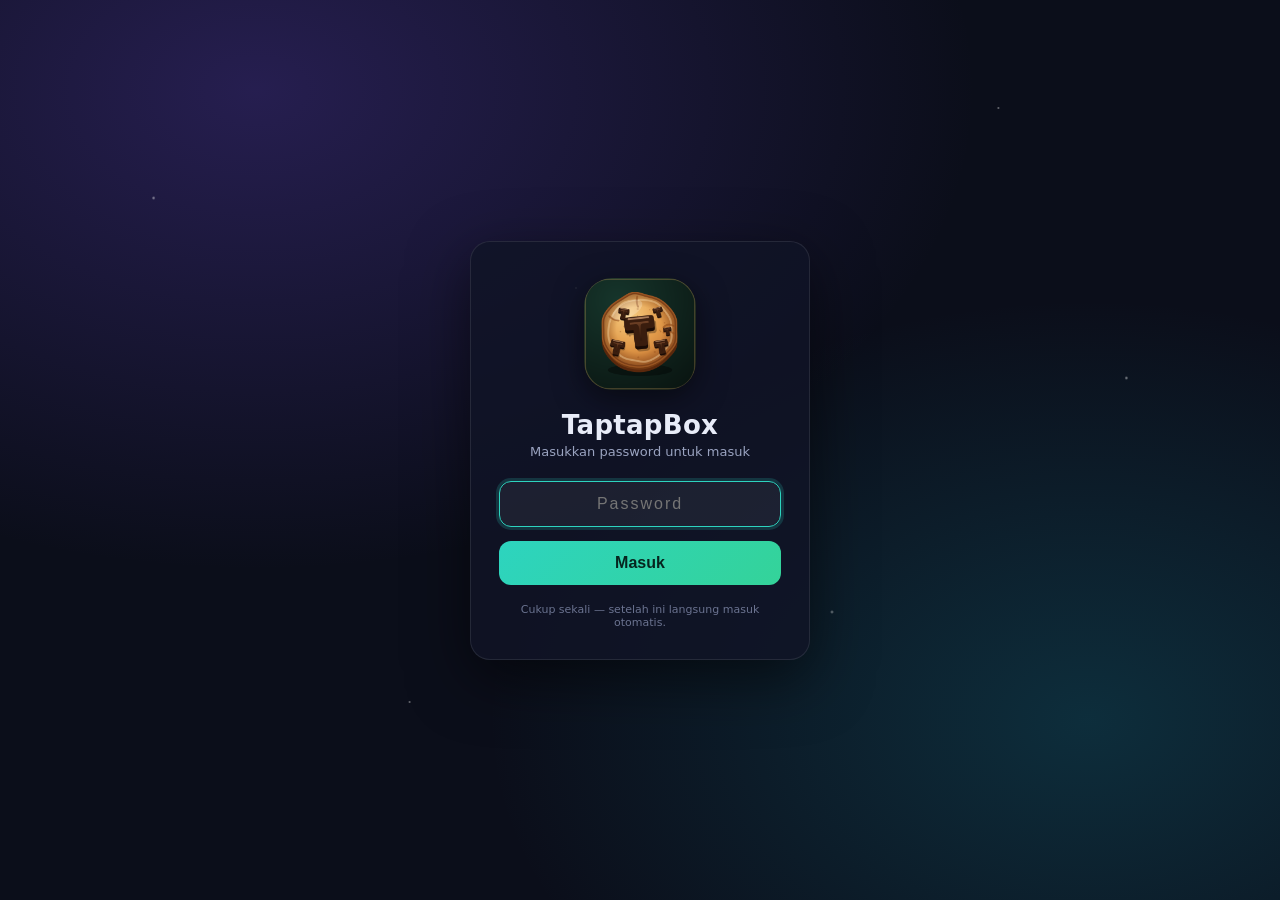
<file: webui/login.html>
<!DOCTYPE html>
<html lang="id">
<head>
<meta charset="utf-8">
<meta name="viewport" content="width=device-width, initial-scale=1, maximum-scale=1">
<meta name="theme-color" content="#0b0e1a">
<title>Masuk — TaptapBox</title>
<link rel="icon" href="icons/icon-192.png">
<style>
  * { box-sizing: border-box; margin: 0; padding: 0; }
  html, body { height: 100%; }
  body {
    font-family: system-ui, -apple-system, "Segoe UI", Roboto, sans-serif;
    color: #e8ecf8;
    display: flex; align-items: center; justify-content: center;
    background:
      radial-gradient(1200px 800px at 20% 10%, rgba(88,60,180,.35), transparent 60%),
      radial-gradient(1000px 700px at 85% 80%, rgba(20,140,160,.25), transparent 60%),
      #0b0e1a;
    min-height: 100vh; padding: 24px;
  }
  body::before {
    content: ""; position: fixed; inset: 0; pointer-events: none; opacity: .5;
    background-image:
      radial-gradient(2px 2px at 12% 22%, #fff, transparent),
      radial-gradient(1.5px 1.5px at 78% 12%, #fff, transparent),
      radial-gradient(2px 2px at 65% 68%, #fff, transparent),
      radial-gradient(1.5px 1.5px at 32% 78%, #fff, transparent),
      radial-gradient(2px 2px at 88% 42%, #fff, transparent),
      radial-gradient(1.5px 1.5px at 45% 32%, #fff, transparent);
  }
  .box {
    position: relative; width: 100%; max-width: 340px; text-align: center;
    background: rgba(16,20,38,.82); border: 1px solid rgba(255,255,255,.09);
    border-radius: 20px; padding: 36px 28px 30px;
    box-shadow: 0 18px 60px rgba(0,0,0,.55);
  }
  .logo { width: 112px; height: 112px; border-radius: 28px; box-shadow: 0 8px 30px rgba(0,0,0,.5); }
  h1 { font-size: 26px; font-weight: 700; margin: 16px 0 4px; letter-spacing: .3px; }
  h1 .go { color: #34d399; }
  .sub { color: #9aa3c0; font-size: 13px; margin-bottom: 22px; }
  input {
    width: 100%; padding: 13px 15px; font-size: 16px; color: #e8ecf8;
    background: rgba(255,255,255,.06); border: 1px solid rgba(255,255,255,.14);
    border-radius: 12px; outline: none; text-align: center; letter-spacing: 2px;
  }
  input:focus { border-color: #2dd4bf; box-shadow: 0 0 0 3px rgba(45,212,191,.18); }
  button {
    width: 100%; margin-top: 14px; padding: 13px; font-size: 16px; font-weight: 700;
    color: #06251f; background: linear-gradient(135deg, #2dd4bf, #34d399);
    border: 0; border-radius: 12px; cursor: pointer;
  }
  button:active { transform: scale(.98); }
  button:disabled { opacity: .6; }
  .err {
    display: none; margin-top: 12px; font-size: 13px; color: #ff8a8a;
    background: rgba(255,80,80,.1); border: 1px solid rgba(255,80,80,.3);
    border-radius: 10px; padding: 9px;
  }
  .err.show { display: block; animation: shake .3s; }
  @keyframes shake { 25% { transform: translateX(-5px); } 75% { transform: translateX(5px); } }
  .foot { margin-top: 18px; font-size: 11px; color: #6b7390; }
</style>
</head>
<body>
  <div class="box">
    <img class="logo" src="icons/icon-192.png" alt="TaptapBox">
    <h1>TaptapBox</h1>
    <div class="sub">Masukkan password untuk masuk</div>
    <form id="f" autocomplete="off">
      <input id="p" type="password" placeholder="Password" autocomplete="current-password">
      <button id="b" type="submit">Masuk</button>
    </form>
    <div class="err" id="e">Password salah, coba lagi.</div>
    <div class="foot">Cukup sekali — setelah ini langsung masuk otomatis.</div>
  </div>
<script>
  var f = document.getElementById('f'), p = document.getElementById('p'),
      b = document.getElementById('b'), e = document.getElementById('e');
  p.focus();
  f.addEventListener('submit', function (ev) {
    ev.preventDefault();
    e.classList.remove('show');
    b.disabled = true; b.textContent = 'Memeriksa…';
    fetch('/api/login', {
      method: 'POST',
      headers: { 'Content-Type': 'application/json' },
      body: JSON.stringify({ password: p.value })
    }).then(function (r) {
      if (r.ok) { location.href = '/taptapbox/'; return; }
      throw 0;
    }).catch(function () {
      e.classList.add('show');
      b.disabled = false; b.textContent = 'Masuk';
      p.select();
    });
  });
</script>
</body>
</html>
</file>
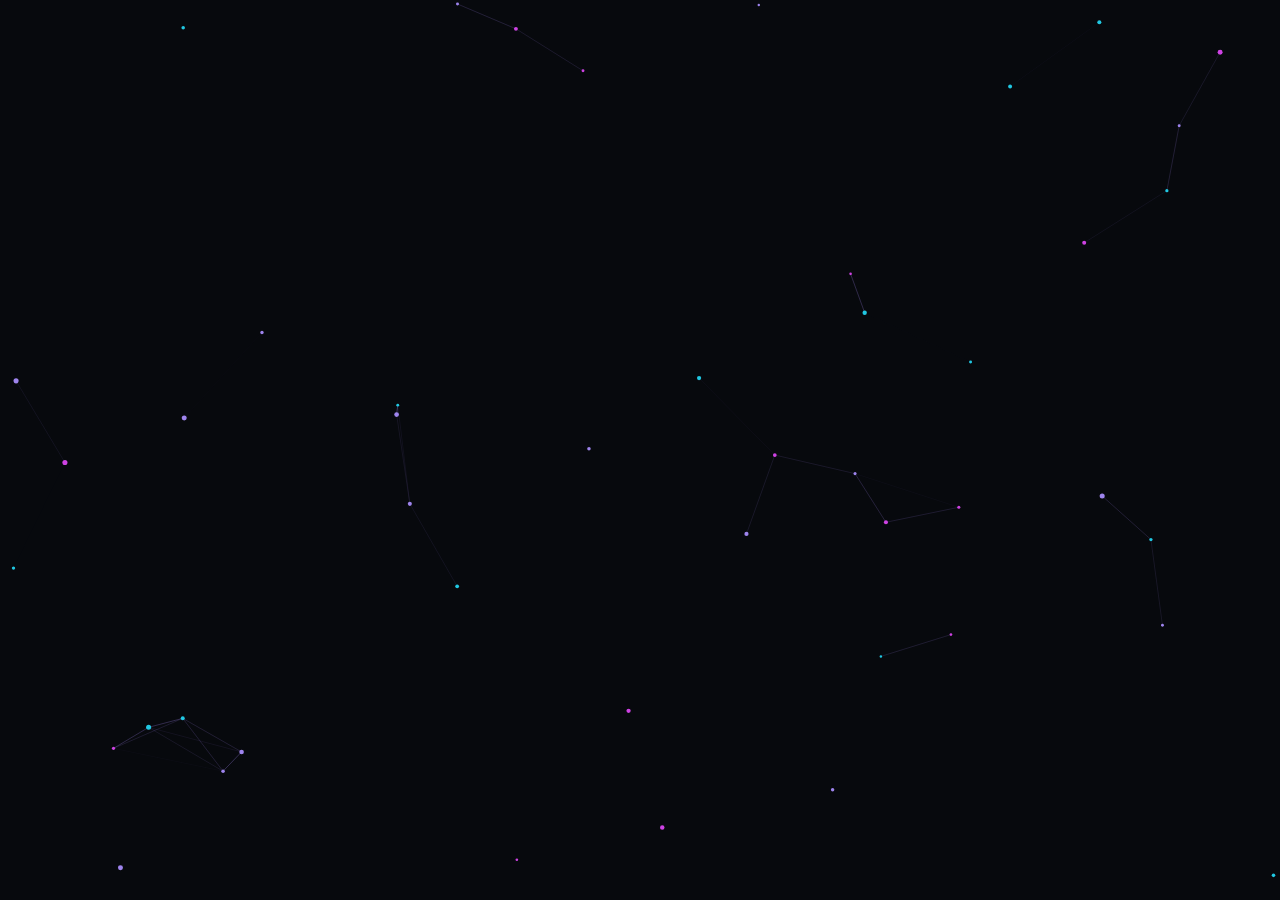
<file: webui/animasi/1. jaringan saraf ai.html>
<!DOCTYPE html>
<html lang="id" class="dark">
<head>
<meta charset="utf-8">
<meta name="viewport" content="width=device-width, initial-scale=1, maximum-scale=1, user-scalable=no">
<title>Jaringan Saraf AI</title>
<style>
  html,body{margin:0;padding:0;height:100%;background:#07090d;overflow:hidden}
  #fxwrap{position:fixed;inset:0}
  #leaves-canvas{display:block;width:100%;height:100%}
</style>
</head>
<body>
<div id="fxwrap"><canvas id="leaves-canvas"></canvas></div>
<script>
    const canvas = document.getElementById('leaves-canvas');
    const ctx = canvas.getContext('2d');
    const rnd = (a, b) => a + Math.random() * (b - a);
    const TAU = Math.PI * 2;
    let W = 0, H = 0;
    function resizeCanvas() {
        const dpr = Math.min(window.devicePixelRatio || 1, 2);
        const box = canvas.parentElement;
        W = box.clientWidth || window.innerWidth;
        H = box.clientHeight || window.innerHeight;
        canvas.style.width = '100%';
        canvas.style.height = '100%';
        canvas.width = W * dpr;
        canvas.height = H * dpr;
        ctx.setTransform(dpr, 0, 0, dpr, 0, 0);
    }
    resizeCanvas();
    const density = () => Math.min(1, W / 900 + 0.4);

    // --- Bentuk partikel jatuh -------------------------------------------
    const shape = {
        leaf(s) {
            ctx.beginPath(); ctx.moveTo(0, -s);
            ctx.bezierCurveTo(s * .7, -s * .5, s * .7, s * .5, 0, s);
            ctx.bezierCurveTo(-s * .7, s * .5, -s * .7, -s * .5, 0, -s);
            ctx.fill();
            ctx.strokeStyle = 'rgba(0,0,0,.2)'; ctx.lineWidth = .8;
            ctx.beginPath(); ctx.moveTo(0, -s); ctx.lineTo(0, s * 1.1); ctx.stroke();
        },
        petal(s) {
            ctx.beginPath(); ctx.moveTo(0, -s);
            ctx.bezierCurveTo(s, -s * .6, s * .9, s * .8, 0, s);
            ctx.bezierCurveTo(-s * .9, s * .8, -s, -s * .6, 0, -s);
            ctx.fill();
        },
        feather(s, dark) {
            ctx.beginPath(); ctx.moveTo(0, -s);
            ctx.bezierCurveTo(s * .38, -s * .6, s * .34, s * .4, 0, s);
            ctx.bezierCurveTo(-s * .34, s * .4, -s * .38, -s * .6, 0, -s);
            ctx.fill();
            ctx.strokeStyle = dark ? 'rgba(255,255,255,.7)' : 'rgba(70,90,130,.55)'; ctx.lineWidth = .9;
            ctx.beginPath(); ctx.moveTo(0, -s); ctx.lineTo(0, s * 1.25);
            for (let i = -2; i <= 2; i++) {
                const y = i * s * .28;
                ctx.moveTo(0, y); ctx.lineTo(s * .28, y - s * .2);
                ctx.moveTo(0, y); ctx.lineTo(-s * .28, y - s * .2);
            }
            ctx.stroke();
        }
    };

    function fall(o) {
        const n = Math.round(o.n * density());
        const mk = init => ({
            x: rnd(0, W), y: init ? rnd(-40, H) : rnd(-60, -10),
            s: rnd(o.s[0], o.s[1]), vy: rnd(o.vy[0], o.vy[1]), sw: rnd(o.sw[0], o.sw[1]),
            ph: rnd(0, TAU), sp: rnd(.012, .03), rot: rnd(0, TAU), vr: rnd(-.02, .02),
            fl: rnd(0, TAU), vf: rnd(.02, .06), a: rnd(.65, .95),
            c: o.pal[(Math.random() * o.pal.length) | 0]
        });
        const P = Array.from({ length: n }, () => mk(true));
        return dark => {
            for (const p of P) {
                p.y += p.vy; p.ph += p.sp; p.x += Math.sin(p.ph) * p.sw; p.rot += p.vr; p.fl += p.vf;
                if (p.y > H + 40) Object.assign(p, mk(false));
                ctx.save();
                ctx.translate(p.x, p.y);
                ctx.rotate(p.rot + Math.sin(p.ph) * .35);
                if (o.flip) ctx.scale(Math.cos(p.fl), 1);
                if (o.shadow && !dark) { ctx.shadowColor = 'rgba(60,80,120,.35)'; ctx.shadowBlur = 5; }
                ctx.globalAlpha = p.a; ctx.fillStyle = p.c;
                shape[o.shape](p.s, dark);
                ctx.restore();
            }
        };
    }

    function snow() {
        const P = Array.from({ length: Math.round(90 * density()) }, () => {
            const r = rnd(1, 3.8);
            return { x: rnd(0, W), y: rnd(0, H), r, vy: .4 + r * .28, ph: rnd(0, TAU) };
        });
        return dark => {
            ctx.fillStyle = dark ? '#fff' : '#7fb2f0';
            for (const p of P) {
                p.y += p.vy; p.ph += .015; p.x += Math.sin(p.ph) * .5 + .15;
                if (p.y > H + 5) { p.y = -5; p.x = rnd(0, W); }
                if (p.x > W + 5) p.x = -5;
                ctx.globalAlpha = .35 + p.r / 6;
                ctx.beginPath(); ctx.arc(p.x, p.y, p.r, 0, TAU); ctx.fill();
            }
            ctx.globalAlpha = 1;
        };
    }

    function rain() {
        const mk = init => ({ x: rnd(0, W + 60), y: init ? rnd(-H, H) : rnd(-80, 0), l: rnd(10, 22), v: rnd(13, 20) });
        const P = Array.from({ length: Math.round(140 * density()) }, () => mk(true));
        const R = [];
        return dark => {
            ctx.strokeStyle = dark ? 'rgba(170,210,255,.55)' : 'rgba(40,100,190,.5)';
            ctx.lineWidth = 1.1; ctx.lineCap = 'round';
            ctx.beginPath();
            for (const p of P) {
                p.y += p.v; p.x -= p.v * .12;
                ctx.moveTo(p.x, p.y); ctx.lineTo(p.x + p.l * .12, p.y - p.l);
                if (p.y > H) {
                    if (Math.random() < .35 && R.length < 30) R.push({ x: p.x, y: H - rnd(3, 40), r: 1, a: .5 });
                    Object.assign(p, mk(false));
                }
            }
            ctx.stroke();
            for (let i = R.length - 1; i >= 0; i--) {
                const q = R[i]; q.r += .5; q.a -= .02;
                if (q.a <= 0) { R.splice(i, 1); continue; }
                ctx.globalAlpha = q.a;
                ctx.beginPath(); ctx.ellipse(q.x, q.y, q.r * 2, q.r * .7, 0, 0, TAU); ctx.stroke();
            }
            ctx.globalAlpha = 1;
        };
    }

    function meteor() {
        const S = Array.from({ length: 55 }, () => ({ x: rnd(0, W), y: rnd(0, H * .8), r: rnd(.5, 1.4), ph: rnd(0, TAU) }));
        const M = [];
        return dark => {
            ctx.fillStyle = dark ? '#fff' : '#5a78c8';
            for (const s of S) {
                s.ph += .03; ctx.globalAlpha = .25 + .35 * Math.abs(Math.sin(s.ph));
                ctx.beginPath(); ctx.arc(s.x, s.y, s.r, 0, TAU); ctx.fill();
            }
            if (M.length < 4 && Math.random() < .018) M.push({ x: rnd(W * .3, W * 1.1), y: rnd(-40, H * .3), vx: -rnd(7, 11), vy: rnd(4, 7), l: rnd(110, 190) });
            const c = dark ? '255,255,255' : '60,90,190';
            for (let i = M.length - 1; i >= 0; i--) {
                const m = M[i]; m.x += m.vx; m.y += m.vy;
                if (m.x < -250 || m.y > H + 250) { M.splice(i, 1); continue; }
                const d = Math.hypot(m.vx, m.vy), tx = m.x - m.vx / d * m.l, ty = m.y - m.vy / d * m.l;
                const g = ctx.createLinearGradient(m.x, m.y, tx, ty);
                g.addColorStop(0, 'rgba(' + c + ',.95)'); g.addColorStop(1, 'rgba(' + c + ',0)');
                ctx.globalAlpha = 1; ctx.strokeStyle = g; ctx.lineWidth = 2; ctx.lineCap = 'round';
                ctx.beginPath(); ctx.moveTo(m.x, m.y); ctx.lineTo(tx, ty); ctx.stroke();
                ctx.fillStyle = 'rgb(' + c + ')'; ctx.beginPath(); ctx.arc(m.x, m.y, 2.2, 0, TAU); ctx.fill();
            }
            ctx.globalAlpha = 1;
        };
    }

    function fireflies() {
        const P = Array.from({ length: Math.round(32 * density()) }, () => ({ x: rnd(0, W), y: rnd(0, H), a: rnd(0, TAU), v: rnd(.2, .6), ph: rnd(0, TAU), r: rnd(2, 4.5) }));
        return dark => {
            const c = dark ? '200,255,120' : '230,170,20';
            for (const p of P) {
                p.a += rnd(-.08, .08); p.x += Math.cos(p.a) * p.v; p.y += Math.sin(p.a) * p.v; p.ph += .03;
                if (p.x < -10) p.x = W + 10; if (p.x > W + 10) p.x = -10;
                if (p.y < -10) p.y = H + 10; if (p.y > H + 10) p.y = -10;
                const al = .25 + .6 * Math.abs(Math.sin(p.ph));
                const g = ctx.createRadialGradient(p.x, p.y, 0, p.x, p.y, p.r * 4);
                g.addColorStop(0, 'rgba(' + c + ',' + al + ')'); g.addColorStop(1, 'rgba(' + c + ',0)');
                ctx.fillStyle = g; ctx.beginPath(); ctx.arc(p.x, p.y, p.r * 4, 0, TAU); ctx.fill();
            }
        };
    }

    function neural() {
        const N = Array.from({ length: Math.round(46 * density()) }, () => ({ x: rnd(0, W), y: rnd(0, H), vx: rnd(-.35, .35), vy: rnd(-.35, .35), r: rnd(1.2, 2.6), h: Math.random() }));
        return dark => {
            const c = dark ? '167,139,250' : '109,40,217', L = 120;
            for (const p of N) { p.x += p.vx; p.y += p.vy; if (p.x < 0 || p.x > W) p.vx *= -1; if (p.y < 0 || p.y > H) p.vy *= -1; }
            ctx.lineWidth = 1; ctx.globalAlpha = 1;
            for (let i = 0; i < N.length; i++) for (let j = i + 1; j < N.length; j++) {
                const a = N[i], b = N[j], d = Math.hypot(a.x - b.x, a.y - b.y);
                if (d < L) { ctx.strokeStyle = 'rgba(' + c + ',' + (.38 * (1 - d / L)) + ')'; ctx.beginPath(); ctx.moveTo(a.x, a.y); ctx.lineTo(b.x, b.y); ctx.stroke(); }
            }
            for (const p of N) { ctx.fillStyle = p.h > .66 ? 'rgba(34,211,238,.95)' : p.h > .33 ? 'rgba(217,70,239,.95)' : 'rgba(' + c + ',.95)'; ctx.beginPath(); ctx.arc(p.x, p.y, p.r, 0, TAU); ctx.fill(); }
        };
    }

    function earth(missile) {
        const D2R = Math.PI / 180;
        // Daratan kasar (lon,lat) -> dipakai menyusun titik-titik benua
        const polys = [
            [[-168,66],[-140,70],[-95,72],[-80,70],[-62,60],[-55,50],[-67,45],[-76,35],[-81,25],[-97,26],[-97,18],[-88,15],[-80,8],[-92,14],[-105,20],[-117,32],[-124,40],[-125,49],[-135,58],[-150,60],[-165,62]],
            [[-80,8],[-62,11],[-50,0],[-35,-6],[-40,-22],[-48,-28],[-58,-38],[-66,-46],[-70,-54],[-75,-48],[-72,-30],[-70,-18],[-81,-5]],
            [[-10,36],[-9,43],[-2,48],[5,53],[10,57],[20,60],[30,70],[40,68],[40,55],[30,46],[28,41],[22,37],[12,38],[3,40]],
            [[-17,15],[-10,30],[-5,36],[10,37],[32,31],[43,12],[51,12],[40,-5],[40,-15],[35,-25],[20,-35],[12,-18],[9,-1],[5,5],[-8,5],[-17,12]],
            [[30,46],[40,55],[40,68],[60,73],[100,77],[140,72],[170,68],[160,58],[142,52],[135,35],[122,30],[120,22],[108,10],[100,3],[98,15],[90,22],[80,10],[73,20],[67,25],[57,25],[50,30],[36,36],[30,40]],
            [[35,30],[43,13],[52,16],[58,22],[56,26],[50,30]],
            [[114,-22],[122,-18],[131,-12],[142,-11],[146,-19],[153,-27],[150,-37],[140,-38],[130,-32],[115,-34]],
            [[-55,60],[-45,60],[-20,70],[-20,82],[-60,82],[-70,76]],
            // --- pulau & semenanjung tambahan (Indonesia, Filipina, Jepang, dll.)
            [[95.3,5.5],[97.5,5.2],[100.5,2.5],[103.5,-.5],[106,-3],[105.8,-5.9],[103,-5],[100,-2],[98,.5],[95.8,3.2]],
            [[105.2,-6.8],[106.5,-6],[108.5,-6.5],[111,-6.4],[114.5,-7.7],[114,-8.7],[110,-8.2],[106.5,-7.5]],
            [[109,1.5],[111,2.5],[113,3.2],[116,6.9],[119,5.2],[118.5,1.5],[117.5,-1],[116,-3.8],[114,-4],[111,-3.5],[110,-1.5],[109.2,-.5]],
            [[119.5,-5.5],[120,-3],[119,-.5],[120.5,1.2],[124.8,1.5],[125,.8],[121.8,.3],[123.3,-.8],[121.6,-1.8],[123,-3.8],[122,-5],[120.5,-5.6]],
            [[131,-.8],[134,-.8],[138,-1.7],[141,-2.6],[145,-4.5],[147.5,-6.2],[150.5,-10.5],[147,-10],[143.5,-8.2],[141,-9.1],[138,-8.2],[137,-5],[134,-4],[132.5,-3]],
            [[120.5,18.5],[122.2,18.4],[122.2,16],[121.7,14.3],[124,13],[124.1,12.6],[122,13.2],[120.8,14.2],[120,16],[120.3,17.5]],
            [[122,7.5],[123.5,8.6],[125.5,9.8],[126.5,7.5],[126,6],[124.5,6.2],[122.5,6.8]],
            [[122,11.8],[123.5,11.5],[125,12.5],[125.5,10.5],[124.5,10],[123,9.2],[122.5,10.2]],
            [[130.9,34],[133,34.4],[135,34.6],[136.8,34.3],[139.8,35],[140.9,36.5],[141.5,38.5],[141.9,40.5],[140.3,41],[139.8,39.5],[139,38],[137.2,37],[136,36],[133,35.5],[131.5,34.8]],
            [[140,41.6],[141.5,42.3],[143.3,42],[145.5,43.3],[144,44.2],[141.8,45.4],[141.3,43.4],[140.3,43]],
            [[129.8,33],[131.5,33.8],[131.8,32],[131,31.2],[130.2,31.3],[129.8,32.5]],
            [[132.5,33.8],[134.5,34],[134.3,33.4],[133,32.8]],
            [[-5.5,50],[1.3,51.2],[1.7,52.8],[-.3,54],[-1.8,57.5],[-3,58.6],[-5.5,58.5],[-6,56.5],[-4.8,54.7],[-3,53.4],[-4.5,51.7]],
            [[-10,51.7],[-6,52],[-6,54.5],[-8,55.3],[-10,54]],
            [[-24,65.5],[-22,66.4],[-15,66.3],[-13.5,65],[-18,63.4],[-22.5,63.8]],
            [[172.7,-34.5],[174.5,-36],[178,-37.7],[176.8,-39.8],[175,-41.5],[174.5,-39.5],[173.2,-37.5]],
            [[172.7,-40.5],[174.3,-41.7],[172,-43.5],[170.5,-45.8],[167,-46],[166.5,-45],[170.5,-42.8]],
            [[49.3,-12],[50.4,-15.5],[49.5,-18],[47.2,-25],[45,-25.3],[43.7,-23.5],[44.3,-20.5],[44,-17],[46.5,-15.5]],
            [[79.8,9.5],[81.8,7.5],[81.2,6],[80,6],[79.8,7.5]],
            [[121,25],[122,24.5],[121,22],[120.2,22.8],[120.5,24.5]],
            [[-85,22],[-83,23],[-79,22.8],[-74.2,20.2],[-77.5,19.8],[-81,22.2]],
            [[-74.5,18.5],[-72,19.9],[-68.4,18.7],[-70,18.2],[-72,17.9]],
            [[-80,73.5],[-72,71.5],[-68,70],[-62,66.5],[-65,62.5],[-74,64.5],[-78,66],[-90,70.5],[-85,73]],
            [[144.7,-40.8],[148.3,-40.9],[148,-43],[146.5,-43.6]],
            [[142,54],[143.2,53],[143.5,49],[142.2,46],[142,50]],
            [[100.2,6.5],[102,6.2],[103.5,4.5],[104.2,1.4],[103,1.5],[101,3],[100,5]],
            [[102,12.5],[105,8.6],[106.8,10.3],[109.3,11.5],[108,15],[105,14],[102.5,13.5]],
            [[156,51],[158,52.5],[160,54.5],[162,56],[163.5,59],[160,61],[157,60.5],[156,57],[155.8,54]],
            [[5,58.5],[5.5,62],[10,64.5],[14,68],[18,70],[25,71],[30,70],[29,67],[25,65],[21.5,63],[17.5,62],[19,60],[17,57.5],[14,55.5],[12.5,56],[11,59],[8,58]]
        ];
        const inPoly = (lon, lat, P) => {
            let c = false;
            for (let i = 0, j = P.length - 1; i < P.length; j = i++) {
                const xi = P[i][0], yi = P[i][1], xj = P[j][0], yj = P[j][1];
                if ((yi > lat) !== (yj > lat) && lon < (xj - xi) * (lat - yi) / (yj - yi) + xi) c = !c;
            }
            return c;
        };
        const hue2 = h => h < .5 ? [139 + 97 * h * 2, 92 - 20 * h * 2, 246 - 93 * h * 2] : [236 + 15 * (h - .5) * 2, 72 + 74 * (h - .5) * 2, 153 - 93 * (h - .5) * 2];
        const hue = h => h < .5
            ? [34 + 105 * h * 2, 211 - 119 * h * 2, 238 + 8 * h * 2]
            : [139 + 97 * (h - .5) * 2, 92 - 20 * (h - .5) * 2, 246 - 93 * (h - .5) * 2];
        const land = [];
        for (let lat = -80; lat <= 82; lat += 4) {
            const n = Math.max(1, Math.round(95 * Math.cos(lat * D2R)));
            for (let k = 0; k < n; k++) {
                const lon = -180 + 360 * k / n;
                if (polys.some(P => inPoly(lon, lat, P))) {
                    const c = hue((lon + 180) / 360).map(v => v | 0);
                    const c2 = hue2((lon + 180) / 360).map(v => v | 0);
                    land.push({ lat: lat * D2R, lon: lon * D2R, cd: 'rgb(' + c + ')', cl: 'rgb(' + c.map(v => (v * .55) | 0) + ')', cm: 'rgb(' + c2 + ')' });
                }
            }
        }
        const vec = (la, lo) => { la *= D2R; lo *= D2R; return [Math.cos(la) * Math.sin(lo), Math.sin(la), Math.cos(la) * Math.cos(lo)]; };
        const cities = [[37.8,-122.4],[40.7,-74],[51.5,-.1],[48.9,2.3],[25.2,55.3],[19.1,72.9],[1.35,103.8],[-6.2,106.8],[35.7,139.7],[-33.9,151.2],[-23.5,-46.6],[6.5,3.4],[30,31.2],[55.7,37.6]].map(c => vec(c[0], c[1]));
        const newArc = () => {
            const pick = () => {
                if (!missile) return cities[(Math.random() * cities.length) | 0];
                const la = Math.asin(rnd(-.75, .75)), lo = -rot - .45 + rnd(-.95, .95);
                return [Math.cos(la) * Math.sin(lo), Math.sin(la), Math.cos(la) * Math.cos(lo)];
            };
            const a = pick(); let b, ang;
            do { b = pick(); ang = Math.acos(Math.max(-1, Math.min(1, a[0]*b[0] + a[1]*b[1] + a[2]*b[2]))); } while (b === a || (missile && (ang < .5 || ang > 1.7)));
            return { a, b, ang, t: missile ? -rnd(0, .3) : -rnd(0, 1), sp: rnd(.006, .012) };
        };
        const arcs = [], nArcs = missile ? 3 : 6;
        const booms = [], sparks = [];
        const FIRE = [[4.2, [[0, 'rgba(255,160,60,.35)'], [.5, 'rgba(217,70,239,.22)'], [1, 'rgba(217,70,239,0)']]], [2, [[0, 'rgba(255,200,90,.85)'], [.45, 'rgba(255,100,40,.6)'], [1, 'rgba(217,70,239,0)']]], [1, [[0, '#fff'], [.35, 'rgba(255,240,170,.9)'], [1, 'rgba(255,200,90,0)']]]];
        const mkBoom = v => ({ v, age: 0,
            st: Array.from({ length: 16 }, (_, i) => ({ s: (i + .5) / 16, ox: rnd(-1, 1), ph: rnd(0, TAU), z: rnd(.8, 1.25) })),
            cp: Array.from({ length: 38 }, (_, j) => ({ f: j / 38 * TAU + rnd(-.1, .1), rho: rnd(.35, 1), z: rnd(.8, 1.3) })),
            dp: Array.from({ length: 14 }, (_, k) => ({ th: k / 14 * TAU + rnd(-.2, .2), z: rnd(.8, 1.4), sp: rnd(.7, 1.1) })),
            fb: Array.from({ length: 12 }, () => ({ a: rnd(0, TAU), d: rnd(.2, 1), z: rnd(.8, 1.3) })) });
        const drawRocket = (hx, hy, ang, sc) => {
            ctx.save(); ctx.translate(hx, hy); ctx.rotate(ang); ctx.scale(sc, sc);
            // halo cahaya
            const g5 = ctx.createRadialGradient(0, 0, 0, 0, 0, 16);
            g5.addColorStop(0, 'rgba(140,235,255,.35)'); g5.addColorStop(1, 'rgba(140,235,255,0)');
            ctx.fillStyle = g5; ctx.beginPath(); ctx.arc(0, 0, 16, 0, TAU); ctx.fill();
            // api mesin berlapis (berkedip)
            const fl = 10 + 5 * Math.abs(Math.sin(tm * .7 + hx)) + rnd(0, 2.5);
            const flame = (len, wd, col) => { ctx.fillStyle = col; ctx.beginPath(); ctx.moveTo(-11, -wd); ctx.quadraticCurveTo(-11 - len * .55, -wd * 1.25, -11 - len, 0); ctx.quadraticCurveTo(-11 - len * .55, wd * 1.25, -11, wd); ctx.closePath(); ctx.fill(); };
            flame(fl * 1.25, 3.4, 'rgba(217,70,239,.55)'); flame(fl, 2.8, 'rgba(255,110,40,.9)'); flame(fl * .7, 1.9, 'rgba(255,205,100,.95)'); flame(fl * .4, 1, '#fff');
            ctx.globalCompositeOperation = 'source-over';
            // nozzle
            ctx.fillStyle = '#343a63'; ctx.beginPath(); ctx.moveTo(-9, -2.4); ctx.lineTo(-11.6, -3.3); ctx.lineTo(-11.6, 3.3); ctx.lineTo(-9, 2.4); ctx.closePath(); ctx.fill();
            // sirip bergradasi pink -> ungu
            for (const sg of [-1, 1]) {
                const gf = ctx.createLinearGradient(0, 0, -10, sg * 9); gf.addColorStop(0, '#ff7ab8'); gf.addColorStop(1, '#a21caf');
                ctx.fillStyle = gf; ctx.beginPath(); ctx.moveTo(-1.5, sg * 3.4); ctx.lineTo(-9.5, sg * 9.5); ctx.lineTo(-11, sg * 8.6); ctx.lineTo(-8.5, sg * 3.4); ctx.closePath(); ctx.fill();
            }
            // badan metalik
            const gb = ctx.createLinearGradient(0, -4.2, 0, 4.2); gb.addColorStop(0, '#ffffff'); gb.addColorStop(.5, '#dfe6ff'); gb.addColorStop(1, '#8d98d8');
            ctx.fillStyle = gb; ctx.beginPath(); ctx.moveTo(13, 0); ctx.bezierCurveTo(9, -4.4, 3, -4.2, -9, -3.7); ctx.lineTo(-9, 3.7); ctx.bezierCurveTo(3, 4.2, 9, 4.4, 13, 0); ctx.closePath(); ctx.fill();
            // hidung violet
            const gn = ctx.createLinearGradient(0, -4, 0, 4); gn.addColorStop(0, '#c4b5fd'); gn.addColorStop(1, '#7c3aed');
            ctx.fillStyle = gn; ctx.beginPath(); ctx.moveTo(13, 0); ctx.bezierCurveTo(10.8, -2.7, 8.6, -3.8, 6.2, -4); ctx.lineTo(6.2, 4); ctx.bezierCurveTo(8.6, 3.8, 10.8, 2.7, 13, 0); ctx.closePath(); ctx.fill();
            // strip cyan + jendela
            ctx.fillStyle = 'rgba(34,211,238,.95)'; ctx.fillRect(-4.6, -3.95, 2, 7.9);
            const gw = ctx.createRadialGradient(1.4, -.6, .2, 2, 0, 2.6); gw.addColorStop(0, '#e0fbff'); gw.addColorStop(1, '#0ea5e9');
            ctx.fillStyle = gw; ctx.beginPath(); ctx.arc(2, 0, 2.2, 0, TAU); ctx.fill();
            ctx.strokeStyle = 'rgba(40,50,110,.6)'; ctx.lineWidth = .6; ctx.stroke();
            ctx.restore();
        };
        const tilt = 20 * D2R, ct = Math.cos(tilt), st = Math.sin(tilt);
        let rot = 0, sat = 0, tm = 0, tx = 0, ty = 0, tz = 0, last = 0;
        // ===== Bumi realistis (hanya mode roket): tekstur samudra/benua/awan -> dipetakan ke bola per piksel =====
        const TW = 720, TH = 360;
        const buildTex = () => {
            const mkc = () => { const c = document.createElement('canvas'); c.width = TW; c.height = TH; return c; };
            let seed = 20260; const sr = () => (seed = seed * 16807 % 2147483647) / 2147483647;
            const X = lo => (lo + 180) / 360 * TW, Y = la => (90 - la) / 180 * TH;
            const organic = P => {
                let pts = P.map(a => [a[0], a[1]]);
                for (let lv = 0; lv < 3; lv++) {
                    const out = [];
                    for (let i = 0; i < pts.length; i++) {
                        const a = pts[i], b = pts[(i + 1) % pts.length], amp = Math.min(3, Math.hypot(b[0] - a[0], b[1] - a[1]) * .18);
                        out.push(a, [(a[0] + b[0]) / 2 + (sr() - .5) * amp, (a[1] + b[1]) / 2 + (sr() - .5) * amp]);
                    }
                    pts = out;
                }
                return pts;
            };
            const PO = polys.map(organic);
            const trace = (c, pts) => { pts.forEach((p, i) => i ? c.lineTo(X(p[0]), Y(p[1])) : c.moveTo(X(p[0]), Y(p[1]))); c.closePath(); };
            // mask daratan (+ es kutub)
            const m2 = mkc().getContext('2d'); m2.fillStyle = '#000'; m2.fillRect(0, 0, TW, TH); m2.fillStyle = '#fff';
            m2.beginPath(); PO.forEach(p => trace(m2, p)); m2.fill(); m2.fillRect(0, Y(-67), TW, TH); m2.fillRect(0, 0, TW, Y(80));
            const md = m2.getImageData(0, 0, TW, TH).data, landA = new Uint8Array(TW * TH), lightsA = new Uint8Array(TW * TH);
            for (let i = 0; i < TW * TH; i++) if (md[i * 4] > 127) { landA[i] = 1; const la = 90 - ((i / TW) | 0) / TH * 180; if (la > -55 && la < 68 && sr() < .011) lightsA[i] = 255; }
            // warna
            const c = mkc().getContext('2d');
            let g = c.createLinearGradient(0, 0, 0, TH); g.addColorStop(0, '#0a2a5e'); g.addColorStop(.5, '#0d4a9a'); g.addColorStop(1, '#0a2a5e');
            c.fillStyle = g; c.fillRect(0, 0, TW, TH); c.lineJoin = 'round';
            for (const sw of [[5, 'rgba(60,160,225,.3)'], [2.5, 'rgba(110,205,240,.5)']]) { c.lineWidth = sw[0]; c.strokeStyle = sw[1]; c.beginPath(); PO.forEach(p => trace(c, p)); c.stroke(); }
            g = c.createLinearGradient(0, 0, 0, TH);
            [[0, '#dfe9ef'], [.14, '#6f8c5c'], [.32, '#4f8f45'], [.5, '#3d8a3a'], [.68, '#7c8e48'], [.88, '#6f8c5c'], [1, '#e8eef2']].forEach(s => g.addColorStop(s[0], s[1]));
            c.fillStyle = g; c.beginPath(); PO.forEach(p => trace(c, p)); c.fill();
            c.save(); c.beginPath(); PO.forEach(p => trace(c, p)); c.clip();
            const blob = (lo, la, r, rgb) => { const x = X(lo), y = Y(la), rr = r * TW / 360, gr = c.createRadialGradient(x, y, 0, x, y, rr); gr.addColorStop(0, 'rgba(' + rgb + ',.9)'); gr.addColorStop(1, 'rgba(' + rgb + ',0)'); c.fillStyle = gr; c.fillRect(x - rr, y - rr, rr * 2, rr * 2); };
            [[10, 24, 36], [45, 24, 22], [134, -25, 26], [100, 42, 20], [-112, 36, 14], [68, 30, 14], [20, -24, 12]].forEach(d => blob(d[0], d[1], d[2], '222,184,110'));
            [[-62, -4, 22], [22, 0, 18], [105, 10, 14], [-75, 6, 10]].forEach(d => blob(d[0], d[1], d[2], '28,104,48'));
            c.fillStyle = 'rgba(245,250,255,.95)'; c.beginPath(); trace(c, PO[7]); c.fill();
            c.restore();
            c.fillStyle = '#eef4f9';
            c.beginPath(); c.moveTo(0, TH); for (let x = 0; x <= TW; x += 8) c.lineTo(x, Y(-67) + Math.sin(x * .06) * 3 + (sr() - .5) * 3); c.lineTo(TW, TH); c.closePath(); c.fill();
            c.beginPath(); c.moveTo(0, 0); for (let x = 0; x <= TW; x += 8) c.lineTo(x, Y(80) + Math.sin(x * .05 + 1) * 4 + (sr() - .5) * 3); c.lineTo(TW, 0); c.closePath(); c.fill();
            const tex = c.getImageData(0, 0, TW, TH).data;
            // awan: fbm value-noise (menyambung di bujur)
            const oct = [[8, 4, .5], [16, 8, .27], [32, 16, .14], [64, 32, .09]].map(o => { const a = new Float32Array(o[0] * o[1]); for (let i = 0; i < a.length; i++) a[i] = sr(); return { cx: o[0], cy: o[1], w: o[2], a }; });
            const cloudA = new Uint8Array(TW * TH);
            for (let y = 0; y < TH; y++) for (let x = 0; x < TW; x++) {
                let v = 0;
                for (const o of oct) {
                    const fx = x / TW * o.cx, fy = y / TH * (o.cy - 1), ix = Math.floor(fx), iy = Math.floor(fy), tx2 = fx - ix, ty2 = fy - iy;
                    const sx = tx2 * tx2 * (3 - 2 * tx2), sy = ty2 * ty2 * (3 - 2 * ty2), x0 = ix % o.cx, x1 = (ix + 1) % o.cx, y1 = Math.min(o.cy - 1, iy + 1);
                    const a = o.a[iy * o.cx + x0], b = o.a[iy * o.cx + x1], c2 = o.a[y1 * o.cx + x0], d = o.a[y1 * o.cx + x1];
                    v += o.w * (a + (b - a) * sx + (c2 - a) * sy + (a - b - c2 + d) * sx * sy);
                }
                const s = Math.max(0, Math.min(1, (v - .56) / .2));
                cloudA[y * TW + x] = s * s * (3 - 2 * s) * 255;
            }
            return { tex, cloud: cloudA, lights: lightsA, land: landA };
        };
        const label = (cx, cy, R) => {
            const y = cy + R * 1.38 + 18, w = 54;
            ctx.save(); ctx.textAlign = 'center'; ctx.textBaseline = 'middle';
            ctx.font = '700 12px -apple-system, system-ui, sans-serif';
            if ('letterSpacing' in ctx) ctx.letterSpacing = '3px';
            const g = ctx.createLinearGradient(cx - w, 0, cx + w, 0); g.addColorStop(0, '#22d3ee'); g.addColorStop(.5, '#a78bfa'); g.addColorStop(1, '#f0abfc');
            ctx.shadowColor = 'rgba(167,139,250,.8)'; ctx.shadowBlur = 10; ctx.fillStyle = g;
            ctx.fillText('ZENGOBOX', cx + 1.5, y);
            ctx.shadowBlur = 0;
            ctx.strokeStyle = 'rgba(167,139,250,' + (.25 + .35 * (.5 + .5 * Math.sin(tm * .05))) + ')'; ctx.lineWidth = 1;
            ctx.beginPath(); ctx.moveTo(cx - w, y + 11); ctx.lineTo(cx + w, y + 11); ctx.stroke();
            ctx.restore();
        };
const STOPS_D = [[1, [255, 250, 235]], [.85, [255, 222, 130]], [.7, [255, 170, 70]], [.55, [255, 208, 165]], [.4, [250, 240, 236]], [.25, [246, 246, 249]], [.1, [238, 240, 246]], [0, [228, 232, 240]]];
        const STOPS_L = [[1, [255, 245, 210]], [.85, [255, 205, 100]], [.7, [255, 150, 50]], [.55, [190, 170, 160]], [.4, [150, 150, 160]], [.25, [130, 132, 145]], [.1, [115, 118, 132]], [0, [100, 104, 120]]];
        const mkSprites = stops => {
            const ramp = t => { for (let i = 0; i < stops.length - 1; i++) { const a = stops[i], b = stops[i + 1]; if (t <= a[0] && t >= b[0]) { const f = (a[0] - t) / (a[0] - b[0]); return a[1].map((v, k) => Math.round(v + (b[1][k] - v) * f)); } } return stops[stops.length - 1][1]; };
            const col = (v, al) => 'rgba(' + v.map(n => Math.max(0, Math.min(255, n | 0))) + ',' + al + ')';
            return Array.from({ length: 12 }, (_, i) => {
                const c = ramp(i / 11), s = document.createElement('canvas'); s.width = s.height = 64; const x = s.getContext('2d');
                let g = x.createRadialGradient(32, 32, 2, 32, 32, 31); g.addColorStop(0, col(c, .95)); g.addColorStop(.55, col(c, .55)); g.addColorStop(1, col(c, 0)); x.fillStyle = g; x.fillRect(0, 0, 64, 64);
                for (let k = 0; k < 8; k++) {
                    const bx = 14 + Math.random() * 36, by = 14 + Math.random() * 36, br = 6 + Math.random() * 10, v = c.map(n => n + (Math.random() < .5 ? 12 : -22));
                    g = x.createRadialGradient(bx, by, 0, bx, by, br); g.addColorStop(0, col(v, .32)); g.addColorStop(1, col(v, 0)); x.fillStyle = g; x.fillRect(bx - br, by - br, br * 2, br * 2);
                }
                return s;
            });
        };
        const sprites = missile ? mkSprites(STOPS_D) : null, spritesL = missile ? mkSprites(STOPS_L) : null;
        const mush = (b, bx, by, ux, uy, hs, R, dark) => {
            const a = b.age, u = R * .01, ease = t => 1 - Math.pow(1 - Math.max(0, Math.min(1, t)), 3);
            const fade = a > 150 ? Math.max(0, 1 - (a - 150) / 70) : 1;
            const sv = .45 + .55 * hs, Hh = ease(a / 95) * 28 * sv, capR = 2.5 + ease(a / 100) * 15, ro = a * .03, cyc = -Hh * .96;
            const base = ctx.globalCompositeOperation;
            const temp = h => Math.max(0, Math.min(1, h - a / 125));
            const puff = (x, y, r, t, al, add) => { ctx.globalCompositeOperation = add ? base : 'source-over'; ctx.globalAlpha = al; ctx.drawImage((dark ? sprites : spritesL)[Math.max(0, Math.min(11, Math.round(t * 11)))], x - r, y - r, r * 2, r * 2); };
            ctx.save(); ctx.translate(bx, by); ctx.rotate(Math.atan2(uy, ux) + Math.PI / 2); ctx.scale(u, u);
            const A0 = ctx.globalAlpha * fade;
            // debu & puing menyebar di tanah
            for (const d of b.dp) { const rr = ease(a / 90) * 17 * d.sp; puff(Math.cos(d.th) * rr, Math.sin(d.th) * rr * .26 - 1, 4 + ease(a / 80) * 4.5 * d.z, .05 + .03 * d.z, A0 * .5 * Math.min(1, a / 10), false); }
            // bola api awal (sangat panas, additive)
            if (a < 70) for (const f of b.fb) { const rr = ease(a / 28) * 5.5 * f.d; puff(Math.cos(f.a) * rr, -ease(a / 40) * 4 - Math.abs(Math.sin(f.a)) * rr * .8, (2.5 + ease(a / 28) * 5) * f.z, temp(1.05 - f.d * .15), A0 * (1 - a / 70), true); }
            // batang: kolom asap panas bergejolak
            for (const s of b.st) {
                const sy = -s.s * Hh; if (-sy > Hh + 1) continue;
                const wid = 1.6 + ease(a / 70) * 1.6, ox = s.ox * wid * (1 + .35 * Math.sin(a * .06 + s.ph)) + Math.sin(a * .04 + s.ph) * .8, sz = (2.6 + ease(a / 80) * 1.6) * s.z * (1.15 - s.s * .35);
                puff(ox, sy, sz, temp(.62 - s.s * .35 + (1 - s.s) * .25 * Math.max(0, 1 - a / 60)), A0 * .9, a < 40);
            }
            // kepala jamur: cincin pusaran (torus) yang bergulung; sisi bawah lebih panas
            for (const c of b.cp) {
                const ang = c.f + ro, rr = capR * c.rho, under = Math.max(0, Math.sin(ang)), heat = .5 + .35 * (1 - c.rho) + .25 * under;
                puff(Math.cos(ang) * rr * 1.05, cyc + Math.sin(ang) * rr * .5, capR * .3 * c.z * (.7 + .3 * c.rho), temp(heat), A0 * .88, a < 55 && heat > .75);
            }
            // cahaya panas di bawah kepala jamur
            if (a < 90) puff(0, cyc + capR * .25, capR * 1.3, temp(.95), A0 * .35 * (1 - a / 90), true);
            ctx.restore();
        };
        let drawEarth = null;
        if (missile) {
            const T = earth.tex || (earth.tex = buildTex());
            const q = Math.min((typeof window !== 'undefined' && window.devicePixelRatio) || 1, 1.5);
            const N = Math.max(40, Math.ceil(2 * Math.min(W * .3, H * .2) * q)), M = N * N;
            const phiU = new Float32Array(M), rowI = new Uint16Array(M), dayA = new Float32Array(M), spcA = new Float32Array(M), frA = new Float32Array(M), alA = new Uint8ClampedArray(M);
            const ln = Math.hypot(-.55, .45, .7), lx = -.55 / ln, ly = .45 / ln, lz = .7 / ln, hn = Math.hypot(lx, ly, lz + 1);
            for (let py = 0; py < N; py++) for (let px = 0; px < N; px++) {
                const i = py * N + px, u = (px + .5) / N * 2 - 1, v = 1 - (py + .5) / N * 2, r2 = u * u + v * v, edge = Math.min(1, (1 - Math.sqrt(r2)) * N / 2);
                if (edge <= 0) continue;
                alA[i] = edge * 255;
                const z = Math.sqrt(Math.max(0, 1 - r2)), y = v * ct + z * st, zr = -v * st + z * ct;
                phiU[i] = (Math.atan2(u, zr) / TAU + .5) * TW;
                rowI[i] = Math.min(TH - 1, Math.max(0, ((.5 - Math.asin(Math.max(-1, Math.min(1, y))) / Math.PI) * TH) | 0));
                const t = Math.max(0, Math.min(1, (u * lx + v * ly + z * lz + .12) / .5)); dayA[i] = t * t * (3 - 2 * t);
                spcA[i] = Math.pow(Math.max(0, (u * lx + v * ly + z * (lz + 1)) / hn), 70);
                frA[i] = Math.pow(1 - z, 3.2);
            }
            const off = document.createElement('canvas'); off.width = off.height = N;
            const octx = off.getContext('2d'), img = octx.createImageData(N, N), D = img.data;
            drawEarth = (R, cx, cy) => {
                const shift = rot / TAU * TW, shift2 = shift * 1.14 + 40, tex = T.tex, cl = T.cloud, lg = T.lights, mk = T.land;
                for (let i = 0; i < M; i++) {
                    const o = i * 4, a = alA[i];
                    if (a === 0) { D[o + 3] = 0; continue; }
                    let c1 = phiU[i] - shift; c1 -= Math.floor(c1 / TW) * TW;
                    let c2 = phiU[i] - shift2; c2 -= Math.floor(c2 / TW) * TW;
                    const ti = rowI[i] * TW + (c1 | 0), ci = rowI[i] * TW + (c2 | 0), t4 = ti * 4;
                    const day = dayA[i], k = .09 + .91 * day, cv = cl[ci] / 255, land = mk[ti];
                    let r = tex[t4] * k, g = tex[t4 + 1] * k, b = tex[t4 + 2] * k;
                    if (!land) { const sp = spcA[i] * day * (1 - cv * .85) * .9; r += sp * 255; g += sp * 245; b += sp * 235; }
                    else if (day < .5) { const l = lg[ti] / 255 * (1 - day * 2) * (1 - cv * .6); r += l * 255; g += l * 185; b += l * 80; }
                    if (cv > 0) { const cc = (.1 + .95 * day) * 255, w = cv * .88; r += (cc - r) * w; g += (cc - g) * w; b += (cc - b) * w; }
                    const f = frA[i] * (.25 + .75 * day); r += (105 - r) * f; g += (175 - g) * f; b += (255 - b) * f;
                    D[o] = r; D[o + 1] = g; D[o + 2] = b; D[o + 3] = a;
                }
                octx.putImageData(img, 0, 0);
                const ga = ctx.createRadialGradient(cx, cy, R, cx, cy, R * 1.16);
                ga.addColorStop(0, 'rgba(90,170,255,.28)'); ga.addColorStop(1, 'rgba(90,170,255,0)');
                ctx.fillStyle = ga; ctx.beginPath(); ctx.arc(cx, cy, R * 1.16, 0, TAU); ctx.fill();
                ctx.drawImage(off, cx - R, cy - R, 2 * R, 2 * R);
            };
        }
        const stars = Array.from({ length: Math.round(130 * density()) }, () => ({ x: rnd(0, W), y: rnd(0, H), r: rnd(.35, 1.5), ph: rnd(0, TAU), sp: rnd(.01, .04), v: rnd(.02, .12), k: (Math.random() * 4) | 0 }));
        return dark => {
            const R = missile ? Math.min(W * .3, H * .2) : Math.min(W * .27, H * .17), cx = missile ? W * .58 : W / 2, cy = missile ? H * .5 : H * .4;
            const now = performance.now(), dt = last ? Math.min(3, (now - last) / 16.667) : 1; last = now;
            rot += .0035 * dt; sat += .012 * dt; tm += dt;
            while (arcs.length < nArcs) arcs.push(newArc());
            const cyan = dark ? '34,211,238' : '79,70,229';
            // unit vektor -> layar (rotasi bumi + kemiringan sumbu)
            const P = (x, y, z, rad) => {
                const xr = x * Math.cos(rot) + z * Math.sin(rot), zr = z * Math.cos(rot) - x * Math.sin(rot);
                const y2 = y * ct - zr * st; tz = y * st + zr * ct;
                tx = cx + xr * rad; ty = cy - y2 * rad;
            };
            const PL = (la, lo, rad) => P(Math.cos(la) * Math.sin(lo), Math.sin(la), Math.cos(la) * Math.cos(lo), rad);
            // bintang berkelip (bergeser pelan)
            const tints = dark ? ['255,255,255', '186,214,255', '214,196,255', '255,232,205'] : ['70,90,170', '110,70,190'];
            for (const st2 of stars) {
                st2.x -= st2.v; if (st2.x < -6) { st2.x = W + 6; st2.y = rnd(0, H); }
                st2.ph += st2.sp;
                const a = .22 + .7 * Math.abs(Math.sin(st2.ph)), c = tints[st2.k % tints.length];
                ctx.fillStyle = 'rgba(' + c + ',' + a + ')'; ctx.beginPath(); ctx.arc(st2.x, st2.y, st2.r, 0, TAU); ctx.fill();
                if (st2.r > 1.15) { ctx.strokeStyle = 'rgba(' + c + ',' + (a * .5) + ')'; ctx.lineWidth = .7; ctx.beginPath(); ctx.moveTo(st2.x - st2.r * 4, st2.y); ctx.lineTo(st2.x + st2.r * 4, st2.y); ctx.moveTo(st2.x, st2.y - st2.r * 4); ctx.lineTo(st2.x, st2.y + st2.r * 4); ctx.stroke(); }
            }
            // atmosfer + badan bola
            if (missile) { drawEarth(R, cx, cy); label(cx, cy, R); } else {
            let g = ctx.createRadialGradient(cx, cy, R, cx, cy, R * 1.45);
            const at = missile ? '217,70,239' : '99,102,241'; g.addColorStop(0, 'rgba(' + at + ',' + (dark ? .13 : .09) + ')'); g.addColorStop(.35, 'rgba(' + at + ',' + (dark ? .045 : .03) + ')'); g.addColorStop(1, 'rgba(' + at + ',0)');
            ctx.fillStyle = g; ctx.beginPath(); ctx.arc(cx, cy, R * 1.45, 0, TAU); ctx.fill();
            g = ctx.createRadialGradient(cx - R * .35, cy - R * .35, R * .1, cx, cy, R);
            g.addColorStop(0, dark ? 'rgba(60,70,160,.55)' : 'rgba(165,180,252,.45)'); g.addColorStop(1, dark ? 'rgba(10,8,40,.7)' : 'rgba(124,58,237,.18)');
            ctx.fillStyle = g; ctx.beginPath(); ctx.arc(cx, cy, R, 0, TAU); ctx.fill();
            }
            // garis lintang & bujur (hanya sisi depan)
            ctx.strokeStyle = 'rgba(' + cyan + ',' + (missile ? 0 : .1) + ')'; ctx.lineWidth = .7; ctx.beginPath();
            for (let lo = 0; lo < 360; lo += 30) {
                let pen = false;
                for (let la = -90; la <= 90; la += 6) {
                    PL(la * D2R, lo * D2R, R);
                    if (tz > 0) { pen ? ctx.lineTo(tx, ty) : ctx.moveTo(tx, ty); pen = true; } else pen = false;
                }
            }
            for (let la = -60; la <= 60; la += 30) {
                let pen = false;
                for (let lo = 0; lo <= 360; lo += 6) {
                    PL(la * D2R, lo * D2R, R);
                    if (tz > 0) { pen ? ctx.lineTo(tx, ty) : ctx.moveTo(tx, ty); pen = true; } else pen = false;
                }
            }
            ctx.stroke();
            // benua: titik-titik bercahaya cyan -> violet -> magenta
            for (const d of (missile ? [] : land)) {
                PL(d.lat, d.lon, R);
                if (tz > 0) {
                    const s = 1.1 + 1.3 * tz;
                    ctx.globalAlpha = .18 + .82 * tz; ctx.fillStyle = missile ? d.cm : (dark ? d.cd : d.cl);
                    ctx.fillRect(tx - s / 2, ty - s / 2, s, s);
                }
            }
            ctx.globalAlpha = 1;
            // busur data antar kota + paket yang bergerak
            if (missile) {
                ctx.globalCompositeOperation = dark ? 'lighter' : 'source-over';
                for (let i = 0; i < arcs.length; i++) {
                    const A = arcs[i]; A.t += A.sp * .42 * dt;
                    if (A.t >= 1) { booms.push(mkBoom(A.b)); arcs[i] = newArc(); continue; }
                    if (A.t <= 0) continue;
                    if (A.t < .07) { P(A.a[0], A.a[1], A.a[2], R); if (tz > 0) { ctx.fillStyle = 'rgba(120,230,255,' + (.7 * (1 - A.t / .07)) + ')'; ctx.beginPath(); ctx.arc(tx, ty, 7 * (1 - A.t / .07) + 2, 0, TAU); ctx.fill(); } }
                    const t1 = A.t, t0 = Math.max(0, t1 - .28), sn = Math.sin(A.ang) || 1, lift = Math.min(1, A.ang / 1.6) * .5;
                    const xs = [], ys = [], zs = [];
                    for (let k = 0; k <= 20; k++) {
                        const t = t0 + (t1 - t0) * k / 20, w1 = Math.sin((1 - t) * A.ang) / sn, w2 = Math.sin(t * A.ang) / sn, r = 1 + lift * Math.sin(Math.PI * t);
                        P((A.a[0]*w1 + A.b[0]*w2) * r, (A.a[1]*w1 + A.b[1]*w2) * r, (A.a[2]*w1 + A.b[2]*w2) * r, R);
                        if (tz >= 0 || Math.hypot(tx - cx, ty - cy) > R) { xs.push(tx); ys.push(ty); zs.push(tz); } else if (xs.length) break;
                    }
                    if (xs.length > 2) {
                        const n = xs.length, k0 = Math.max(0, n - 4), hx = xs[n - 1], hy = ys[n - 1], dx = hx - xs[k0], dy = hy - ys[k0], dl = Math.hypot(dx, dy) || 1;
                        const vf = zs[n - 1] >= 0 ? 1 : Math.max(0, Math.min(1, (Math.hypot(hx - cx, hy - cy) - R) / (R * .08)));
                        if (vf > 0) {
                        ctx.globalAlpha = vf;
                        // ekor api ala meteor: putih-kuning di kepala -> oranye -> magenta -> hilang
                        for (const f of FIRE) {
                            const g4 = ctx.createLinearGradient(hx, hy, xs[0], ys[0]);
                            for (const s4 of f[1]) g4.addColorStop(s4[0], s4[1]);
                            ctx.strokeStyle = g4; ctx.lineWidth = f[0]; ctx.lineCap = 'round'; ctx.beginPath(); ctx.moveTo(xs[0], ys[0]);
                            for (let k = 1; k < n; k++) ctx.lineTo(xs[k], ys[k]);
                            ctx.stroke();
                        }
                        if (sparks.length < 140 && vf > .3) if (Math.random() < .6) sparks.push({ x: hx, y: hy, vx: -dx / dl * rnd(.2, .8) + rnd(-.3, .3), vy: -dy / dl * rnd(.2, .8) + rnd(-.3, .3), l: 1 });
                        // roket: api mesin + badan metalik berlapis
                        drawRocket(hx, hy, Math.atan2(dy, dx) + Math.sin(tm * .2 + A.ang) * .05, Math.max(.6, R / 150));
                        ctx.globalAlpha = 1;
                        }
                    }
                }
                for (let i = sparks.length - 1; i >= 0; i--) {
                    const q = sparks[i]; q.x += q.vx * dt; q.y += q.vy * dt; q.l -= .06 * dt;
                    if (q.l <= 0) { sparks.splice(i, 1); continue; }
                    ctx.fillStyle = 'rgba(' + (q.l > .55 ? '255,215,130' : q.l > .3 ? '255,120,50' : '217,70,239') + ',' + q.l + ')';
                    ctx.beginPath(); ctx.arc(q.x, q.y, .5 + 1.4 * q.l, 0, TAU); ctx.fill();
                }
                for (let i = booms.length - 1; i >= 0; i--) {
                    const b = booms[i]; b.age += dt;
                    if (b.age > 220) { booms.splice(i, 1); continue; }
                    P(b.v[0], b.v[1], b.v[2], R);
                    const bf = Math.max(0, Math.min(1, (tz + .12) / .22)); if (bf <= 0) continue;
                    const bx = tx, by = ty, vis = Math.max(.25, tz), hs = Math.sqrt(Math.max(0, 1 - tz * tz));
                    let ux = bx - cx, uy = by - cy; const ul = Math.hypot(ux, uy);
                    if (ul < 1) { ux = 0; uy = -1; } else { ux /= ul; uy /= ul; }
                    ctx.globalAlpha = bf;
                    if (b.age < 14) {
                        const f = b.age / 14, a = 1 - f, rr = R * .24 * (.3 + f), g2 = ctx.createRadialGradient(bx, by, 0, bx, by, rr);
                        g2.addColorStop(0, 'rgba(255,255,255,' + a + ')'); g2.addColorStop(.4, 'rgba(255,200,90,' + a * .8 + ')'); g2.addColorStop(1, 'rgba(255,120,60,0)');
                        ctx.fillStyle = g2; ctx.beginPath(); ctx.arc(bx, by, rr, 0, TAU); ctx.fill();
                    }
                    if (b.age < 90) {
                        ctx.strokeStyle = 'rgba(235,240,255,' + (.6 * (1 - b.age / 90)) + ')'; ctx.lineWidth = 1.4; ctx.beginPath();
                        ctx.ellipse(bx, by, b.age * R * .0042 * vis, b.age * R * .0042, Math.atan2(by - cy, bx - cx), 0, TAU); ctx.stroke();
                    }
                    mush(b, bx, by, ux, uy, hs, R, dark);
                    ctx.globalAlpha = 1;
                }
                ctx.globalCompositeOperation = 'source-over';
            } else
            for (let i = 0; i < arcs.length; i++) {
                const A = arcs[i]; A.t += A.sp * dt;
                if (A.t > 1.5) { arcs[i] = newArc(); continue; }
                const t1 = Math.min(1, A.t), t0 = Math.max(0, A.t - .5);
                if (t1 <= 0 || t1 <= t0) continue;
                const sn = Math.sin(A.ang) || 1, lift = Math.min(1, A.ang / 1.6) * .32;
                ctx.strokeStyle = 'rgba(' + (dark ? '120,230,255' : '99,102,241') + ',.8)'; ctx.lineWidth = 1.4; ctx.beginPath();
                let pen = false, hx = 0, hy = 0, hv = false;
                for (let k = 0; k <= 22; k++) {
                    const t = t0 + (t1 - t0) * k / 22;
                    const w1 = Math.sin((1 - t) * A.ang) / sn, w2 = Math.sin(t * A.ang) / sn, r = 1 + lift * Math.sin(Math.PI * t);
                    P((A.a[0]*w1 + A.b[0]*w2) * r, (A.a[1]*w1 + A.b[1]*w2) * r, (A.a[2]*w1 + A.b[2]*w2) * r, R);
                    if (tz > -.05) { pen ? ctx.lineTo(tx, ty) : ctx.moveTo(tx, ty); pen = true; hx = tx; hy = ty; hv = true; } else { pen = false; hv = false; }
                }
                ctx.stroke();
                if (hv) { ctx.fillStyle = '#fff'; ctx.shadowColor = '#22d3ee'; ctx.shadowBlur = 8; ctx.beginPath(); ctx.arc(hx, hy, 2.2, 0, TAU); ctx.fill(); ctx.shadowBlur = 0; }
            }
            // titik kota (node AI) berdenyut
            for (let i = 0; i < (missile ? 0 : cities.length); i++) {
                const c = cities[i]; P(c[0], c[1], c[2], R);
                if (tz > .05) {
                    const pul = 3 + 2 * Math.abs(Math.sin(tm * .04 + i));
                    ctx.fillStyle = 'rgba(217,70,239,.28)'; ctx.beginPath(); ctx.arc(tx, ty, pul + 2, 0, TAU); ctx.fill();
                    ctx.fillStyle = dark ? '#fff' : '#4c1d95'; ctx.beginPath(); ctx.arc(tx, ty, 1.8, 0, TAU); ctx.fill();
                }
            }
            // cincin orbit + satelit (tidak dipakai di mode rudal)
            if (!missile) { ctx.save(); ctx.translate(cx, cy); ctx.rotate(-.38);
            ctx.strokeStyle = 'rgba(' + cyan + ',.3)'; ctx.lineWidth = 1; ctx.setLineDash([3, 7]);
            ctx.beginPath(); ctx.ellipse(0, 0, R * 1.4, R * .46, 0, 0, TAU); ctx.stroke(); ctx.setLineDash([]);
            ctx.fillStyle = dark ? '#a78bfa' : '#6d28d9'; ctx.shadowColor = '#a78bfa'; ctx.shadowBlur = 10;
            ctx.beginPath(); ctx.arc(R * 1.4 * Math.cos(sat), R * .46 * Math.sin(sat), 3, 0, TAU); ctx.fill();
            ctx.restore(); } ctx.shadowBlur = 0; ctx.globalAlpha = 1;
        };
    }

function cybertron() {
        const TW = 1024, TH = 512;
        // ===== Peta tinggi + albedo + cahaya (sekali buat, di-cache) =====
        if (!cybertron.tex) cybertron.tex = (() => {
            const mkc = () => { const c = document.createElement('canvas'); c.width = TW; c.height = TH; return c.getContext('2d'); };
            let seed = 4242; const sr = () => (seed = seed * 16807 % 2147483647) / 2147483647;
            const hc = mkc(), gc = mkc(), gray = v => 'rgb(' + v + ',' + v + ',' + v + ')';
            hc.fillStyle = gray(118); hc.fillRect(0, 0, TW, TH);
            for (let n = 0; n < 1100; n++) { const x = sr() * TW, y = sr() * TH, w = 14 + sr() * 70, h = 8 + sr() * 36; hc.fillStyle = gray((92 + sr() * 80) | 0); hc.fillRect(x, y, w, h); hc.strokeStyle = gray(38); hc.lineWidth = 1; hc.strokeRect(x + .5, y + .5, w, h); }   // pelat besar
            for (let n = 0; n < 9000; n++) { hc.fillStyle = gray((80 + sr() * 150) | 0); hc.fillRect(sr() * TW, sr() * TH, 1 + sr() * 7, 1 + sr() * 5); }   // blok kota bertingkat
            // benteng melingkar (cincin konsentris) + cincin menyala oranye/biru
            const col = ['255,150,30', '255,196,70', '80,170,255'];
            for (let n = 0; n < 9; n++) {
                const x = sr() * TW, y = TH * (.18 + sr() * .64), r = 22 + sr() * 40;
                hc.fillStyle = gray(55); hc.beginPath(); hc.arc(x, y, r * .5, 0, TAU); hc.fill();
                for (let j = 0; j < 4; j++) { hc.strokeStyle = gray(190 + j * 14); hc.lineWidth = 3 + sr() * 3; hc.beginPath(); hc.arc(x, y, r * (1 - j * .2), 0, TAU); hc.stroke(); }
                for (let s = 0; s < 8; s++) { const a = s / 8 * TAU; hc.strokeStyle = gray(210); hc.lineWidth = 1.5; hc.beginPath(); hc.moveTo(x + Math.cos(a) * r * .5, y + Math.sin(a) * r * .5); hc.lineTo(x + Math.cos(a) * r, y + Math.sin(a) * r); hc.stroke(); }
                const c0 = col[sr() < .75 ? ((sr() * 2) | 0) : 2];
                for (let j = 0; j < 3; j++) { const a0 = sr() * TAU; gc.strokeStyle = 'rgba(' + (j === 1 ? '255,214,100' : c0) + ',.95)'; gc.lineWidth = 1.6 + sr() * 1.8; gc.beginPath(); gc.arc(x, y, r * (1 - j * .2), a0, a0 + TAU * (.45 + sr() * .55)); gc.stroke(); }
                gc.fillStyle = 'rgba(255,150,30,.55)'; gc.beginPath(); gc.arc(x, y, r * .12, 0, TAU); gc.fill();
            }
            // retakan lava bercabang
            const crack = (x, y, a, len, w, depth) => {
                const cs = sr() < .6 ? '255,120,25' : '255,190,60', al = .6 + sr() * .4;
                for (let k = 0; k < len; k++) {
                    const ox = x, oy = y; a += (sr() - .5) * .9; x += Math.cos(a) * (4 + sr() * 7); y += Math.sin(a) * (4 + sr() * 7);
                    gc.strokeStyle = 'rgba(' + cs + ',' + al + ')'; gc.lineWidth = w; gc.beginPath(); gc.moveTo(ox, oy); gc.lineTo(x, y); gc.stroke();
                    hc.strokeStyle = gray(25); hc.lineWidth = w + 1; hc.beginPath(); hc.moveTo(ox, oy); hc.lineTo(x, y); hc.stroke();
                    if (depth < 2 && sr() < .12) crack(x, y, a + (sr() < .5 ? 1 : -1) * (.6 + sr() * .6), (len * .5) | 0, w * .7, depth + 1);
                }
            };
            for (let n = 0; n < 140; n++) crack(sr() * TW, TH * (.1 + sr() * .8), sr() * TAU, (10 + sr() * 14) | 0, 1 + sr() * 1.4, 0);
            for (let n = 0; n < 18; n++) { const x = sr() * TW, y = TH * (.15 + sr() * .7), r = 8 + sr() * 22, g = gc.createRadialGradient(x, y, 0, x, y, r); g.addColorStop(0, 'rgba(255,230,140,.95)'); g.addColorStop(.4, 'rgba(255,140,30,.7)'); g.addColorStop(1, 'rgba(255,90,20,0)'); gc.fillStyle = g; gc.fillRect(x - r, y - r, r * 2, r * 2); }   // bara api besar
            gc.strokeStyle = 'rgba(70,150,255,.4)'; gc.lineWidth = 1;
            for (let n = 0; n < 500; n++) gc.strokeRect(sr() * TW, sr() * TH, 10 + sr() * 50, 6 + sr() * 24);     // garis sambungan biru
            for (let n = 0; n < 3000; n++) { gc.fillStyle = 'rgba(255,190,90,.8)'; gc.fillRect(sr() * TW, sr() * TH, 1, 1); }   // lampu kota
            const hd = hc.getImageData(0, 0, TW, TH).data, glow = gc.getImageData(0, 0, TW, TH).data, n2 = TW * TH;
            const base = new Uint8ClampedArray(n2 * 4), gx = new Int8Array(n2), gy = new Int8Array(n2), phase = new Uint8Array(n2);
            for (let y = 0; y < TH; y++) for (let x = 0; x < TW; x++) {
                const i = y * TW + x, h = hd[i * 4] / 255, v = .9 + (((x * 73856093) ^ (y * 19349663)) & 255) / 255 * .2;
                base[i * 4] = (36 + 118 * h) * v; base[i * 4 + 1] = (46 + 130 * h) * v; base[i * 4 + 2] = (68 + 150 * h) * v; base[i * 4 + 3] = 255;
                const xl = hd[(y * TW + (x + TW - 1) % TW) * 4], xr = hd[(y * TW + (x + 1) % TW) * 4], yu = hd[(Math.max(0, y - 1) * TW + x) * 4], yd = hd[(Math.min(TH - 1, y + 1) * TW + x) * 4];
                gx[i] = Math.max(-127, Math.min(127, (xr - xl) / 2)); gy[i] = Math.max(-127, Math.min(127, (yd - yu) / 2)); phase[i] = sr() * 255;
            }
            return { base, glow, gx, gy, phase };
        })();
        const T = cybertron.tex;
        // ===== Tabel statis per piksel: normal, tangen timur/utara, cahaya, half-vector (untuk bump relief 3D) =====
        const R0 = Math.min(W * .34, H * .22), q = Math.min((typeof window !== 'undefined' && window.devicePixelRatio) || 1, 1.35);
        const N = Math.max(40, Math.ceil(2 * R0 * q)), M = N * N;
        const phiU = new Float32Array(M), rowI = new Uint16Array(M), nL = new Float32Array(M), EL = new Float32Array(M), NLn = new Float32Array(M), nH = new Float32Array(M), EH = new Float32Array(M), NH = new Float32Array(M), frA = new Float32Array(M), alA = new Uint8ClampedArray(M);
        const tilt = 14 * Math.PI / 180, ct = Math.cos(tilt), st = Math.sin(tilt);
        const ln = Math.hypot(-.55, .45, .7), lx = -.55 / ln, ly = .45 / ln, lz = .7 / ln, hn = Math.hypot(lx, ly, lz + 1), hx = lx / hn, hy = ly / hn, hz = (lz + 1) / hn;
        for (let py = 0; py < N; py++) for (let px = 0; px < N; px++) {
            const i = py * N + px, u = (px + .5) / N * 2 - 1, v = 1 - (py + .5) / N * 2, r2 = u * u + v * v, edge = Math.min(1, (1 - Math.sqrt(r2)) * N / 2);
            if (edge <= 0) continue;
            alA[i] = edge * 255;
            const z = Math.sqrt(Math.max(0, 1 - r2)), y = v * ct + z * st, zr = -v * st + z * ct;
            phiU[i] = (Math.atan2(u, zr) / TAU + .5) * TW;
            rowI[i] = Math.min(TH - 1, Math.max(0, ((.5 - Math.asin(Math.max(-1, Math.min(1, y))) / Math.PI) * TH) | 0));
            let ex = ct * z - st * v, ey = st * u, ez = -ct * u; const el = Math.hypot(ex, ey, ez) || 1; ex /= el; ey /= el; ez /= el;   // timur = sumbu x normal
            const nx = ey * z - ez * v, ny = ez * u - ex * z, nz = ex * v - ey * u;                                                    // utara = normal x timur
            nL[i] = u * lx + v * ly + z * lz; EL[i] = ex * lx + ey * ly + ez * lz; NLn[i] = nx * lx + ny * ly + nz * lz;
            nH[i] = u * hx + v * hy + z * hz; EH[i] = ex * hx + ey * hy + ez * hz; NH[i] = nx * hx + ny * hy + nz * hz;
            frA[i] = Math.pow(1 - z, 3);
        }
        const SPT = new Float32Array(256); for (let i = 0; i < 256; i++) SPT[i] = Math.pow(i / 255, 45);
        const off = document.createElement('canvas'); off.width = off.height = N;
        const octx = off.getContext('2d'), img = octx.createImageData(N, N), D = img.data;
        // ===== Nebula biru di latar + bintang yang berputar =====
        const neb = document.createElement('canvas'); neb.width = Math.max(2, W | 0); neb.height = Math.max(2, H | 0);
        { const nx = neb.getContext('2d'); nx.globalCompositeOperation = 'lighter';
          const nc = ['40,90,200', '30,140,190', '90,70,200', '20,60,140'];
          for (let k = 0; k < 270; k++) { const big = k < 14, r = big ? rnd(90, 260) : rnd(20, 60), x = rnd(0, W), y = rnd(0, H), c = nc[(Math.random() * 4) | 0], g = nx.createRadialGradient(x, y, 0, x, y, r); g.addColorStop(0, 'rgba(' + c + ',' + (big ? .26 : .07) + ')'); g.addColorStop(1, 'rgba(' + c + ',0)'); nx.fillStyle = g; nx.fillRect(x - r, y - r, r * 2, r * 2); } }
        const maxR = Math.hypot(W, H) / 2 * 1.3 + 10;
        const stars = Array.from({ length: Math.round(260 * Math.min(1, W / 900 + .4)) }, () => ({ r: Math.sqrt(Math.random()) * maxR, a: rnd(0, TAU), s: rnd(.3, 1.4), ph: rnd(0, TAU), sp: rnd(.01, .04), k: (Math.random() * 4) | 0 }));
        // ===== Ledakan api di permukaan =====
        const fireSp = [[255, 244, 205], [255, 214, 105], [255, 160, 55], [235, 100, 35], [170, 55, 30], [90, 40, 38]].map(c => {
            const s = document.createElement('canvas'); s.width = s.height = 48; const x = s.getContext('2d'), g = x.createRadialGradient(24, 24, 1, 24, 24, 23);
            g.addColorStop(0, 'rgba(' + c + ',.95)'); g.addColorStop(.5, 'rgba(' + c + ',.5)'); g.addColorStop(1, 'rgba(' + c + ',0)'); x.fillStyle = g; x.fillRect(0, 0, 48, 48); return s;
        });
        const bursts = []; let nextB = 20, rot = 0, tm = 0, last = 0, nrot = 0, tx = 0, ty = 0, tz = 0;
        // ===== Tokoh & pesawat (desain ORISINAL, bukan karakter/logo resmi) =====
        const vecP = (la, lo) => [Math.cos(la) * Math.sin(lo), Math.sin(la), Math.cos(la) * Math.cos(lo)];
        const proj = (v, R, cx, cy) => { const xr = v[0] * Math.cos(rot) + v[2] * Math.sin(rot), zr = v[2] * Math.cos(rot) - v[0] * Math.sin(rot); return [cx + xr * R, cy - (v[1] * ct - zr * st) * R, v[1] * st + zr * ct]; };
        const mkBurst = (v, big) => ({ v, age: 0, big, ps: Array.from({ length: big ? 28 : 16 }, () => ({ ox: rnd(-1, 1), d: rnd(0, .5), z: rnd(.7, 1.3), h: rnd(0, .4) })), sp: Array.from({ length: big ? 16 : 9 }, () => ({ a: rnd(-1.1, 1.1), v: rnd(.5, 1.6) })) });
        // --- atlas sprite beresolusi 4x (digambar sekali, dipakai ulang tiap frame) ---
        const mkSprite = (w, h, draw) => { const s = document.createElement('canvas'); s.width = w * 4; s.height = h * 4; const c = s.getContext('2d'); c.scale(4, 4); c.translate(w / 2, h / 2); c.lineJoin = 'round'; draw(c); return { cv: s, w, h }; };
        const vg = (c, y0, y1, st) => { const g = c.createLinearGradient(0, y0, 0, y1); st.forEach((col, i) => g.addColorStop(i / (st.length - 1), col)); return g; };
        const poly = (c, pts) => { c.beginPath(); pts.forEach((p, i) => i ? c.lineTo(p[0], p[1]) : c.moveTo(p[0], p[1])); c.closePath(); };
        const wheel = (c, x, y, r) => {
            c.fillStyle = '#0c0e16'; c.beginPath(); c.arc(x, y, r, 0, TAU); c.fill();
            const g = c.createRadialGradient(x - r * .2, y - r * .2, 0, x, y, r * .62); g.addColorStop(0, '#f2f6ff'); g.addColorStop(1, '#7a88a8');
            c.fillStyle = g; c.beginPath(); c.arc(x, y, r * .62, 0, TAU); c.fill();
            c.strokeStyle = 'rgba(20,24,40,.7)'; c.lineWidth = .35; c.beginPath(); for (let k = 0; k < 5; k++) { const a = k / 5 * TAU; c.moveTo(x, y); c.lineTo(x + Math.cos(a) * r * .6, y + Math.sin(a) * r * .6); } c.stroke();
            c.fillStyle = '#10131f'; c.beginPath(); c.arc(x, y, r * .14, 0, TAU); c.fill();
        };
        const glass = (c, pts) => { c.fillStyle = vg(c, -6, 1, ['#e6f7ff', '#5a8fc4', '#1d3a66']); poly(c, pts); c.fill(); c.strokeStyle = 'rgba(255,255,255,.5)'; c.lineWidth = .25; c.stroke(); };
        const VT = [
            { k: 1, g: 6.8, hl: 3.4, car: mkSprite(42, 16, c => {      // coupe sport
                c.fillStyle = vg(c, -5.5, 5.5, ['#9fd0ff', '#2f7bff', '#0e2f86']);
                c.beginPath(); c.moveTo(-19, 4.2); c.lineTo(-19.5, 0); c.quadraticCurveTo(-19, -2, -15, -2.2); c.quadraticCurveTo(-11, -5.8, -6, -5.6); c.lineTo(3, -5.6); c.quadraticCurveTo(8, -5.4, 10.5, -2.3); c.quadraticCurveTo(17, -1.8, 20, .2); c.lineTo(20.5, 4.2); c.closePath(); c.fill();
                glass(c, [[-9.5, -2.6], [-6.5, -5], [2.5, -5], [7.5, -2.6]]);
                c.strokeStyle = 'rgba(255,255,255,.75)'; c.lineWidth = .5; c.beginPath(); c.moveTo(-18, .6); c.lineTo(19, .2); c.stroke();
                c.strokeStyle = 'rgba(0,0,40,.4)'; c.lineWidth = .3; c.beginPath(); c.moveTo(-3, -2.4); c.lineTo(-3, 4); c.moveTo(6, -2.4); c.lineTo(6.5, 4); c.stroke();
                c.fillStyle = '#0e2f86'; c.fillRect(-20.4, -3.4, 3.6, .8); c.fillRect(-19.6, -3.4, .6, 3);
                c.fillStyle = '#fff7c2'; c.fillRect(18.8, .4, 1.6, 1.1); c.fillStyle = '#ff3a4f'; c.fillRect(-19.8, .6, 1, 1.2);
                wheel(c, -12.5, 3.4, 3.4); wheel(c, 12, 3.4, 3.4);
                c.strokeStyle = 'rgba(255,255,255,.55)'; c.lineWidth = .45; c.beginPath(); c.moveTo(-5, -5.1); c.lineTo(3, -5.1); c.stroke();
            }) },
            { k: .8, g: 10.7, hl: 2, car: mkSprite(66, 32, c => {      // truk traktor + trailer
                c.fillStyle = vg(c, -10, 5, ['#f4f8ff', '#b9c7e0', '#7d8db0']); c.fillRect(-32, -10, 38, 14.5);
                c.fillStyle = '#2f7bff'; c.fillRect(-32, -1, 38, 2.4);
                c.strokeStyle = 'rgba(40,60,100,.35)'; c.lineWidth = .3; c.beginPath(); for (let x = -26; x < 6; x += 6) { c.moveTo(x, -10); c.lineTo(x, 4.5); } c.stroke();
                c.fillStyle = '#2f7bff'; poly(c, [[-14, -8.6], [-11.4, -6], [-14, -3.4], [-16.6, -6]]); c.fill();
                c.fillStyle = '#272e44'; c.fillRect(-32, 4.5, 38, 2);
                c.fillStyle = vg(c, -9, 4.5, ['#6fb0ff', '#2f7bff', '#14388f']); poly(c, [[8, 4.5], [8, -9], [17, -9], [24, -4.5], [27, -1], [27, 4.5]]); c.fill();
                glass(c, [[10, -8], [16.2, -8], [21.5, -4.4], [10, -4.4]]);
                c.fillStyle = vg(c, -1, 4, ['#f2f6ff', '#8b97b4']); c.fillRect(24.6, -1, 2.4, 5); c.strokeStyle = '#4a5572'; c.lineWidth = .25; c.beginPath(); for (let y = 0; y < 4; y += 1) { c.moveTo(24.6, y); c.lineTo(27, y); } c.stroke();
                c.fillStyle = vg(c, -13, -8, ['#f2f6ff', '#8b97b4']); c.fillRect(9.5, -13, 1.4, 4.2); c.fillRect(12, -13, 1.4, 4.2);
                c.fillStyle = '#ffb347'; c.fillRect(10, -10.2, 7, 1.1); c.fillStyle = '#fff7c2'; c.fillRect(26.2, -2.6, 1.4, 1.2);
                for (const x of [-24, -17.5, -11, 14, 23]) wheel(c, x, 7, 3.7);
            }) },
            { k: 1, g: 9.2, hl: 3.8, car: mkSprite(40, 22, c => {      // SUV tangguh
                c.fillStyle = vg(c, -6.5, 5, ['#8fe0ff', '#1fa7d6', '#0d4c78']);
                c.beginPath(); c.moveTo(-17, 4.5); c.lineTo(-17.5, -1); c.lineTo(-15, -2); c.lineTo(-14, -6); c.lineTo(6, -6.4); c.lineTo(12, -2); c.lineTo(18, -1.6); c.lineTo(19, .5); c.lineTo(19, 4.5); c.closePath(); c.fill();
                glass(c, [[-12.5, -5.2], [-1.5, -5.4], [-1.5, -2], [-13, -2]]); glass(c, [[.5, -5.4], [5.5, -5.4], [9, -2], [.5, -2]]);
                c.strokeStyle = '#cfd8ea'; c.lineWidth = .5; c.beginPath(); c.moveTo(-11, -7.2); c.lineTo(3, -7.2); c.stroke();
                c.fillStyle = '#ffb347'; for (let x = -9; x <= 1; x += 3.4) c.fillRect(x, -8.4, 2, 1.1);
                c.fillStyle = '#fff7c2'; c.fillRect(17.4, -.4, 1.6, 1.3); c.fillStyle = '#ff3a4f'; c.fillRect(-17.6, -.2, 1, 1.4);
                c.fillStyle = '#0d4c78'; c.fillRect(-18, 3, 37, 1.3);
                wheel(c, -19.2, .6, 3.3); wheel(c, -10.5, 4.8, 4.4); wheel(c, 11.5, 4.8, 4.4);
            }) },
            { k: 1, g: 3.4, hl: 1.5, car: mkSprite(48, 16, c => {      // racer melayang
                c.fillStyle = vg(c, -4.5, 3, ['#d9fbff', '#27c6ff', '#1b4fb0']);
                c.beginPath(); c.moveTo(-22, 2); c.lineTo(-21, -1); c.quadraticCurveTo(-8, -3, 0, -3.8); c.quadraticCurveTo(12, -3.2, 23, .5); c.lineTo(23, 2.4); c.closePath(); c.fill();
                c.fillStyle = vg(c, -7, -3, ['#e6fbff', '#2a5f9a']); c.beginPath(); c.ellipse(-1, -3.8, 7, 2.6, 0, Math.PI, TAU); c.fill();
                c.fillStyle = '#1b4fb0'; poly(c, [[-21, -1], [-24, -6], [-18, -2.2]]); c.fill();
                c.fillStyle = '#10131f'; c.fillRect(-16, 1.6, 7, 1.6); c.fillRect(8, 1.6, 7, 1.6);
                c.fillStyle = 'rgba(160,240,255,.95)'; c.fillRect(-15.5, 2.9, 6, .8); c.fillRect(8.5, 2.9, 6, .8);
                c.strokeStyle = 'rgba(255,255,255,.7)'; c.lineWidth = .4; c.beginPath(); c.moveTo(-14, -2.6); c.lineTo(10, -2.8); c.stroke();
            }) }
        ];
        const robotSprite = o => mkSprite(34, 40, c => {   // robot humanoid (hasil transformasi), kaki di y = 18
            const L = o.c[0], Mid = o.c[1], Dk = o.c[2], fl = 18, lat = (x0, x1) => { const g = c.createLinearGradient(x0, 0, x1, 0); g.addColorStop(0, Dk); g.addColorStop(.45, L); g.addColorStop(1, Dk); return g; };
            const legTop = fl - o.lh, ty = legTop - 2.5, th = o.th;
            for (const sg of [-1, 1]) { const x = sg * o.w * .42; c.fillStyle = lat(x - 2.6, x + 2.6); c.fillRect(x - 2.6, legTop, 5.2, o.lh - 2); c.fillStyle = Dk; c.fillRect(x - 3.4, fl - 2.4, 6.8, 2.4); c.fillStyle = Mid; c.fillRect(x - 3, legTop + o.lh * .35, 6, 2.4); }
            c.fillStyle = Dk; c.fillRect(-o.w * .55, legTop - 2.5, o.w * 1.1, 3);
            c.fillStyle = lat(-o.w, o.w); poly(c, [[-o.w * .75, ty], [-o.w, ty - th], [o.w, ty - th], [o.w * .75, ty]]); c.fill();
            c.fillStyle = vg(c, ty - th + 1, ty - th * .45, ['#dff4ff', '#4a86c0']); poly(c, [[-o.w * .72, ty - th + 1.2], [o.w * .72, ty - th + 1.2], [o.w * .55, ty - th * .5], [-o.w * .55, ty - th * .5]]); c.fill();
            c.strokeStyle = 'rgba(0,0,30,.35)'; c.lineWidth = .3; c.strokeRect(-o.w * .5, ty - th * .45, o.w, th * .4);
            for (const sg of [-1, 1]) {
                const sx = sg * (o.w + 2.2), sy = ty - th + 1;
                c.fillStyle = lat(sx - 3, sx + 3); c.fillRect(sx - 3, sy - 1.5, 6, 4.2); c.fillRect(sx - 2.2, sy + 2.7, 4.4, th * .7); c.fillStyle = Dk; c.fillRect(sx - 2.6, sy + 2.7 + th * .7, 5.2, 3.4);
                if (o.stacks) { c.fillStyle = '#c9d4ea'; c.fillRect(sx - .8 + sg * 2.5, sy - 8, 1.6, 9); }
                if (o.wheels) wheel(c, sx, sy - 2, 3);
            }
            const hy = ty - th - 1;
            c.fillStyle = lat(-3.6, 3.6); c.fillRect(-3.6, hy - 6.5, 7.2, 6.5); c.fillStyle = Dk; c.fillRect(-2.6, hy - 4.2, 5.2, 3.2);
            c.fillStyle = o.e; c.fillRect(-2.2, hy - 3.6, 1.7, 1); c.fillRect(.5, hy - 3.6, 1.7, 1);
            if (o.crest) { c.fillStyle = Mid; poly(c, [[-1, hy - 6.5], [0, hy - 10], [1, hy - 6.5]]); c.fill(); }
            c.fillStyle = Mid; c.fillRect(-4.4, hy - 5.2, .9, 4); c.fillRect(3.5, hy - 5.2, .9, 4);
        });
        const RB = [
            robotSprite({ w: 6, lh: 11, th: 12, c: ['#8fc2ff', '#2f7bff', '#123a99'], e: '#7df9ff', crest: true }),
            robotSprite({ w: 8, lh: 9, th: 13, c: ['#e8eefc', '#6f88b8', '#2a3a66'], e: '#ffd36b', stacks: true }),
            robotSprite({ w: 5, lh: 12, th: 10, c: ['#9be7ff', '#1fa7d6', '#0d4c78'], e: '#fff' }),
            robotSprite({ w: 5, lh: 12, th: 10, c: ['#bff7ff', '#27c6ff', '#1b5fbd'], e: '#7df9ff', wheels: true })
        ];
        const lat2 = (c, a, b) => vg(c, -a, a, b);   // gradien melintang badan jet (gelap di tepi, terang di tengah)
        const JT = {
            fighter: { k: .8, sp: mkSprite(54, 46, c => {      // interseptor ekor ganda
                for (const sg of [-1, 1]) {
                    c.fillStyle = lat2(c, 20, sg < 0 ? ['#2b1f55', '#6d4fc0', '#6d4fc0'] : ['#6d4fc0', '#6d4fc0', '#2b1f55']); poly(c, [[8, sg * 2.5], [-8, sg * 19], [-13, sg * 19], [-11, sg * 2.5]]); c.fill();
                    c.fillStyle = '#4a3490'; poly(c, [[-15, sg * 2.4], [-22.5, sg * 9.5], [-25.5, sg * 9.5], [-23, sg * 2.4]]); c.fill();
                    c.fillStyle = '#2a1a58'; c.fillRect(-24, sg * 3 - .4, 8, .9); c.fillStyle = '#ff7be8'; c.fillRect(-24.2, sg * 3 - .4, 1.2, .9);
                    c.strokeStyle = 'rgba(255,150,240,.8)'; c.lineWidth = .4; c.beginPath(); c.moveTo(8, sg * 2.5); c.lineTo(-8, sg * 19); c.stroke();
                    c.strokeStyle = 'rgba(10,0,30,.45)'; c.lineWidth = .25; c.beginPath(); c.moveTo(2, sg * 3); c.lineTo(-9, sg * 17.5); c.moveTo(-3, sg * 3); c.lineTo(-11, sg * 14); c.stroke();
                    c.fillStyle = '#12091f'; c.beginPath(); c.ellipse(-25.2, sg * 2, 1.2, 1.7, 0, 0, TAU); c.fill(); c.strokeStyle = '#ff8be8'; c.lineWidth = .3; c.stroke();
                }
                c.fillStyle = lat2(c, 4, ['#3b2a70', '#a98af0', '#3b2a70']); poly(c, [[24, 0], [14, -2.6], [-4, -4], [-20, -3.6], [-25, -2.2], [-25, 2.2], [-20, 3.6], [-4, 4], [14, 2.6]]); c.fill();
                c.fillStyle = '#150b2a'; c.fillRect(4, -3.8, 4, 1.1); c.fillRect(4, 2.7, 4, 1.1);
                c.fillStyle = vg(c, -2, 2, ['#e6fbff', '#2a5f9a']); c.beginPath(); c.ellipse(10, 0, 5, 1.9, 0, 0, TAU); c.fill(); c.fillStyle = 'rgba(255,255,255,.8)'; c.fillRect(7.5, -1, 3, .4);
            }) },
            delta: { k: .8, sp: mkSprite(48, 42, c => {      // sayap delta + canard
                c.fillStyle = lat2(c, 20, ['#4b1f7a', '#b25ae8', '#4b1f7a']); c.beginPath(); c.moveTo(16, 0); c.lineTo(-17, -19); c.lineTo(-21, -19); c.lineTo(-19, -3); c.lineTo(-19, 3); c.lineTo(-21, 19); c.lineTo(-17, 19); c.closePath(); c.fill();
                for (const sg of [-1, 1]) {
                    c.fillStyle = '#7a3cc0'; poly(c, [[14, sg * 2], [8, sg * 8], [6, sg * 8], [9, sg * 2]]); c.fill();
                    c.strokeStyle = 'rgba(255,150,240,.8)'; c.lineWidth = .4; c.beginPath(); c.moveTo(16, 0); c.lineTo(-17, sg * 19); c.stroke();
                    c.strokeStyle = 'rgba(10,0,30,.45)'; c.lineWidth = .25; c.beginPath(); c.moveTo(4, sg * 1.5); c.lineTo(-17, sg * 15); c.moveTo(-6, sg * 5); c.lineTo(-19, sg * 11); c.stroke();
                }
                c.fillStyle = lat2(c, 3, ['#3b2a70', '#c0a0ff', '#3b2a70']); poly(c, [[26, 0], [10, -2.2], [-12, -3], [-22, -2], [-22, 2], [-12, 3], [10, 2.2]]); c.fill();
                c.fillStyle = '#12091f'; c.beginPath(); c.ellipse(-22, 0, 1.6, 2.2, 0, 0, TAU); c.fill(); c.strokeStyle = '#ff8be8'; c.lineWidth = .3; c.stroke();
                c.fillStyle = vg(c, -2, 2, ['#e6fbff', '#2a5f9a']); c.beginPath(); c.ellipse(12, 0, 4.6, 1.7, 0, 0, TAU); c.fill(); c.fillStyle = 'rgba(255,255,255,.8)'; c.fillRect(9.5, -.9, 2.6, .4);
            }) },
            stealth: { k: .9, sp: mkSprite(60, 56, c => {      // sayap terbang siluman
                const h = [[18, 0], [-8, -26], [-12, -20], [-9, -17], [-13, -13], [-10, -9], [-14, -5], [-11, -2], [-14, 0]];
                const pts = h.concat(h.slice(1, -1).reverse().map(p => [p[0], -p[1]]));
                c.fillStyle = lat2(c, 26, ['#1f1840', '#5a3fa0', '#7e5cd0']); poly(c, pts); c.fill();
                c.fillStyle = lat2(c, 26, ['#7e5cd0', '#5a3fa0', '#1f1840']); c.beginPath(); c.moveTo(18, 0); c.lineTo(-8, 26); c.lineTo(-12, 20); c.lineTo(-9, 17); c.lineTo(-13, 13); c.lineTo(-10, 9); c.lineTo(-14, 5); c.lineTo(-11, 2); c.lineTo(-14, 0); c.closePath(); c.fill();
                c.strokeStyle = 'rgba(255,150,240,.8)'; c.lineWidth = .45; c.beginPath(); c.moveTo(-8, -26); c.lineTo(18, 0); c.lineTo(-8, 26); c.stroke();
                c.strokeStyle = 'rgba(10,0,30,.5)'; c.lineWidth = .25; c.beginPath(); for (const sg of [-1, 1]) { c.moveTo(4, sg * 5); c.lineTo(-9, sg * 22); c.moveTo(-2, sg * 3); c.lineTo(-11, sg * 12); } c.stroke();
                c.fillStyle = '#0c0718'; c.fillRect(2, -5.4, 4, .9); c.fillRect(2, 4.5, 4, .9);
                c.fillStyle = vg(c, -2, 2, ['#bfeaff', '#1d4c80']); c.beginPath(); c.ellipse(10, 0, 3.4, 1.3, 0, 0, TAU); c.fill();
            }) },
            copter: { k: .9, sp: mkSprite(54, 30, c => {      // helikopter tempur
                c.fillStyle = '#3c2670'; c.fillRect(-27, -.8, 17, 1.6); poly(c, [[-26, -.8], [-29, -4.5], [-27, -4.5], [-24, -.8]]); c.fill();
                for (const sg of [-1, 1]) { c.fillStyle = '#5b3a9a'; c.fillRect(-1, sg * 4.5 - (sg < 0 ? 5 : 0), 5, 5); c.fillStyle = '#c9b4ff'; c.fillRect(0, sg * 9.5 - (sg < 0 ? 1.4 : 0), 6, 1.4); c.fillStyle = '#ff6bd6'; c.fillRect(5.4, sg * 9.5 - (sg < 0 ? 1.4 : 0), 1, 1.4); }
                c.fillStyle = lat2(c, 4.4, ['#3b2a70', '#a98af0', '#3b2a70']); c.beginPath(); c.ellipse(2, 0, 13, 4.4, 0, 0, TAU); c.fill();
                c.fillStyle = vg(c, -2.6, 2.6, ['#e6fbff', '#2a5f9a']); c.beginPath(); c.ellipse(11, 0, 4.4, 2.4, 0, 0, TAU); c.fill();
                c.strokeStyle = 'rgba(255,150,240,.7)'; c.lineWidth = .35; c.beginPath(); c.ellipse(2, 0, 13, 4.4, 0, 0, TAU); c.stroke();
            }) }
        };
        const PAT = [
            { v: 1, m: [['stealth', [0, 0]], ['fighter', [-26, -24]], ['fighter', [-26, 24]]] },
            { v: 1, m: [['delta', [0, 0]], ['delta', [-22, -18]], ['delta', [-22, 18]]] },
            { v: 1, m: [['fighter', [0, 0]], ['fighter', [-20, -16]], ['stealth', [-42, 0]]] },
            { v: .45, m: [['copter', [0, 0]], ['copter', [-28, 18]]] }
        ];
        const cars = Array.from({ length: 4 }, (_, i) => ({ type: i, la: rnd(-.45, .45), lo: rnd(-3, 3), dir: i % 2 ? 1 : -1, sp: rnd(.004, .007), mode: 0, timer: rnd(300, 700), flash: 0 }));
        const jets = [], bolts = []; let nextJ = 150;
        const emblemRing = (x, y, r) => {   // lambang planet (orisinal): cincin + heksagon berputar + berlian
            ctx.save(); ctx.translate(x, y); const g = ctx.createLinearGradient(-r, 0, r, 0); g.addColorStop(0, '#ffb347'); g.addColorStop(1, '#4aa8ff');
            ctx.strokeStyle = g; ctx.lineWidth = 1.5; ctx.shadowColor = 'rgba(255,170,70,.8)'; ctx.shadowBlur = 8;
            ctx.beginPath(); ctx.arc(0, 0, r, 0, TAU); ctx.stroke();
            ctx.beginPath(); for (let k = 0; k < 8; k++) { const an = k / 8 * TAU + tm * .004; ctx.moveTo(Math.cos(an) * r * 1.12, Math.sin(an) * r * 1.12); ctx.lineTo(Math.cos(an) * r * 1.32, Math.sin(an) * r * 1.32); } ctx.stroke();
            ctx.beginPath(); for (let k = 0; k < 6; k++) { const an = k / 6 * TAU - tm * .006, px = Math.cos(an) * r * .62, py = Math.sin(an) * r * .62; k ? ctx.lineTo(px, py) : ctx.moveTo(px, py); } ctx.closePath(); ctx.stroke();
            ctx.fillStyle = 'rgba(255,190,90,.9)'; ctx.beginPath(); ctx.moveTo(0, -r * .34); ctx.lineTo(r * .2, 0); ctx.lineTo(0, r * .34); ctx.lineTo(-r * .2, 0); ctx.closePath(); ctx.fill();
            ctx.restore();
        };
        const badgeBlue = (x, y, s) => { ctx.save(); ctx.translate(x, y); ctx.strokeStyle = '#4aa8ff'; ctx.lineWidth = 1.4; ctx.shadowColor = '#4aa8ff'; ctx.shadowBlur = 6; ctx.beginPath(); for (let k = 0; k < 6; k++) { const an = k / 6 * TAU + Math.PI / 6; k ? ctx.lineTo(Math.cos(an) * s, Math.sin(an) * s) : ctx.moveTo(Math.cos(an) * s, Math.sin(an) * s); } ctx.closePath(); ctx.stroke(); ctx.beginPath(); ctx.moveTo(-s * .45, s * .25); ctx.lineTo(0, -s * .35); ctx.lineTo(s * .45, s * .25); ctx.stroke(); ctx.restore(); };
        const badgePurple = (x, y, s) => { ctx.save(); ctx.translate(x, y); ctx.strokeStyle = '#c05bff'; ctx.lineWidth = 1.4; ctx.shadowColor = '#c05bff'; ctx.shadowBlur = 6; ctx.beginPath(); ctx.moveTo(0, -s); ctx.lineTo(s, -s * .1); ctx.lineTo(s * .35, -s * .1); ctx.lineTo(0, s * 1.15); ctx.lineTo(-s * .35, -s * .1); ctx.lineTo(-s, -s * .1); ctx.closePath(); ctx.stroke(); ctx.restore(); };
        return dark => {
            const now = performance.now(), dt = last ? Math.min(3, (now - last) / 16.667) : 1; last = now;
            rot += .0026 * dt; tm += dt; nrot += .00012 * dt;
            const R = Math.min(W * .34, H * .22), cx = W / 2, cy = H * .45;
            // nebula + bintang berputar
            ctx.save(); ctx.translate(cx, cy); ctx.rotate(nrot); ctx.scale(1.3, 1.3); ctx.globalAlpha = dark ? 1 : .22; ctx.drawImage(neb, -cx, -cy); ctx.restore(); ctx.globalAlpha = 1;
            const tints = dark ? ['255,255,255', '186,214,255', '214,196,255', '180,255,250'] : ['70,90,170', '110,70,190'];
            for (const s of stars) {
                s.a += .0005 * dt; s.ph += s.sp;
                const x = cx + Math.cos(s.a) * s.r, y = cy + Math.sin(s.a) * s.r;
                if (x < -6 || x > W + 6 || y < -6 || y > H + 6) continue;
                const a = .22 + .7 * Math.abs(Math.sin(s.ph)), c = tints[s.k % tints.length];
                ctx.fillStyle = 'rgba(' + c + ',' + a + ')'; ctx.beginPath(); ctx.arc(x, y, s.s, 0, TAU); ctx.fill();
                if (s.s > 1.15) { ctx.strokeStyle = 'rgba(' + c + ',' + (a * .5) + ')'; ctx.lineWidth = .7; ctx.beginPath(); ctx.moveTo(x - s.s * 4, y); ctx.lineTo(x + s.s * 4, y); ctx.moveTo(x, y - s.s * 4); ctx.lineTo(x, y + s.s * 4); ctx.stroke(); }
            }
            // haze biru lembut di sekeliling planet
            const g0 = ctx.createRadialGradient(cx, cy, R, cx, cy, R * 1.38);
            g0.addColorStop(0, dark ? 'rgba(60,130,255,.18)' : 'rgba(60,100,220,.12)'); g0.addColorStop(1, 'rgba(60,130,255,0)');
            ctx.fillStyle = g0; ctx.beginPath(); ctx.arc(cx, cy, R * 1.38, 0, TAU); ctx.fill();
            // planet: bump-mapped per piksel (relief 3D asli) + cahaya lava berdenyut
            const shift = rot / TAU * TW, B = T.base, GL = T.glow, GX = T.gx, GY = T.gy, PH = T.phase, SE = .009;
            for (let i = 0; i < M; i++) {
                const o = i * 4, a = alA[i];
                if (a === 0) { D[o + 3] = 0; continue; }
                let c1 = phiU[i] - shift; c1 -= Math.floor(c1 / TW) * TW;
                const ti = rowI[i] * TW + (c1 | 0), t4 = ti * 4, bx = GX[ti], by = GY[ti];
                let tt = (nL[i] - SE * bx * EL[i] + SE * by * NLn[i] + .1) / .55; tt = tt < 0 ? 0 : tt > 1 ? 1 : tt;
                const day = tt * tt * (3 - 2 * tt), k = .1 + .9 * day;
                let r = B[t4] * k, g = B[t4 + 1] * k, b = B[t4 + 2] * k;
                let nh = nH[i] - SE * bx * EH[i] + SE * by * NH[i]; nh = nh < 0 ? 0 : nh > 1 ? 1 : nh;
                const sp = SPT[(nh * 255) | 0] * day * (B[t4] / 255) * 1.1; r += sp * 200; g += sp * 215; b += sp * 255;
                const ga = GL[t4 + 3];
                if (ga > 0) { const em = ga / 255 * (1 + .4 * Math.sin(tm * .08 + PH[ti] * .0246)) * (.75 + .5 * (1 - day)); r += GL[t4] * em; g += GL[t4 + 1] * em; b += GL[t4 + 2] * em; }
                const f = frA[i] * (.35 + .65 * day) * .8; r += (60 - r) * f; g += (130 - g) * f; b += (255 - b) * f;
                D[o] = r; D[o + 1] = g; D[o + 2] = b; D[o + 3] = a;
            }
            octx.putImageData(img, 0, 0);
            ctx.drawImage(off, cx - R, cy - R, 2 * R, 2 * R);
            // ---- mobil/robot patroli di permukaan planet ----
            for (const c of cars) {
                c.lo += c.dir * c.sp * dt; c.timer -= dt;
                if (c.timer <= 0) { c.mode ^= 1; c.flash = 18; c.timer = c.mode ? rnd(220, 320) : rnd(500, 900); }
                const p0 = proj(vecP(c.la, c.lo), R, cx, cy); if (p0[2] < .08) continue;
                const p1 = proj(vecP(c.la, c.lo + c.dir * .03), R, cx, cy), ma = Math.atan2(p1[1] - p0[1], p1[0] - p0[0]);
                const flip = (Math.sin(ma) * (p0[0] - cx) - Math.cos(ma) * (p0[1] - cy)) < 0 ? -1 : 1, bf = Math.min(1, (p0[2] - .08) / .2), V = VT[c.type], sc = R * .0065 * (.5 + .5 * p0[2]) * V.k;
                const k = c.flash > 0 ? c.flash / 18 : 0, ca = c.mode ? k : 1 - k, ra = 1 - ca;
                if (c.flash > 0) c.flash -= dt;
                ctx.save(); ctx.translate(p0[0], p0[1]); ctx.rotate(ma); ctx.scale(sc, flip * sc);
                ctx.globalAlpha = bf * .35; ctx.fillStyle = '#000'; ctx.beginPath(); ctx.ellipse(0, .4, V.car.w * .42, 1.3, 0, 0, TAU); ctx.fill();
                if (ca > .02) {
                    ctx.globalAlpha = bf * ca; ctx.drawImage(V.car.cv, -V.car.w / 2, -V.car.h / 2 - V.g, V.car.w, V.car.h);
                    ctx.save(); ctx.globalCompositeOperation = dark ? 'lighter' : 'source-over'; ctx.globalAlpha = bf * ca * .85;
                    const fx = V.car.w / 2 - 1, hy = -V.hl, g = ctx.createLinearGradient(fx, 0, fx + 22, 0); g.addColorStop(0, 'rgba(210,240,255,.55)'); g.addColorStop(1, 'rgba(210,240,255,0)');
                    ctx.fillStyle = g; ctx.beginPath(); ctx.moveTo(fx, hy); ctx.lineTo(fx + 22, hy - 7); ctx.lineTo(fx + 22, hy + 5); ctx.closePath(); ctx.fill();
                    if (c.type === 3) { const gg = ctx.createRadialGradient(0, 1, 0, 0, 1, 18); gg.addColorStop(0, 'rgba(120,230,255,.55)'); gg.addColorStop(1, 'rgba(120,230,255,0)'); ctx.fillStyle = gg; ctx.fillRect(-18, -4, 36, 10); }
                    ctx.restore();
                }
                if (ra > .02) { const S = RB[c.type]; ctx.globalAlpha = bf * ra; ctx.drawImage(S.cv, -S.w / 2, -S.h / 2 - 18, S.w, S.h); }
                ctx.restore();
                if (c.flash > 0) { const f = c.flash / 18; ctx.save(); ctx.globalCompositeOperation = dark ? 'lighter' : 'source-over'; ctx.globalAlpha = f * bf; ctx.fillStyle = '#bfe9ff'; ctx.beginPath(); ctx.arc(p0[0], p0[1], 3 + (1 - f) * 14, 0, TAU); ctx.fill(); ctx.restore(); }
            }
            ctx.globalAlpha = 1;
            // ledakan api acak di permukaan
            nextB -= dt;
            if (nextB <= 0 && bursts.length < 5) {
                nextB = rnd(35, 95);
                const la = Math.asin(rnd(-.7, .7)), lo = -rot + rnd(-1.1, 1.1), big = Math.random() < .35;
                bursts.push({ v: [Math.cos(la) * Math.sin(lo), Math.sin(la), Math.cos(la) * Math.cos(lo)], age: 0, big,
                    ps: Array.from({ length: big ? 28 : 16 }, () => ({ ox: rnd(-1, 1), d: rnd(0, .5), z: rnd(.7, 1.3), h: rnd(0, .4) })),
                    sp: Array.from({ length: big ? 16 : 9 }, () => ({ a: rnd(-1.1, 1.1), v: rnd(.5, 1.6) })) });
            }
            for (let i = bursts.length - 1; i >= 0; i--) {
                const b = bursts[i]; b.age += dt; const dur = b.big ? 110 : 80;
                if (b.age > dur) { bursts.splice(i, 1); continue; }
                const xr = b.v[0] * Math.cos(rot) + b.v[2] * Math.sin(rot), zr = b.v[2] * Math.cos(rot) - b.v[0] * Math.sin(rot), y2 = b.v[1] * ct - zr * st;
                tz = b.v[1] * st + zr * ct; tx = cx + xr * R; ty = cy - y2 * R;
                const bf = Math.max(0, Math.min(1, (tz + .1) / .25)); if (bf <= 0) continue;
                const ux = tx - cx, uy = ty - cy, t = b.age / dur, e = 1 - Math.pow(1 - Math.min(1, b.age / 30), 3);
                ctx.save(); ctx.translate(tx, ty); ctx.rotate((Math.hypot(ux, uy) < 1 ? -Math.PI / 2 : Math.atan2(uy, ux)) + Math.PI / 2);
                const sc = R * .01 * (b.big ? 1.7 : 1); ctx.scale(sc, sc); ctx.globalCompositeOperation = dark ? 'lighter' : 'source-over';
                ctx.globalAlpha = bf * (1 - t) * .9; const br = 6 + 12 * e; ctx.drawImage(fireSp[1], -br, -br, br * 2, br * 2);
                for (const p of b.ps) {
                    const pt = Math.max(0, Math.min(1, t - p.d * .4)); if (pt <= 0) continue;
                    const rise = (4 + 26 * pt) * (.5 + p.z * .5) * (1 - .35 * pt), rr = 2.5 + 7 * Math.sin(pt * 2.2) * p.z + 2 * pt;
                    ctx.globalAlpha = bf * Math.pow(1 - pt, 1.1) * .9; ctx.drawImage(fireSp[Math.min(5, (pt * 5 + p.h * 3) | 0)], p.ox * (3 + 8 * pt) - rr, -rise - rr, rr * 2, rr * 2);
                }
                ctx.globalAlpha = bf * (1 - t); ctx.fillStyle = 'rgba(255,200,90,.9)';
                for (const s of b.sp) ctx.fillRect(s.a * s.v * b.age * .5, -s.v * b.age * .9 + .012 * b.age * b.age, 1.5, 1.5);
                ctx.restore();
            }
            // ---- skuadron jet & helikopter "ungu": melintas & menembak planet (menimbulkan ledakan) ----
            nextJ -= dt;
            if (nextJ <= 0 && jets.length === 0) {
                nextJ = rnd(520, 900); const dir = Math.random() < .5 ? 1 : -1, y0 = rnd(H * .12, H * .6), sx = dir > 0 ? -50 : W + 50, pat = PAT[(Math.random() * PAT.length) | 0], v = rnd(2.4, 3.2) * dir * pat.v, vy = rnd(-.25, .35) * pat.v;
                pat.m.forEach(m => jets.push({ t: m[0], x: sx + m[1][0] * dir, y: y0 + m[1][1], vx: v, vy, trail: [], fire: rnd(30, 110) }));
            }
            ctx.save(); ctx.globalCompositeOperation = dark ? 'lighter' : 'source-over';
            for (let i = jets.length - 1; i >= 0; i--) {
                const j = jets[i]; j.x += j.vx * dt; j.y += j.vy * dt; j.trail.push([j.x, j.y]); if (j.trail.length > 24) j.trail.shift();
                if (j.x < -100 || j.x > W + 100) { jets.splice(i, 1); continue; }
                if (j.t !== 'copter' && j.trail.length > 2) { ctx.strokeStyle = 'rgba(217,70,239,.3)'; ctx.lineWidth = 2; ctx.lineCap = 'round'; ctx.beginPath(); j.trail.forEach((p, k) => k ? ctx.lineTo(p[0], p[1]) : ctx.moveTo(p[0], p[1])); ctx.stroke(); }
                j.fire -= dt;
                if (j.fire <= 0 && j.x > W * .1 && j.x < W * .9) {
                    j.fire = rnd(80, 200); const an = rnd(0, TAU), rad = Math.sqrt(Math.random()) * .8 * R, bx = cx + Math.cos(an) * rad, by = cy + Math.sin(an) * rad;
                    const u = (bx - cx) / R, v2 = -(by - cy) / R, z2 = Math.sqrt(Math.max(0, 1 - u * u - v2 * v2)), yy = v2 * ct + z2 * st, zr = -v2 * st + z2 * ct;
                    bolts.push({ x: j.x, y: j.y, tx: bx, ty: by, t: 0, v: [u * Math.cos(rot) - zr * Math.sin(rot), yy, zr * Math.cos(rot) + u * Math.sin(rot)] });
                }
            }
            ctx.restore();
            for (let i = jets.length - 1; i >= 0; i--) {
                const j = jets[i], J = JT[j.t], s = Math.max(.75, R / 150) * J.k;
                ctx.save(); ctx.translate(j.x, j.y); ctx.rotate(Math.atan2(j.vy, j.vx)); ctx.scale(s, s);
                const fl = 9 + 5 * Math.abs(Math.sin(tm * .6 + i)) + rnd(0, 2);
                ctx.save(); ctx.globalCompositeOperation = dark ? 'lighter' : 'source-over';   // api afterburner
                const fo = j.t === 'fighter' ? [[-25, -2, 1], [-25, 2, 1]] : j.t === 'delta' ? [[-22, 0, 1.2]] : j.t === 'stealth' ? [[-10, -4, .55], [-10, 4, .55]] : [];
                for (const f of fo) { const len = fl * f[2] * 1.3, g = ctx.createLinearGradient(f[0], 0, f[0] - len, 0); g.addColorStop(0, 'rgba(255,230,160,.95)'); g.addColorStop(.35, 'rgba(255,120,220,.65)'); g.addColorStop(1, 'rgba(120,80,255,0)'); ctx.fillStyle = g; ctx.beginPath(); ctx.moveTo(f[0], f[1] - 1.6); ctx.lineTo(f[0] - len, f[1]); ctx.lineTo(f[0], f[1] + 1.6); ctx.closePath(); ctx.fill(); ctx.fillStyle = 'rgba(255,255,255,.85)'; ctx.beginPath(); ctx.arc(f[0] - len * .32, f[1], .9, 0, TAU); ctx.fill(); }
                ctx.restore();
                ctx.drawImage(J.sp.cv, -J.sp.w / 2, -J.sp.h / 2, J.sp.w, J.sp.h);
                if (j.t === 'copter') {   // rotor utama & ekor berputar
                    ctx.save(); ctx.translate(2, 0); ctx.fillStyle = 'rgba(200,180,255,.1)'; ctx.beginPath(); ctx.arc(0, 0, 17, 0, TAU); ctx.fill(); ctx.rotate(tm * 1.1); ctx.strokeStyle = 'rgba(235,225,255,.8)'; ctx.lineWidth = .9; ctx.beginPath(); for (let k = 0; k < 4; k++) { ctx.moveTo(0, 0); ctx.lineTo(Math.cos(k * Math.PI / 2) * 17, Math.sin(k * Math.PI / 2) * 17); } ctx.stroke(); ctx.restore();
                    ctx.save(); ctx.translate(-27, -2.5); ctx.rotate(tm * 1.8); ctx.strokeStyle = 'rgba(235,225,255,.8)'; ctx.lineWidth = .6; ctx.beginPath(); ctx.moveTo(-4, 0); ctx.lineTo(4, 0); ctx.moveTo(0, -4); ctx.lineTo(0, 4); ctx.stroke(); ctx.restore();
                }
                const on = Math.sin(tm * .12 + i * 2) > .3;   // lampu navigasi berkedip
                ctx.fillStyle = '#ff2a5a'; ctx.fillRect(j.t === 'stealth' ? -8.6 : j.t === 'copter' ? 0 : -10.5, j.t === 'stealth' ? -25 : j.t === 'copter' ? -9.4 : j.t === 'delta' ? -19.6 : -19.6, 1.4, 1.4);
                ctx.fillStyle = '#2aff7a'; ctx.fillRect(j.t === 'stealth' ? -8.6 : j.t === 'copter' ? 0 : -10.5, j.t === 'stealth' ? 24 : j.t === 'copter' ? 8 : 18.2, 1.4, 1.4);
                if (on) { ctx.fillStyle = '#fff'; ctx.fillRect(-12, -.7, 1.4, 1.4); }
                ctx.restore();
            }
            ctx.save(); ctx.globalCompositeOperation = dark ? 'lighter' : 'source-over'; ctx.lineCap = 'round';
            for (let i = bolts.length - 1; i >= 0; i--) {
                const b = bolts[i]; b.t += dt / 16;
                if (b.t >= 1) { if (bursts.length < 7) bursts.push(mkBurst(b.v, Math.random() < .4)); bolts.splice(i, 1); continue; }
                const hx = b.x + (b.tx - b.x) * b.t, hy = b.y + (b.ty - b.y) * b.t, t0 = Math.max(0, b.t - .28), qx = b.x + (b.tx - b.x) * t0, qy = b.y + (b.ty - b.y) * t0;
                ctx.strokeStyle = 'rgba(255,70,190,.9)'; ctx.lineWidth = 2.4; ctx.beginPath(); ctx.moveTo(qx, qy); ctx.lineTo(hx, hy); ctx.stroke();
                ctx.strokeStyle = '#fff'; ctx.lineWidth = 1; ctx.beginPath(); ctx.moveTo(qx, qy); ctx.lineTo(hx, hy); ctx.stroke();
            }
            ctx.restore();
            
// ---- lambang planet + judul + lencana dua kelompok (orisinal) ----
            ctx.globalAlpha = 1; ctx.globalCompositeOperation = 'source-over';
            emblemRing(cx, cy - R * 1.52, R * .13);
            const ty2 = cy + R * 1.38 + 22;
            ctx.save(); ctx.textAlign = 'center'; ctx.textBaseline = 'middle'; ctx.font = '700 12px -apple-system, system-ui, sans-serif'; if ('letterSpacing' in ctx) ctx.letterSpacing = '3px';
            const gt = ctx.createLinearGradient(cx - 55, 0, cx + 55, 0); gt.addColorStop(0, '#ffb347'); gt.addColorStop(.5, '#ffe08a'); gt.addColorStop(1, '#4aa8ff');
            ctx.shadowColor = 'rgba(255,170,70,.7)'; ctx.shadowBlur = 10; ctx.fillStyle = gt; ctx.fillText('CYBERTRON', cx + 1.5, ty2); ctx.restore();
            badgeBlue(cx - 78, ty2, 7); badgePurple(cx + 78, ty2, 7);
            ctx.globalAlpha = 1; ctx.globalCompositeOperation = 'source-over';
        };
    }

    // --- Daftar efek: urutan = urutan saat logo Apple diklik --------------
    const FX = [
        { id: 'leaves', name: 'Daun', emo: '🍂', mk: () => fall({ n: 34, shape: 'leaf', flip: true, s: [6, 12], vy: [.6, 1.5], sw: [.3, 1.1], pal: ['#ff7a59', '#ffb340', '#ffd54a', '#7bd88f', '#d9a066'] }) },
        { id: 'snow', name: 'Salju', emo: '❄️', mk: snow },
        { id: 'rain', name: 'Hujan', emo: '🌧️', mk: rain },
        { id: 'meteor', name: 'Meteor', emo: '☄️', mk: meteor },
        { id: 'fireflies', name: 'Kunang-kunang', emo: '✨', mk: fireflies },
        { id: 'neural', name: 'Jaringan saraf AI', emo: '🧠', mk: neural },
        { id: 'earth', name: 'Bumi AI', emo: '🌐', mk: () => earth(false) },
        { id: 'missile', name: 'Bumi AI: Roket', emo: '🚀', mk: () => earth(true) },
        { id: 'cybertron', name: 'Cybertron', emo: '🤖', mk: cybertron },
        { id: 'off', name: 'Tanpa efek', emo: '⏸️' }
    ];

    // Pilihan disimpan di localStorage; kompatibel dengan pengaturan lama (leaves_enabled).
    const FX_KEY = 'fx_mode';
    function currentFx() {
        let m = localStorage.getItem(FX_KEY);
        if (!m) m = (localStorage.getItem('leaves_enabled') === '0' || matchMedia('(prefers-reduced-motion: reduce)').matches) ? 'off' : 'neural';
        return FX.some(x => x.id === m) ? m : 'leaves';
    }
    let fxFrame = null, fxId = null, fxAnim = null;
    function fxLoop() {
        ctx.clearRect(0, 0, W, H); ctx.globalAlpha = 1;
        fxFrame(document.documentElement.classList.contains('dark'));
        fxAnim = requestAnimationFrame(fxLoop);
    }
    function applyFx(id) {
        if (fxAnim) cancelAnimationFrame(fxAnim);
        fxAnim = null; fxId = id;
        const m = FX.find(x => x.id === id);
        if (id === 'off') {
            fxFrame = null; ctx.clearRect(0, 0, canvas.width, canvas.height); canvas.style.display = 'none';
        } else {
            canvas.style.display = 'block'; resizeCanvas(); fxFrame = m.mk(); fxLoop();
        }
        document.querySelectorAll('.awdos-logo').forEach(el => el.setAttribute('title', 'AWD OS — Efek: ' + m.name + ' (klik untuk ganti)'));
    }
    let fxToastEl = null, fxToastT = null;
    function fxToast(m) {
        if (!fxToastEl) {
            fxToastEl = document.createElement('div');
            fxToastEl.style.cssText = 'position:fixed;left:50%;bottom:92px;transform:translate(-50%,8px);padding:9px 16px;border-radius:999px;font:600 13px/1 -apple-system,system-ui,sans-serif;background:var(--menu);color:var(--text-main);border:.5px solid var(--glass-stroke);box-shadow:0 8px 28px rgba(0,0,0,.25);opacity:0;pointer-events:none;transition:opacity .2s,transform .2s;z-index:60';
            document.body.appendChild(fxToastEl);
        }
        fxToastEl.textContent = m.emo + '  ' + m.name;
        requestAnimationFrame(() => { fxToastEl.style.opacity = 1; fxToastEl.style.transform = 'translate(-50%,0)'; });
        clearTimeout(fxToastT);
        fxToastT = setTimeout(() => { fxToastEl.style.opacity = 0; fxToastEl.style.transform = 'translate(-50%,8px)'; }, 1400);
    }
    // Dipanggil logo Apple (onclick lama): ganti ke efek berikutnya, termasuk "Tanpa efek".
    window.toggleLeaves = function () {
        const m = FX[(FX.findIndex(x => x.id === fxId) + 1) % FX.length];
        localStorage.setItem(FX_KEY, m.id);
        applyFx(m.id); fxToast(m);
    };
    window.addEventListener('resize', function () {
        if (fxFrame) { resizeCanvas(); fxFrame = FX.find(x => x.id === fxId).mk(); }
    });
    applyFx(currentFx());

applyFx('neural');
</script>
</body>
</html>
</file>
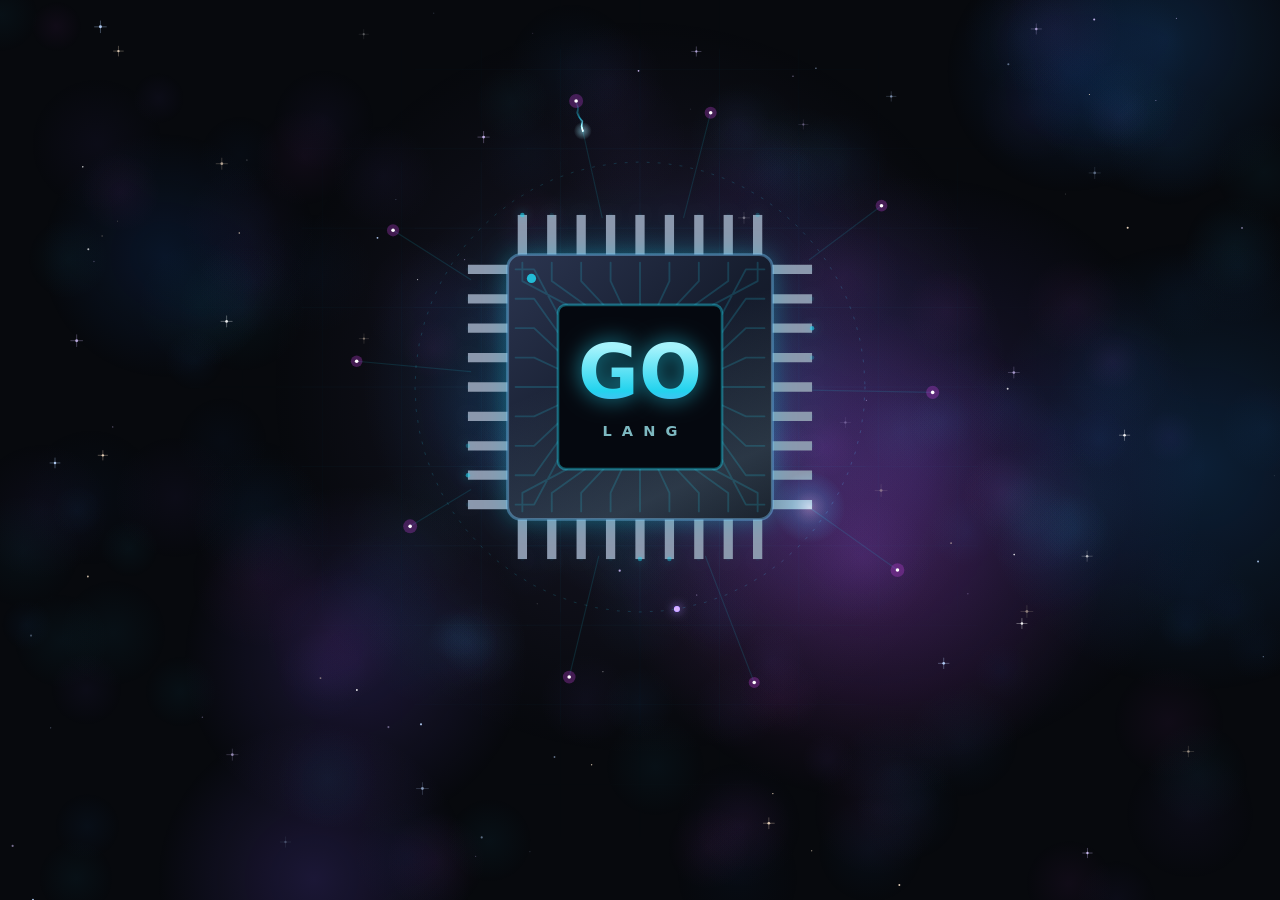
<file: webui/animasi/2. chipset go.html>
<!DOCTYPE html>
<html lang="id" class="dark">
<head>
<meta charset="utf-8">
<meta name="viewport" content="width=device-width, initial-scale=1, maximum-scale=1, user-scalable=no">
<title>Chipset GO</title>
<style>
  html,body{margin:0;padding:0;height:100%;background:#07090d;overflow:hidden}
  #fxwrap{position:fixed;inset:0}
  #fx{display:block;width:100%;height:100%}
</style>
</head>
<body>
<div id="fxwrap"><canvas id="fx"></canvas></div>
<script>
// Chipset GO — nuansa Bumi AI: ruang angkasa, nebula, atmosfer, busur data berekor api,
// ledakan di tumbukan, petir = kecepatan Go. Kanvas mandiri tanpa dependensi.
(function () {
  const canvas = document.getElementById('fx');
  const ctx = canvas.getContext('2d');
  const TAU = Math.PI * 2;
  const rnd = (a, b) => a + Math.random() * (b - a);
  const T = 0.16; // setengah tebal chip
  let W = 0, H = 0, S = 100, cx = 0, cy = 0, neb = null, stars = [];
  const density = () => Math.min(1, W / 900 + 0.4);

  function buildNeb() {
    neb = document.createElement('canvas');
    neb.width = Math.max(2, W | 0); neb.height = Math.max(2, H | 0);
    const n = neb.getContext('2d'); n.globalCompositeOperation = 'lighter';
    const nc = ['34,120,220', '30,160,200', '110,80,220', '20,70,150', '200,70,220'];
    for (let k = 0; k < 150; k++) {
      const big = k < 10, r = big ? rnd(120, 300) : rnd(25, 70), x = rnd(0, W), y = rnd(0, H), c = nc[(Math.random() * nc.length) | 0];
      const g = n.createRadialGradient(x, y, 0, x, y, r);
      g.addColorStop(0, 'rgba(' + c + ',' + (big ? .2 : .05) + ')'); g.addColorStop(1, 'rgba(' + c + ',0)');
      n.fillStyle = g; n.fillRect(x - r, y - r, r * 2, r * 2);
    }
  }
  function resize() {
    const dpr = Math.min(window.devicePixelRatio || 1, 2);
    W = window.innerWidth; H = window.innerHeight;
    canvas.width = Math.round(W * dpr); canvas.height = Math.round(H * dpr);
    canvas.style.width = W + 'px'; canvas.style.height = H + 'px';
    ctx.setTransform(dpr, 0, 0, dpr, 0, 0);
    S = Math.min(W / 6.4, H / 6.8); cx = W / 2; cy = H * 0.43;
    stars = Array.from({ length: Math.round(90 * density()) }, () => ({ x: rnd(0, W), y: rnd(0, H), r: rnd(.35, 1.5), ph: rnd(0, TAU), sp: rnd(.01, .04), v: rnd(.02, .12), k: (Math.random() * 4) | 0 }));
    buildNeb();
  }
  window.addEventListener('resize', resize);
  resize();

  // ---- proyeksi 3D: chip bergoyang pelan, papan di bidang xz ----
  let ca = 1, sa = 0, ct = 1, st = 0;
  const P = (x, y, z) => {
    const xr = x * ca + z * sa, zr = z * ca - x * sa;
    return [cx + xr * S, cy - (y * ct - zr * st) * S, y * st + zr * ct];
  };

  // ---- data ----
  const nodes = Array.from({ length: 10 }, (_, i) => {
    const a = i / 10 * TAU + rnd(-.12, .12), r = rnd(2.0, 2.4), m = Math.max(Math.abs(Math.cos(a)), Math.abs(Math.sin(a)));
    return { x: Math.cos(a) * r, z: Math.sin(a) * r, gx: Math.cos(a) / m * 1.28, gz: Math.sin(a) / m * 1.28, cv: i % 2 ? 1 : -1, ph: rnd(0, TAU), sx: 0, sy: 0, dz: 0 };
  });
  const newArc = () => ({ n: (Math.random() * nodes.length) | 0, t: -rnd(.2, 2.2), sp: rnd(.022, .036) });
  const arcs = Array.from({ length: 4 }, newArc);
  const flashes = [], zaps = [];
  const FIRE = [
    [4.2, [[0, 'rgba(34,211,238,.35)'], [.5, 'rgba(167,139,250,.22)'], [1, 'rgba(217,70,239,0)']]],
    [2, [[0, 'rgba(200,250,255,.85)'], [.45, 'rgba(34,211,238,.6)'], [1, 'rgba(217,70,239,0)']]],
    [1, [[0, '#fff'], [.35, 'rgba(210,250,255,.9)'], [1, 'rgba(120,235,255,0)']]]
  ];
  let tm = 0, last = 0, pulse = 0, nextL = 60;

  // ---- petir: midpoint displacement ----
  function makeBolt(x1, y1, x2, y2, disp) {
    let pts = [[x1, y1], [x2, y2]];
    for (let it = 0; it < 5; it++) {
      const np = [pts[0]];
      for (let i = 1; i < pts.length; i++) {
        const ax = pts[i - 1][0], ay = pts[i - 1][1], bx = pts[i][0], by = pts[i][1];
        const dx = bx - ax, dy = by - ay, len = Math.hypot(dx, dy) || 1, off = (Math.random() - .5) * disp;
        np.push([(ax + bx) / 2 - dy / len * off, (ay + by) / 2 + dx / len * off], [bx, by]);
      }
      pts = np; disp *= .55;
    }
    return pts;
  }
  function roundRect(x, y, w, h, r) {
    ctx.beginPath(); ctx.moveTo(x + r, y);
    ctx.arcTo(x + w, y, x + w, y + h, r); ctx.arcTo(x + w, y + h, x, y + h, r);
    ctx.arcTo(x, y + h, x, y, r); ctx.arcTo(x, y, x + w, y, r); ctx.closePath();
  }
  const fillPoly = pts => { ctx.beginPath(); pts.forEach((p, i) => i ? ctx.lineTo(p[0], p[1]) : ctx.moveTo(p[0], p[1])); ctx.closePath(); ctx.fill(); };

  // ---- latar: bintang berkelip + nebula ----
  function drawSky() {
    ctx.globalAlpha = 1; ctx.drawImage(neb, 0, 0, W, H);
    const tints = ['255,255,255', '186,214,255', '214,196,255', '255,232,205'];
    for (const s of stars) {
      s.x -= s.v; if (s.x < -6) { s.x = W + 6; s.y = rnd(0, H); }
      s.ph += s.sp;
      const a = .22 + .7 * Math.abs(Math.sin(s.ph)), c = tints[s.k];
      ctx.fillStyle = 'rgba(' + c + ',' + a + ')'; ctx.beginPath(); ctx.arc(s.x, s.y, s.r, 0, TAU); ctx.fill();
      if (s.r > 1.15) {
        ctx.strokeStyle = 'rgba(' + c + ',' + (a * .5) + ')'; ctx.lineWidth = .7; ctx.beginPath();
        ctx.moveTo(s.x - s.r * 4, s.y); ctx.lineTo(s.x + s.r * 4, s.y); ctx.moveTo(s.x, s.y - s.r * 4); ctx.lineTo(s.x, s.y + s.r * 4); ctx.stroke();
      }
    }
  }
  function drawAtmos() {
    const c0 = P(0, 0, 0);
    let g = ctx.createRadialGradient(c0[0], c0[1], S * .8, c0[0], c0[1], S * 2.8);
    g.addColorStop(0, 'rgba(34,211,238,' + (.12 + pulse * .08) + ')'); g.addColorStop(.4, 'rgba(167,139,250,.05)'); g.addColorStop(1, 'rgba(167,139,250,0)');
    ctx.fillStyle = g; ctx.beginPath(); ctx.arc(c0[0], c0[1], S * 2.8, 0, TAU); ctx.fill();
  }
  function drawBoard() {
    const R = 3.4, GY = -T - .04, seg = 8; ctx.lineWidth = 1;
    for (let i = -5; i <= 5; i++) {
      const c = i * .6;
      for (let dir = 0; dir < 2; dir++) for (let k = 0; k < seg; k++) {
        const a0 = -R + 2 * R * k / seg, a1 = -R + 2 * R * (k + 1) / seg, m = (a0 + a1) / 2, al = .07 * Math.max(0, 1 - Math.hypot(c, m) / R);
        if (al < .006) continue;
        const p0 = dir ? P(c, GY, a0) : P(a0, GY, c), p1 = dir ? P(c, GY, a1) : P(a1, GY, c);
        ctx.strokeStyle = 'rgba(56,189,248,' + al + ')'; ctx.beginPath(); ctx.moveTo(p0[0], p0[1]); ctx.lineTo(p1[0], p1[1]); ctx.stroke();
      }
    }
    // jejak sirkuit + node I/O berdenyut
    for (let i = 0; i < nodes.length; i++) {
      const n = nodes[i], p = P(n.x, GY, n.z), q = P(n.gx, GY, n.gz);
      n.sx = p[0]; n.sy = p[1]; n.dz = p[2];
      ctx.strokeStyle = 'rgba(34,211,238,.13)'; ctx.lineWidth = 1.2; ctx.beginPath(); ctx.moveTo(p[0], p[1]); ctx.lineTo(q[0], q[1]); ctx.stroke();
      const pul = 3 + 2 * Math.abs(Math.sin(tm * .04 + i));
      ctx.fillStyle = 'rgba(217,70,239,.28)'; ctx.beginPath(); ctx.arc(p[0], p[1], pul + 2, 0, TAU); ctx.fill();
      ctx.fillStyle = '#fff'; ctx.beginPath(); ctx.arc(p[0], p[1], 1.8, 0, TAU); ctx.fill();
    }
  }
  // cincin orbit (separuh belakang / depan) + satelit
  function drawRings(front) {
    const rings = [{ r: 1.7, y: .35, d: [2, 9], s: 1 }];
    ctx.lineWidth = 1;
    for (const rg of rings) {
      ctx.setLineDash(rg.d); ctx.strokeStyle = 'rgba(34,211,238,.16)'; ctx.beginPath();
      let pen = false;
      for (let k = 0; k <= 64; k++) {
        const a = k / 64 * TAU, p = P(Math.cos(a) * rg.r, rg.y, Math.sin(a) * rg.r);
        if ((p[2] >= 0) === front) { pen ? ctx.lineTo(p[0], p[1]) : ctx.moveTo(p[0], p[1]); pen = true; } else pen = false;
      }
      ctx.stroke(); ctx.setLineDash([]);
      const sa2 = tm * .014 * rg.s, sp = P(Math.cos(sa2) * rg.r, rg.y, Math.sin(sa2) * rg.r);
      if ((sp[2] >= 0) === front) {
        ctx.fillStyle = '#a78bfa'; ctx.shadowColor = '#a78bfa'; ctx.shadowBlur = 10;
        ctx.beginPath(); ctx.arc(sp[0], sp[1], rg.s > 0 ? 3 : 2.2, 0, TAU); ctx.fill(); ctx.shadowBlur = 0;
      }
    }
  }

  // ---- chip ----
  function drawChip() {
    // kaki pin (di bidang tengah chip), lampu mengalir
    const nPin = 9;
    for (let side = 0; side < 4; side++) for (let i = 0; i < nPin; i++) {
      const s = -1 + (i + .5) * 2 / nPin, w = .035, a = 1.0, b = 1.3;
      let q;
      if (side === 0) q = [[s - w, -a], [s + w, -a], [s + w, -b], [s - w, -b]];
      else if (side === 1) q = [[a, s - w], [a, s + w], [b, s + w], [b, s - w]];
      else if (side === 2) q = [[s - w, a], [s + w, a], [s + w, b], [s - w, b]];
      else q = [[-a, s - w], [-a, s + w], [-b, s + w], [-b, s - w]];
      ctx.fillStyle = '#8b98ad'; fillPoly(q.map(c => P(c[0], 0, c[1])));
      const lit = Math.pow(Math.max(0, Math.sin(tm * .14 - i * .7 + side * 1.6)), 6) * .6 + pulse * .2;
      if (lit > .03) {
        const e = P((q[2][0] + q[3][0]) / 2, 0, (q[2][1] + q[3][1]) / 2);
        ctx.fillStyle = 'rgba(34,211,238,' + Math.min(1, lit) + ')'; ctx.shadowColor = '#22d3ee'; ctx.shadowBlur = 8;
        ctx.beginPath(); ctx.arc(e[0], e[1], 2.2, 0, TAU); ctx.fill(); ctx.shadowBlur = 0;
      }
    }
    // sisi samping yang menghadap penonton
    const cs = [[-1, -1], [1, -1], [1, 1], [-1, 1]], nm = [[0, -1], [1, 0], [0, 1], [-1, 0]];
    for (let i = 0; i < 4; i++) {
      const nz = (nm[i][1] * ca - nm[i][0] * sa) * ct; if (nz <= .01) continue;
      const c0 = cs[i], c1 = cs[(i + 1) % 4], sh = 22 + nz * 46;
      ctx.fillStyle = 'rgb(' + (sh * .8 | 0) + ',' + (sh | 0) + ',' + (sh * 1.5 | 0) + ')';
      fillPoly([P(c0[0], T, c0[1]), P(c1[0], T, c1[1]), P(c1[0], -T, c1[1]), P(c0[0], -T, c0[1])]);
      const a = P(c0[0], T, c0[1]), b = P(c1[0], T, c1[1]);
      ctx.strokeStyle = 'rgba(120,200,255,' + (.35 + pulse * .3) + ')'; ctx.lineWidth = 1; ctx.beginPath(); ctx.moveTo(a[0], a[1]); ctx.lineTo(b[0], b[1]); ctx.stroke();
    }
    // permukaan atas: digambar di koordinat lokal (-1..1) dengan transform affine
    const O = P(0, T, 0), X = P(1, T, 0), Z = P(0, T, 1);
    ctx.save();
    ctx.transform(X[0] - O[0], X[1] - O[1], Z[0] - O[0], Z[1] - O[1], O[0], O[1]);
    const g = ctx.createLinearGradient(-1, -1, 1, 1);
    g.addColorStop(0, '#2b3550'); g.addColorStop(.5, '#161d2e'); g.addColorStop(1, '#0b0f19');
    roundRect(-1, -1, 2, 2, .1); ctx.fillStyle = g;
    ctx.shadowColor = 'rgba(34,211,238,' + (.3 + pulse * .45) + ')'; ctx.shadowBlur = 18 + pulse * 46; ctx.fill(); ctx.shadowBlur = 0;
    ctx.strokeStyle = 'rgba(120,200,255,.4)'; ctx.lineWidth = .022; ctx.stroke();
    // kilau cahaya yang menyapu
    ctx.save(); roundRect(-1, -1, 2, 2, .1); ctx.clip();
    const s = .5 + .5 * Math.sin(tm * .01), sx = -1.8 + 3.6 * s, sg = ctx.createLinearGradient(sx, -1, sx + .9, 1);
    sg.addColorStop(0, 'rgba(180,230,255,0)'); sg.addColorStop(.5, 'rgba(180,230,255,.17)'); sg.addColorStop(1, 'rgba(180,230,255,0)');
    ctx.fillStyle = sg; ctx.fillRect(-1, -1, 2, 2);
    // jalur sirkuit dari die ke tepi
    ctx.strokeStyle = 'rgba(34,211,238,' + (.14 + pulse * .22) + ')'; ctx.lineWidth = .014; ctx.beginPath();
    for (let i = 0; i < 9; i++) {
      const p = -1 + (i + .5) * 2 / 9, q = p * .62;
      ctx.moveTo(q, -.62); ctx.lineTo(p, -.8); ctx.lineTo(p, -.94);
      ctx.moveTo(q, .62); ctx.lineTo(p, .8); ctx.lineTo(p, .94);
      ctx.moveTo(-.62, q); ctx.lineTo(-.8, p); ctx.lineTo(-.94, p);
      ctx.moveTo(.62, q); ctx.lineTo(.8, p); ctx.lineTo(.94, p);
    }
    ctx.stroke(); ctx.restore();
    // die dalam
    roundRect(-.62, -.62, 1.24, 1.24, .06); ctx.fillStyle = '#05080f'; ctx.fill();
    ctx.strokeStyle = 'rgba(34,211,238,' + (.35 + pulse * .3) + ')'; ctx.lineWidth = .02; ctx.stroke();
    // tulisan GO (font di-skala agar tajam)
    ctx.save(); ctx.scale(.01, .01);
    ctx.textAlign = 'center'; ctx.textBaseline = 'middle';
    const tg = ctx.createLinearGradient(0, -30, 0, 30);
    tg.addColorStop(0, '#a5f3fc'); tg.addColorStop(.55, '#22d3ee'); tg.addColorStop(1, '#a78bfa');
    ctx.fillStyle = tg; ctx.shadowColor = 'rgba(34,211,238,' + (.6 + pulse * .4) + ')'; ctx.shadowBlur = 14 + pulse * 40;
    ctx.font = '900 56px system-ui,sans-serif'; ctx.fillText('GO', 0, -6);
    ctx.shadowBlur = 0; ctx.font = '600 11px system-ui,sans-serif'; ctx.fillStyle = 'rgba(165,243,252,.75)'; ctx.fillText('L  A  N  G', 0, 34);
    ctx.restore();
    // penanda pin-1
    ctx.fillStyle = 'rgba(34,211,238,.85)'; ctx.beginPath(); ctx.arc(-.82, -.82, .035, 0, TAU); ctx.fill();
    ctx.restore();
  }

  // ---- arus listrik cepat: kilatan zigzag tipis menyusuri jejak menuju pin ----
  function drawArc(A) {
    if (A.t <= 0) return;
    const n = nodes[A.n], t1 = Math.min(1, A.t), t0 = Math.max(0, t1 - .24), pts = [];
    for (let k = 0; k <= 6; k++) {
      const t = t0 + (t1 - t0) * k / 6, j = k === 0 || k === 6 ? 0 : (Math.random() - .5) * S * .035;
      const x = n.x + (n.gx - n.x) * t, z = n.z + (n.gz - n.z) * t, ex = n.gx - n.x, ez = n.gz - n.z, el = Math.hypot(ex, ez) || 1;
      const p = P(x, 0, z); pts.push([p[0] - ez / el * j, p[1] + ex / el * j]);
    }
    const hx = pts[6][0], hy = pts[6][1];
    const g = ctx.createLinearGradient(hx, hy, pts[0][0], pts[0][1]);
    g.addColorStop(0, 'rgba(234,253,255,.95)'); g.addColorStop(.45, 'rgba(34,211,238,.55)'); g.addColorStop(1, 'rgba(34,211,238,0)');
    ctx.lineCap = 'round'; ctx.lineJoin = 'round'; ctx.strokeStyle = g; ctx.lineWidth = 1.6; ctx.beginPath();
    pts.forEach((q, i) => i ? ctx.lineTo(q[0], q[1]) : ctx.moveTo(q[0], q[1])); ctx.stroke();
    const hg = ctx.createRadialGradient(hx, hy, 0, hx, hy, 9);
    hg.addColorStop(0, 'rgba(160,240,255,.5)'); hg.addColorStop(1, 'rgba(160,240,255,0)');
    ctx.fillStyle = hg; ctx.beginPath(); ctx.arc(hx, hy, 9, 0, TAU); ctx.fill();
  }
  function drawFlash(f) {
    const p = P(f.x, 0, f.z), k = f.age / 12, r = S * (.12 + .22 * k);
    const g = ctx.createRadialGradient(p[0], p[1], 0, p[0], p[1], r);
    g.addColorStop(0, 'rgba(255,255,255,' + .8 * (1 - k) + ')'); g.addColorStop(.5, 'rgba(34,211,238,' + .4 * (1 - k) + ')'); g.addColorStop(1, 'rgba(34,211,238,0)');
    ctx.fillStyle = g; ctx.beginPath(); ctx.arc(p[0], p[1], r, 0, TAU); ctx.fill();
  }
  // percikan listrik pendek di tepi chip
  function spawnZap() {
    const side = (Math.random() * 4) | 0, s = rnd(-.8, .8), o = side < 2 ? -1 : 1;
    const c = side % 2 ? [o === 1 ? 1 : -1, s] : [s, o === 1 ? 1 : -1];
    const out = side % 2 ? [c[0] * 1.34, s + rnd(-.18, .18)] : [s + rnd(-.18, .18), c[1] * 1.34];
    const a = P(c[0], T, c[1]), b = P(out[0], 0, out[1]);
    zaps.push({ pts: makeBolt(a[0], a[1], b[0], b[1], S * .1), life: 0, max: rnd(7, 11) });
    pulse = Math.min(1.1, pulse + .4);
  }

  function frame() {
    const now = performance.now(), dt = last ? Math.min(3, (now - last) / 16.667) : 1; last = now;
    tm += dt;
    ca = 1; sa = 0; ct = 0; st = 1; // tampak depan, tegak
    ctx.clearRect(0, 0, W, H); ctx.globalAlpha = 1;

    drawSky(); drawAtmos(); drawBoard();
    drawChip();

    ctx.globalCompositeOperation = 'lighter';
    drawRings(true);
    for (let i = 0; i < arcs.length; i++) {
      const A = arcs[i]; drawArc(A); A.t += A.sp * dt;
      if (A.t >= 1) { const n = nodes[A.n]; flashes.push({ x: n.gx, z: n.gz, age: 0 }); pulse = Math.min(1.1, pulse + .2); arcs[i] = newArc(); }
    }
    for (let i = flashes.length - 1; i >= 0; i--) {
      const f = flashes[i]; f.age += dt; if (f.age > 12) { flashes.splice(i, 1); continue; }
      drawFlash(f);
    }
    nextL -= dt; if (nextL <= 0) { nextL = rnd(50, 120); spawnZap(); }
    ctx.lineJoin = 'round'; ctx.lineCap = 'round';
    for (let i = zaps.length - 1; i >= 0; i--) {
      const z = zaps[i]; z.life += dt; const k = 1 - z.life / z.max; if (k <= 0) { zaps.splice(i, 1); continue; }
      ctx.globalAlpha = k;
      for (const w of [['rgba(34,211,238,.25)', 4], ['rgba(234,253,255,.95)', 1.1]]) {
        ctx.strokeStyle = w[0]; ctx.lineWidth = w[1]; ctx.beginPath();
        z.pts.forEach((p, j) => j ? ctx.lineTo(p[0], p[1]) : ctx.moveTo(p[0], p[1])); ctx.stroke();
      }
    }
    ctx.globalAlpha = 1; ctx.globalCompositeOperation = 'source-over';
    pulse *= Math.pow(.9, dt);
    requestAnimationFrame(frame);
  }
  frame();
})();
</script>
</body>
</html>
</file>
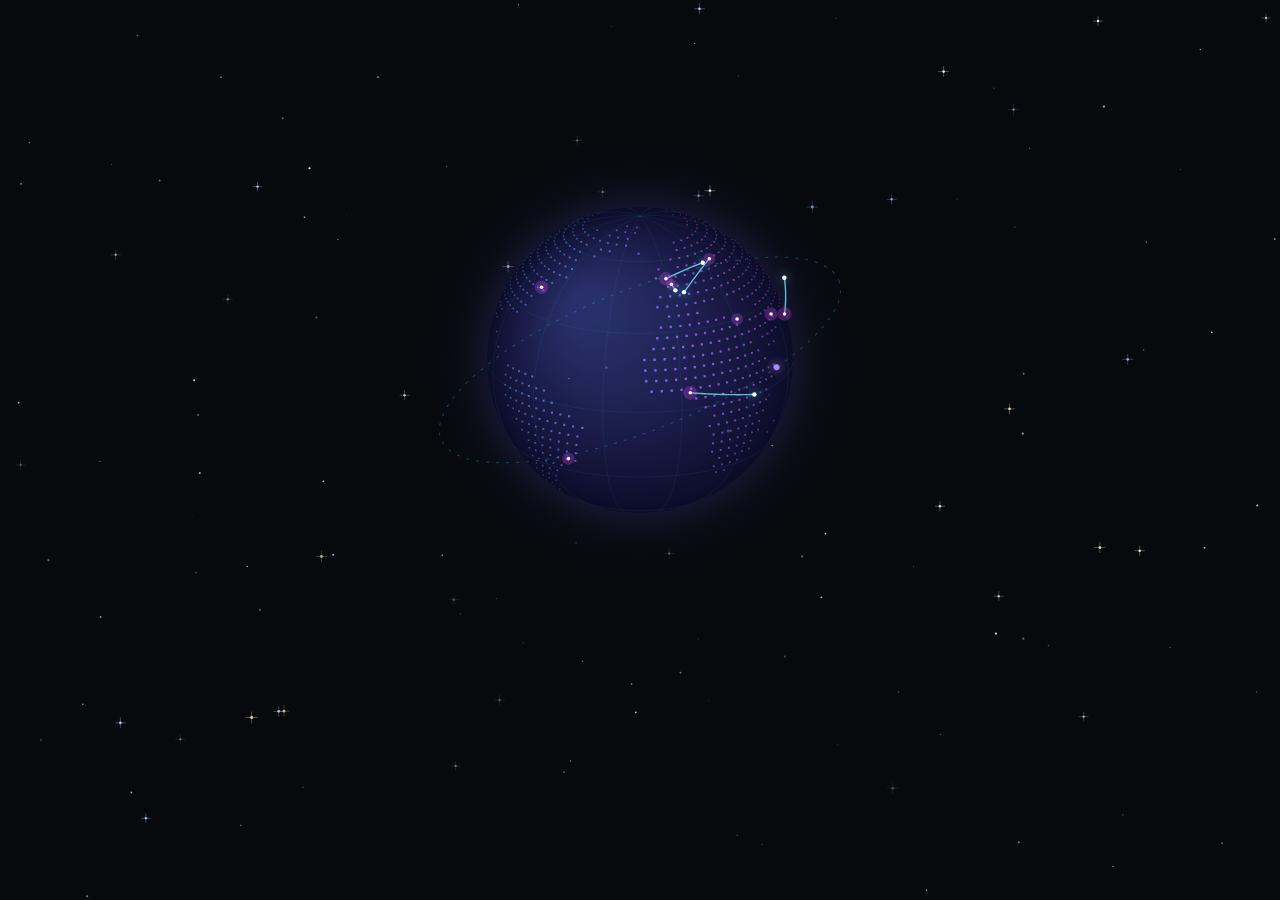
<file: webui/animasi/3. bumi ai.html>
<!DOCTYPE html>
<html lang="id" class="dark">
<head>
<meta charset="utf-8">
<meta name="viewport" content="width=device-width, initial-scale=1, maximum-scale=1, user-scalable=no">
<title>Bumi AI</title>
<style>
  html,body{margin:0;padding:0;height:100%;background:#07090d;overflow:hidden}
  #fxwrap{position:fixed;inset:0}
  #leaves-canvas{display:block;width:100%;height:100%}
</style>
</head>
<body>
<div id="fxwrap"><canvas id="leaves-canvas"></canvas></div>
<script>
    const canvas = document.getElementById('leaves-canvas');
    const ctx = canvas.getContext('2d');
    const rnd = (a, b) => a + Math.random() * (b - a);
    const TAU = Math.PI * 2;
    let W = 0, H = 0;
    function resizeCanvas() {
        const dpr = Math.min(window.devicePixelRatio || 1, 2);
        const box = canvas.parentElement;
        W = box.clientWidth || window.innerWidth;
        H = box.clientHeight || window.innerHeight;
        canvas.style.width = '100%';
        canvas.style.height = '100%';
        canvas.width = W * dpr;
        canvas.height = H * dpr;
        ctx.setTransform(dpr, 0, 0, dpr, 0, 0);
    }
    resizeCanvas();
    const density = () => Math.min(1, W / 900 + 0.4);

    // --- Bentuk partikel jatuh -------------------------------------------
    const shape = {
        leaf(s) {
            ctx.beginPath(); ctx.moveTo(0, -s);
            ctx.bezierCurveTo(s * .7, -s * .5, s * .7, s * .5, 0, s);
            ctx.bezierCurveTo(-s * .7, s * .5, -s * .7, -s * .5, 0, -s);
            ctx.fill();
            ctx.strokeStyle = 'rgba(0,0,0,.2)'; ctx.lineWidth = .8;
            ctx.beginPath(); ctx.moveTo(0, -s); ctx.lineTo(0, s * 1.1); ctx.stroke();
        },
        petal(s) {
            ctx.beginPath(); ctx.moveTo(0, -s);
            ctx.bezierCurveTo(s, -s * .6, s * .9, s * .8, 0, s);
            ctx.bezierCurveTo(-s * .9, s * .8, -s, -s * .6, 0, -s);
            ctx.fill();
        },
        feather(s, dark) {
            ctx.beginPath(); ctx.moveTo(0, -s);
            ctx.bezierCurveTo(s * .38, -s * .6, s * .34, s * .4, 0, s);
            ctx.bezierCurveTo(-s * .34, s * .4, -s * .38, -s * .6, 0, -s);
            ctx.fill();
            ctx.strokeStyle = dark ? 'rgba(255,255,255,.7)' : 'rgba(70,90,130,.55)'; ctx.lineWidth = .9;
            ctx.beginPath(); ctx.moveTo(0, -s); ctx.lineTo(0, s * 1.25);
            for (let i = -2; i <= 2; i++) {
                const y = i * s * .28;
                ctx.moveTo(0, y); ctx.lineTo(s * .28, y - s * .2);
                ctx.moveTo(0, y); ctx.lineTo(-s * .28, y - s * .2);
            }
            ctx.stroke();
        }
    };

    function fall(o) {
        const n = Math.round(o.n * density());
        const mk = init => ({
            x: rnd(0, W), y: init ? rnd(-40, H) : rnd(-60, -10),
            s: rnd(o.s[0], o.s[1]), vy: rnd(o.vy[0], o.vy[1]), sw: rnd(o.sw[0], o.sw[1]),
            ph: rnd(0, TAU), sp: rnd(.012, .03), rot: rnd(0, TAU), vr: rnd(-.02, .02),
            fl: rnd(0, TAU), vf: rnd(.02, .06), a: rnd(.65, .95),
            c: o.pal[(Math.random() * o.pal.length) | 0]
        });
        const P = Array.from({ length: n }, () => mk(true));
        return dark => {
            for (const p of P) {
                p.y += p.vy; p.ph += p.sp; p.x += Math.sin(p.ph) * p.sw; p.rot += p.vr; p.fl += p.vf;
                if (p.y > H + 40) Object.assign(p, mk(false));
                ctx.save();
                ctx.translate(p.x, p.y);
                ctx.rotate(p.rot + Math.sin(p.ph) * .35);
                if (o.flip) ctx.scale(Math.cos(p.fl), 1);
                if (o.shadow && !dark) { ctx.shadowColor = 'rgba(60,80,120,.35)'; ctx.shadowBlur = 5; }
                ctx.globalAlpha = p.a; ctx.fillStyle = p.c;
                shape[o.shape](p.s, dark);
                ctx.restore();
            }
        };
    }

    function snow() {
        const P = Array.from({ length: Math.round(90 * density()) }, () => {
            const r = rnd(1, 3.8);
            return { x: rnd(0, W), y: rnd(0, H), r, vy: .4 + r * .28, ph: rnd(0, TAU) };
        });
        return dark => {
            ctx.fillStyle = dark ? '#fff' : '#7fb2f0';
            for (const p of P) {
                p.y += p.vy; p.ph += .015; p.x += Math.sin(p.ph) * .5 + .15;
                if (p.y > H + 5) { p.y = -5; p.x = rnd(0, W); }
                if (p.x > W + 5) p.x = -5;
                ctx.globalAlpha = .35 + p.r / 6;
                ctx.beginPath(); ctx.arc(p.x, p.y, p.r, 0, TAU); ctx.fill();
            }
            ctx.globalAlpha = 1;
        };
    }

    function rain() {
        const mk = init => ({ x: rnd(0, W + 60), y: init ? rnd(-H, H) : rnd(-80, 0), l: rnd(10, 22), v: rnd(13, 20) });
        const P = Array.from({ length: Math.round(140 * density()) }, () => mk(true));
        const R = [];
        return dark => {
            ctx.strokeStyle = dark ? 'rgba(170,210,255,.55)' : 'rgba(40,100,190,.5)';
            ctx.lineWidth = 1.1; ctx.lineCap = 'round';
            ctx.beginPath();
            for (const p of P) {
                p.y += p.v; p.x -= p.v * .12;
                ctx.moveTo(p.x, p.y); ctx.lineTo(p.x + p.l * .12, p.y - p.l);
                if (p.y > H) {
                    if (Math.random() < .35 && R.length < 30) R.push({ x: p.x, y: H - rnd(3, 40), r: 1, a: .5 });
                    Object.assign(p, mk(false));
                }
            }
            ctx.stroke();
            for (let i = R.length - 1; i >= 0; i--) {
                const q = R[i]; q.r += .5; q.a -= .02;
                if (q.a <= 0) { R.splice(i, 1); continue; }
                ctx.globalAlpha = q.a;
                ctx.beginPath(); ctx.ellipse(q.x, q.y, q.r * 2, q.r * .7, 0, 0, TAU); ctx.stroke();
            }
            ctx.globalAlpha = 1;
        };
    }

    function meteor() {
        const S = Array.from({ length: 55 }, () => ({ x: rnd(0, W), y: rnd(0, H * .8), r: rnd(.5, 1.4), ph: rnd(0, TAU) }));
        const M = [];
        return dark => {
            ctx.fillStyle = dark ? '#fff' : '#5a78c8';
            for (const s of S) {
                s.ph += .03; ctx.globalAlpha = .25 + .35 * Math.abs(Math.sin(s.ph));
                ctx.beginPath(); ctx.arc(s.x, s.y, s.r, 0, TAU); ctx.fill();
            }
            if (M.length < 4 && Math.random() < .018) M.push({ x: rnd(W * .3, W * 1.1), y: rnd(-40, H * .3), vx: -rnd(7, 11), vy: rnd(4, 7), l: rnd(110, 190) });
            const c = dark ? '255,255,255' : '60,90,190';
            for (let i = M.length - 1; i >= 0; i--) {
                const m = M[i]; m.x += m.vx; m.y += m.vy;
                if (m.x < -250 || m.y > H + 250) { M.splice(i, 1); continue; }
                const d = Math.hypot(m.vx, m.vy), tx = m.x - m.vx / d * m.l, ty = m.y - m.vy / d * m.l;
                const g = ctx.createLinearGradient(m.x, m.y, tx, ty);
                g.addColorStop(0, 'rgba(' + c + ',.95)'); g.addColorStop(1, 'rgba(' + c + ',0)');
                ctx.globalAlpha = 1; ctx.strokeStyle = g; ctx.lineWidth = 2; ctx.lineCap = 'round';
                ctx.beginPath(); ctx.moveTo(m.x, m.y); ctx.lineTo(tx, ty); ctx.stroke();
                ctx.fillStyle = 'rgb(' + c + ')'; ctx.beginPath(); ctx.arc(m.x, m.y, 2.2, 0, TAU); ctx.fill();
            }
            ctx.globalAlpha = 1;
        };
    }

    function fireflies() {
        const P = Array.from({ length: Math.round(32 * density()) }, () => ({ x: rnd(0, W), y: rnd(0, H), a: rnd(0, TAU), v: rnd(.2, .6), ph: rnd(0, TAU), r: rnd(2, 4.5) }));
        return dark => {
            const c = dark ? '200,255,120' : '230,170,20';
            for (const p of P) {
                p.a += rnd(-.08, .08); p.x += Math.cos(p.a) * p.v; p.y += Math.sin(p.a) * p.v; p.ph += .03;
                if (p.x < -10) p.x = W + 10; if (p.x > W + 10) p.x = -10;
                if (p.y < -10) p.y = H + 10; if (p.y > H + 10) p.y = -10;
                const al = .25 + .6 * Math.abs(Math.sin(p.ph));
                const g = ctx.createRadialGradient(p.x, p.y, 0, p.x, p.y, p.r * 4);
                g.addColorStop(0, 'rgba(' + c + ',' + al + ')'); g.addColorStop(1, 'rgba(' + c + ',0)');
                ctx.fillStyle = g; ctx.beginPath(); ctx.arc(p.x, p.y, p.r * 4, 0, TAU); ctx.fill();
            }
        };
    }

    function neural() {
        const N = Array.from({ length: Math.round(46 * density()) }, () => ({ x: rnd(0, W), y: rnd(0, H), vx: rnd(-.35, .35), vy: rnd(-.35, .35), r: rnd(1.2, 2.6), h: Math.random() }));
        return dark => {
            const c = dark ? '167,139,250' : '109,40,217', L = 120;
            for (const p of N) { p.x += p.vx; p.y += p.vy; if (p.x < 0 || p.x > W) p.vx *= -1; if (p.y < 0 || p.y > H) p.vy *= -1; }
            ctx.lineWidth = 1; ctx.globalAlpha = 1;
            for (let i = 0; i < N.length; i++) for (let j = i + 1; j < N.length; j++) {
                const a = N[i], b = N[j], d = Math.hypot(a.x - b.x, a.y - b.y);
                if (d < L) { ctx.strokeStyle = 'rgba(' + c + ',' + (.38 * (1 - d / L)) + ')'; ctx.beginPath(); ctx.moveTo(a.x, a.y); ctx.lineTo(b.x, b.y); ctx.stroke(); }
            }
            for (const p of N) { ctx.fillStyle = p.h > .66 ? 'rgba(34,211,238,.95)' : p.h > .33 ? 'rgba(217,70,239,.95)' : 'rgba(' + c + ',.95)'; ctx.beginPath(); ctx.arc(p.x, p.y, p.r, 0, TAU); ctx.fill(); }
        };
    }

    function earth(missile) {
        const D2R = Math.PI / 180;
        // Daratan kasar (lon,lat) -> dipakai menyusun titik-titik benua
        const polys = [
            [[-168,66],[-140,70],[-95,72],[-80,70],[-62,60],[-55,50],[-67,45],[-76,35],[-81,25],[-97,26],[-97,18],[-88,15],[-80,8],[-92,14],[-105,20],[-117,32],[-124,40],[-125,49],[-135,58],[-150,60],[-165,62]],
            [[-80,8],[-62,11],[-50,0],[-35,-6],[-40,-22],[-48,-28],[-58,-38],[-66,-46],[-70,-54],[-75,-48],[-72,-30],[-70,-18],[-81,-5]],
            [[-10,36],[-9,43],[-2,48],[5,53],[10,57],[20,60],[30,70],[40,68],[40,55],[30,46],[28,41],[22,37],[12,38],[3,40]],
            [[-17,15],[-10,30],[-5,36],[10,37],[32,31],[43,12],[51,12],[40,-5],[40,-15],[35,-25],[20,-35],[12,-18],[9,-1],[5,5],[-8,5],[-17,12]],
            [[30,46],[40,55],[40,68],[60,73],[100,77],[140,72],[170,68],[160,58],[142,52],[135,35],[122,30],[120,22],[108,10],[100,3],[98,15],[90,22],[80,10],[73,20],[67,25],[57,25],[50,30],[36,36],[30,40]],
            [[35,30],[43,13],[52,16],[58,22],[56,26],[50,30]],
            [[114,-22],[122,-18],[131,-12],[142,-11],[146,-19],[153,-27],[150,-37],[140,-38],[130,-32],[115,-34]],
            [[-55,60],[-45,60],[-20,70],[-20,82],[-60,82],[-70,76]],
            // --- pulau & semenanjung tambahan (Indonesia, Filipina, Jepang, dll.)
            [[95.3,5.5],[97.5,5.2],[100.5,2.5],[103.5,-.5],[106,-3],[105.8,-5.9],[103,-5],[100,-2],[98,.5],[95.8,3.2]],
            [[105.2,-6.8],[106.5,-6],[108.5,-6.5],[111,-6.4],[114.5,-7.7],[114,-8.7],[110,-8.2],[106.5,-7.5]],
            [[109,1.5],[111,2.5],[113,3.2],[116,6.9],[119,5.2],[118.5,1.5],[117.5,-1],[116,-3.8],[114,-4],[111,-3.5],[110,-1.5],[109.2,-.5]],
            [[119.5,-5.5],[120,-3],[119,-.5],[120.5,1.2],[124.8,1.5],[125,.8],[121.8,.3],[123.3,-.8],[121.6,-1.8],[123,-3.8],[122,-5],[120.5,-5.6]],
            [[131,-.8],[134,-.8],[138,-1.7],[141,-2.6],[145,-4.5],[147.5,-6.2],[150.5,-10.5],[147,-10],[143.5,-8.2],[141,-9.1],[138,-8.2],[137,-5],[134,-4],[132.5,-3]],
            [[120.5,18.5],[122.2,18.4],[122.2,16],[121.7,14.3],[124,13],[124.1,12.6],[122,13.2],[120.8,14.2],[120,16],[120.3,17.5]],
            [[122,7.5],[123.5,8.6],[125.5,9.8],[126.5,7.5],[126,6],[124.5,6.2],[122.5,6.8]],
            [[122,11.8],[123.5,11.5],[125,12.5],[125.5,10.5],[124.5,10],[123,9.2],[122.5,10.2]],
            [[130.9,34],[133,34.4],[135,34.6],[136.8,34.3],[139.8,35],[140.9,36.5],[141.5,38.5],[141.9,40.5],[140.3,41],[139.8,39.5],[139,38],[137.2,37],[136,36],[133,35.5],[131.5,34.8]],
            [[140,41.6],[141.5,42.3],[143.3,42],[145.5,43.3],[144,44.2],[141.8,45.4],[141.3,43.4],[140.3,43]],
            [[129.8,33],[131.5,33.8],[131.8,32],[131,31.2],[130.2,31.3],[129.8,32.5]],
            [[132.5,33.8],[134.5,34],[134.3,33.4],[133,32.8]],
            [[-5.5,50],[1.3,51.2],[1.7,52.8],[-.3,54],[-1.8,57.5],[-3,58.6],[-5.5,58.5],[-6,56.5],[-4.8,54.7],[-3,53.4],[-4.5,51.7]],
            [[-10,51.7],[-6,52],[-6,54.5],[-8,55.3],[-10,54]],
            [[-24,65.5],[-22,66.4],[-15,66.3],[-13.5,65],[-18,63.4],[-22.5,63.8]],
            [[172.7,-34.5],[174.5,-36],[178,-37.7],[176.8,-39.8],[175,-41.5],[174.5,-39.5],[173.2,-37.5]],
            [[172.7,-40.5],[174.3,-41.7],[172,-43.5],[170.5,-45.8],[167,-46],[166.5,-45],[170.5,-42.8]],
            [[49.3,-12],[50.4,-15.5],[49.5,-18],[47.2,-25],[45,-25.3],[43.7,-23.5],[44.3,-20.5],[44,-17],[46.5,-15.5]],
            [[79.8,9.5],[81.8,7.5],[81.2,6],[80,6],[79.8,7.5]],
            [[121,25],[122,24.5],[121,22],[120.2,22.8],[120.5,24.5]],
            [[-85,22],[-83,23],[-79,22.8],[-74.2,20.2],[-77.5,19.8],[-81,22.2]],
            [[-74.5,18.5],[-72,19.9],[-68.4,18.7],[-70,18.2],[-72,17.9]],
            [[-80,73.5],[-72,71.5],[-68,70],[-62,66.5],[-65,62.5],[-74,64.5],[-78,66],[-90,70.5],[-85,73]],
            [[144.7,-40.8],[148.3,-40.9],[148,-43],[146.5,-43.6]],
            [[142,54],[143.2,53],[143.5,49],[142.2,46],[142,50]],
            [[100.2,6.5],[102,6.2],[103.5,4.5],[104.2,1.4],[103,1.5],[101,3],[100,5]],
            [[102,12.5],[105,8.6],[106.8,10.3],[109.3,11.5],[108,15],[105,14],[102.5,13.5]],
            [[156,51],[158,52.5],[160,54.5],[162,56],[163.5,59],[160,61],[157,60.5],[156,57],[155.8,54]],
            [[5,58.5],[5.5,62],[10,64.5],[14,68],[18,70],[25,71],[30,70],[29,67],[25,65],[21.5,63],[17.5,62],[19,60],[17,57.5],[14,55.5],[12.5,56],[11,59],[8,58]]
        ];
        const inPoly = (lon, lat, P) => {
            let c = false;
            for (let i = 0, j = P.length - 1; i < P.length; j = i++) {
                const xi = P[i][0], yi = P[i][1], xj = P[j][0], yj = P[j][1];
                if ((yi > lat) !== (yj > lat) && lon < (xj - xi) * (lat - yi) / (yj - yi) + xi) c = !c;
            }
            return c;
        };
        const hue2 = h => h < .5 ? [139 + 97 * h * 2, 92 - 20 * h * 2, 246 - 93 * h * 2] : [236 + 15 * (h - .5) * 2, 72 + 74 * (h - .5) * 2, 153 - 93 * (h - .5) * 2];
        const hue = h => h < .5
            ? [34 + 105 * h * 2, 211 - 119 * h * 2, 238 + 8 * h * 2]
            : [139 + 97 * (h - .5) * 2, 92 - 20 * (h - .5) * 2, 246 - 93 * (h - .5) * 2];
        const land = [];
        for (let lat = -80; lat <= 82; lat += 4) {
            const n = Math.max(1, Math.round(95 * Math.cos(lat * D2R)));
            for (let k = 0; k < n; k++) {
                const lon = -180 + 360 * k / n;
                if (polys.some(P => inPoly(lon, lat, P))) {
                    const c = hue((lon + 180) / 360).map(v => v | 0);
                    const c2 = hue2((lon + 180) / 360).map(v => v | 0);
                    land.push({ lat: lat * D2R, lon: lon * D2R, cd: 'rgb(' + c + ')', cl: 'rgb(' + c.map(v => (v * .55) | 0) + ')', cm: 'rgb(' + c2 + ')' });
                }
            }
        }
        const vec = (la, lo) => { la *= D2R; lo *= D2R; return [Math.cos(la) * Math.sin(lo), Math.sin(la), Math.cos(la) * Math.cos(lo)]; };
        const cities = [[37.8,-122.4],[40.7,-74],[51.5,-.1],[48.9,2.3],[25.2,55.3],[19.1,72.9],[1.35,103.8],[-6.2,106.8],[35.7,139.7],[-33.9,151.2],[-23.5,-46.6],[6.5,3.4],[30,31.2],[55.7,37.6]].map(c => vec(c[0], c[1]));
        const newArc = () => {
            const pick = () => {
                if (!missile) return cities[(Math.random() * cities.length) | 0];
                const la = Math.asin(rnd(-.75, .75)), lo = -rot - .45 + rnd(-.95, .95);
                return [Math.cos(la) * Math.sin(lo), Math.sin(la), Math.cos(la) * Math.cos(lo)];
            };
            const a = pick(); let b, ang;
            do { b = pick(); ang = Math.acos(Math.max(-1, Math.min(1, a[0]*b[0] + a[1]*b[1] + a[2]*b[2]))); } while (b === a || (missile && (ang < .5 || ang > 1.7)));
            return { a, b, ang, t: missile ? -rnd(0, .3) : -rnd(0, 1), sp: rnd(.006, .012) };
        };
        const arcs = [], nArcs = missile ? 3 : 6;
        const booms = [], sparks = [];
        const FIRE = [[4.2, [[0, 'rgba(255,160,60,.35)'], [.5, 'rgba(217,70,239,.22)'], [1, 'rgba(217,70,239,0)']]], [2, [[0, 'rgba(255,200,90,.85)'], [.45, 'rgba(255,100,40,.6)'], [1, 'rgba(217,70,239,0)']]], [1, [[0, '#fff'], [.35, 'rgba(255,240,170,.9)'], [1, 'rgba(255,200,90,0)']]]];
        const mkBoom = v => ({ v, age: 0,
            st: Array.from({ length: 16 }, (_, i) => ({ s: (i + .5) / 16, ox: rnd(-1, 1), ph: rnd(0, TAU), z: rnd(.8, 1.25) })),
            cp: Array.from({ length: 38 }, (_, j) => ({ f: j / 38 * TAU + rnd(-.1, .1), rho: rnd(.35, 1), z: rnd(.8, 1.3) })),
            dp: Array.from({ length: 14 }, (_, k) => ({ th: k / 14 * TAU + rnd(-.2, .2), z: rnd(.8, 1.4), sp: rnd(.7, 1.1) })),
            fb: Array.from({ length: 12 }, () => ({ a: rnd(0, TAU), d: rnd(.2, 1), z: rnd(.8, 1.3) })) });
        const drawRocket = (hx, hy, ang, sc) => {
            ctx.save(); ctx.translate(hx, hy); ctx.rotate(ang); ctx.scale(sc, sc);
            // halo cahaya
            const g5 = ctx.createRadialGradient(0, 0, 0, 0, 0, 16);
            g5.addColorStop(0, 'rgba(140,235,255,.35)'); g5.addColorStop(1, 'rgba(140,235,255,0)');
            ctx.fillStyle = g5; ctx.beginPath(); ctx.arc(0, 0, 16, 0, TAU); ctx.fill();
            // api mesin berlapis (berkedip)
            const fl = 10 + 5 * Math.abs(Math.sin(tm * .7 + hx)) + rnd(0, 2.5);
            const flame = (len, wd, col) => { ctx.fillStyle = col; ctx.beginPath(); ctx.moveTo(-11, -wd); ctx.quadraticCurveTo(-11 - len * .55, -wd * 1.25, -11 - len, 0); ctx.quadraticCurveTo(-11 - len * .55, wd * 1.25, -11, wd); ctx.closePath(); ctx.fill(); };
            flame(fl * 1.25, 3.4, 'rgba(217,70,239,.55)'); flame(fl, 2.8, 'rgba(255,110,40,.9)'); flame(fl * .7, 1.9, 'rgba(255,205,100,.95)'); flame(fl * .4, 1, '#fff');
            ctx.globalCompositeOperation = 'source-over';
            // nozzle
            ctx.fillStyle = '#343a63'; ctx.beginPath(); ctx.moveTo(-9, -2.4); ctx.lineTo(-11.6, -3.3); ctx.lineTo(-11.6, 3.3); ctx.lineTo(-9, 2.4); ctx.closePath(); ctx.fill();
            // sirip bergradasi pink -> ungu
            for (const sg of [-1, 1]) {
                const gf = ctx.createLinearGradient(0, 0, -10, sg * 9); gf.addColorStop(0, '#ff7ab8'); gf.addColorStop(1, '#a21caf');
                ctx.fillStyle = gf; ctx.beginPath(); ctx.moveTo(-1.5, sg * 3.4); ctx.lineTo(-9.5, sg * 9.5); ctx.lineTo(-11, sg * 8.6); ctx.lineTo(-8.5, sg * 3.4); ctx.closePath(); ctx.fill();
            }
            // badan metalik
            const gb = ctx.createLinearGradient(0, -4.2, 0, 4.2); gb.addColorStop(0, '#ffffff'); gb.addColorStop(.5, '#dfe6ff'); gb.addColorStop(1, '#8d98d8');
            ctx.fillStyle = gb; ctx.beginPath(); ctx.moveTo(13, 0); ctx.bezierCurveTo(9, -4.4, 3, -4.2, -9, -3.7); ctx.lineTo(-9, 3.7); ctx.bezierCurveTo(3, 4.2, 9, 4.4, 13, 0); ctx.closePath(); ctx.fill();
            // hidung violet
            const gn = ctx.createLinearGradient(0, -4, 0, 4); gn.addColorStop(0, '#c4b5fd'); gn.addColorStop(1, '#7c3aed');
            ctx.fillStyle = gn; ctx.beginPath(); ctx.moveTo(13, 0); ctx.bezierCurveTo(10.8, -2.7, 8.6, -3.8, 6.2, -4); ctx.lineTo(6.2, 4); ctx.bezierCurveTo(8.6, 3.8, 10.8, 2.7, 13, 0); ctx.closePath(); ctx.fill();
            // strip cyan + jendela
            ctx.fillStyle = 'rgba(34,211,238,.95)'; ctx.fillRect(-4.6, -3.95, 2, 7.9);
            const gw = ctx.createRadialGradient(1.4, -.6, .2, 2, 0, 2.6); gw.addColorStop(0, '#e0fbff'); gw.addColorStop(1, '#0ea5e9');
            ctx.fillStyle = gw; ctx.beginPath(); ctx.arc(2, 0, 2.2, 0, TAU); ctx.fill();
            ctx.strokeStyle = 'rgba(40,50,110,.6)'; ctx.lineWidth = .6; ctx.stroke();
            ctx.restore();
        };
        const tilt = 20 * D2R, ct = Math.cos(tilt), st = Math.sin(tilt);
        let rot = 0, sat = 0, tm = 0, tx = 0, ty = 0, tz = 0, last = 0;
        // ===== Bumi realistis (hanya mode roket): tekstur samudra/benua/awan -> dipetakan ke bola per piksel =====
        const TW = 720, TH = 360;
        const buildTex = () => {
            const mkc = () => { const c = document.createElement('canvas'); c.width = TW; c.height = TH; return c; };
            let seed = 20260; const sr = () => (seed = seed * 16807 % 2147483647) / 2147483647;
            const X = lo => (lo + 180) / 360 * TW, Y = la => (90 - la) / 180 * TH;
            const organic = P => {
                let pts = P.map(a => [a[0], a[1]]);
                for (let lv = 0; lv < 3; lv++) {
                    const out = [];
                    for (let i = 0; i < pts.length; i++) {
                        const a = pts[i], b = pts[(i + 1) % pts.length], amp = Math.min(3, Math.hypot(b[0] - a[0], b[1] - a[1]) * .18);
                        out.push(a, [(a[0] + b[0]) / 2 + (sr() - .5) * amp, (a[1] + b[1]) / 2 + (sr() - .5) * amp]);
                    }
                    pts = out;
                }
                return pts;
            };
            const PO = polys.map(organic);
            const trace = (c, pts) => { pts.forEach((p, i) => i ? c.lineTo(X(p[0]), Y(p[1])) : c.moveTo(X(p[0]), Y(p[1]))); c.closePath(); };
            // mask daratan (+ es kutub)
            const m2 = mkc().getContext('2d'); m2.fillStyle = '#000'; m2.fillRect(0, 0, TW, TH); m2.fillStyle = '#fff';
            m2.beginPath(); PO.forEach(p => trace(m2, p)); m2.fill(); m2.fillRect(0, Y(-67), TW, TH); m2.fillRect(0, 0, TW, Y(80));
            const md = m2.getImageData(0, 0, TW, TH).data, landA = new Uint8Array(TW * TH), lightsA = new Uint8Array(TW * TH);
            for (let i = 0; i < TW * TH; i++) if (md[i * 4] > 127) { landA[i] = 1; const la = 90 - ((i / TW) | 0) / TH * 180; if (la > -55 && la < 68 && sr() < .011) lightsA[i] = 255; }
            // warna
            const c = mkc().getContext('2d');
            let g = c.createLinearGradient(0, 0, 0, TH); g.addColorStop(0, '#0a2a5e'); g.addColorStop(.5, '#0d4a9a'); g.addColorStop(1, '#0a2a5e');
            c.fillStyle = g; c.fillRect(0, 0, TW, TH); c.lineJoin = 'round';
            for (const sw of [[5, 'rgba(60,160,225,.3)'], [2.5, 'rgba(110,205,240,.5)']]) { c.lineWidth = sw[0]; c.strokeStyle = sw[1]; c.beginPath(); PO.forEach(p => trace(c, p)); c.stroke(); }
            g = c.createLinearGradient(0, 0, 0, TH);
            [[0, '#dfe9ef'], [.14, '#6f8c5c'], [.32, '#4f8f45'], [.5, '#3d8a3a'], [.68, '#7c8e48'], [.88, '#6f8c5c'], [1, '#e8eef2']].forEach(s => g.addColorStop(s[0], s[1]));
            c.fillStyle = g; c.beginPath(); PO.forEach(p => trace(c, p)); c.fill();
            c.save(); c.beginPath(); PO.forEach(p => trace(c, p)); c.clip();
            const blob = (lo, la, r, rgb) => { const x = X(lo), y = Y(la), rr = r * TW / 360, gr = c.createRadialGradient(x, y, 0, x, y, rr); gr.addColorStop(0, 'rgba(' + rgb + ',.9)'); gr.addColorStop(1, 'rgba(' + rgb + ',0)'); c.fillStyle = gr; c.fillRect(x - rr, y - rr, rr * 2, rr * 2); };
            [[10, 24, 36], [45, 24, 22], [134, -25, 26], [100, 42, 20], [-112, 36, 14], [68, 30, 14], [20, -24, 12]].forEach(d => blob(d[0], d[1], d[2], '222,184,110'));
            [[-62, -4, 22], [22, 0, 18], [105, 10, 14], [-75, 6, 10]].forEach(d => blob(d[0], d[1], d[2], '28,104,48'));
            c.fillStyle = 'rgba(245,250,255,.95)'; c.beginPath(); trace(c, PO[7]); c.fill();
            c.restore();
            c.fillStyle = '#eef4f9';
            c.beginPath(); c.moveTo(0, TH); for (let x = 0; x <= TW; x += 8) c.lineTo(x, Y(-67) + Math.sin(x * .06) * 3 + (sr() - .5) * 3); c.lineTo(TW, TH); c.closePath(); c.fill();
            c.beginPath(); c.moveTo(0, 0); for (let x = 0; x <= TW; x += 8) c.lineTo(x, Y(80) + Math.sin(x * .05 + 1) * 4 + (sr() - .5) * 3); c.lineTo(TW, 0); c.closePath(); c.fill();
            const tex = c.getImageData(0, 0, TW, TH).data;
            // awan: fbm value-noise (menyambung di bujur)
            const oct = [[8, 4, .5], [16, 8, .27], [32, 16, .14], [64, 32, .09]].map(o => { const a = new Float32Array(o[0] * o[1]); for (let i = 0; i < a.length; i++) a[i] = sr(); return { cx: o[0], cy: o[1], w: o[2], a }; });
            const cloudA = new Uint8Array(TW * TH);
            for (let y = 0; y < TH; y++) for (let x = 0; x < TW; x++) {
                let v = 0;
                for (const o of oct) {
                    const fx = x / TW * o.cx, fy = y / TH * (o.cy - 1), ix = Math.floor(fx), iy = Math.floor(fy), tx2 = fx - ix, ty2 = fy - iy;
                    const sx = tx2 * tx2 * (3 - 2 * tx2), sy = ty2 * ty2 * (3 - 2 * ty2), x0 = ix % o.cx, x1 = (ix + 1) % o.cx, y1 = Math.min(o.cy - 1, iy + 1);
                    const a = o.a[iy * o.cx + x0], b = o.a[iy * o.cx + x1], c2 = o.a[y1 * o.cx + x0], d = o.a[y1 * o.cx + x1];
                    v += o.w * (a + (b - a) * sx + (c2 - a) * sy + (a - b - c2 + d) * sx * sy);
                }
                const s = Math.max(0, Math.min(1, (v - .56) / .2));
                cloudA[y * TW + x] = s * s * (3 - 2 * s) * 255;
            }
            return { tex, cloud: cloudA, lights: lightsA, land: landA };
        };
        const label = (cx, cy, R) => {
            const y = cy + R * 1.38 + 18, w = 54;
            ctx.save(); ctx.textAlign = 'center'; ctx.textBaseline = 'middle';
            ctx.font = '700 12px -apple-system, system-ui, sans-serif';
            if ('letterSpacing' in ctx) ctx.letterSpacing = '3px';
            const g = ctx.createLinearGradient(cx - w, 0, cx + w, 0); g.addColorStop(0, '#22d3ee'); g.addColorStop(.5, '#a78bfa'); g.addColorStop(1, '#f0abfc');
            ctx.shadowColor = 'rgba(167,139,250,.8)'; ctx.shadowBlur = 10; ctx.fillStyle = g;
            ctx.fillText('ZENGOBOX', cx + 1.5, y);
            ctx.shadowBlur = 0;
            ctx.strokeStyle = 'rgba(167,139,250,' + (.25 + .35 * (.5 + .5 * Math.sin(tm * .05))) + ')'; ctx.lineWidth = 1;
            ctx.beginPath(); ctx.moveTo(cx - w, y + 11); ctx.lineTo(cx + w, y + 11); ctx.stroke();
            ctx.restore();
        };
const STOPS_D = [[1, [255, 250, 235]], [.85, [255, 222, 130]], [.7, [255, 170, 70]], [.55, [255, 208, 165]], [.4, [250, 240, 236]], [.25, [246, 246, 249]], [.1, [238, 240, 246]], [0, [228, 232, 240]]];
        const STOPS_L = [[1, [255, 245, 210]], [.85, [255, 205, 100]], [.7, [255, 150, 50]], [.55, [190, 170, 160]], [.4, [150, 150, 160]], [.25, [130, 132, 145]], [.1, [115, 118, 132]], [0, [100, 104, 120]]];
        const mkSprites = stops => {
            const ramp = t => { for (let i = 0; i < stops.length - 1; i++) { const a = stops[i], b = stops[i + 1]; if (t <= a[0] && t >= b[0]) { const f = (a[0] - t) / (a[0] - b[0]); return a[1].map((v, k) => Math.round(v + (b[1][k] - v) * f)); } } return stops[stops.length - 1][1]; };
            const col = (v, al) => 'rgba(' + v.map(n => Math.max(0, Math.min(255, n | 0))) + ',' + al + ')';
            return Array.from({ length: 12 }, (_, i) => {
                const c = ramp(i / 11), s = document.createElement('canvas'); s.width = s.height = 64; const x = s.getContext('2d');
                let g = x.createRadialGradient(32, 32, 2, 32, 32, 31); g.addColorStop(0, col(c, .95)); g.addColorStop(.55, col(c, .55)); g.addColorStop(1, col(c, 0)); x.fillStyle = g; x.fillRect(0, 0, 64, 64);
                for (let k = 0; k < 8; k++) {
                    const bx = 14 + Math.random() * 36, by = 14 + Math.random() * 36, br = 6 + Math.random() * 10, v = c.map(n => n + (Math.random() < .5 ? 12 : -22));
                    g = x.createRadialGradient(bx, by, 0, bx, by, br); g.addColorStop(0, col(v, .32)); g.addColorStop(1, col(v, 0)); x.fillStyle = g; x.fillRect(bx - br, by - br, br * 2, br * 2);
                }
                return s;
            });
        };
        const sprites = missile ? mkSprites(STOPS_D) : null, spritesL = missile ? mkSprites(STOPS_L) : null;
        const mush = (b, bx, by, ux, uy, hs, R, dark) => {
            const a = b.age, u = R * .01, ease = t => 1 - Math.pow(1 - Math.max(0, Math.min(1, t)), 3);
            const fade = a > 150 ? Math.max(0, 1 - (a - 150) / 70) : 1;
            const sv = .45 + .55 * hs, Hh = ease(a / 95) * 28 * sv, capR = 2.5 + ease(a / 100) * 15, ro = a * .03, cyc = -Hh * .96;
            const base = ctx.globalCompositeOperation;
            const temp = h => Math.max(0, Math.min(1, h - a / 125));
            const puff = (x, y, r, t, al, add) => { ctx.globalCompositeOperation = add ? base : 'source-over'; ctx.globalAlpha = al; ctx.drawImage((dark ? sprites : spritesL)[Math.max(0, Math.min(11, Math.round(t * 11)))], x - r, y - r, r * 2, r * 2); };
            ctx.save(); ctx.translate(bx, by); ctx.rotate(Math.atan2(uy, ux) + Math.PI / 2); ctx.scale(u, u);
            const A0 = ctx.globalAlpha * fade;
            // debu & puing menyebar di tanah
            for (const d of b.dp) { const rr = ease(a / 90) * 17 * d.sp; puff(Math.cos(d.th) * rr, Math.sin(d.th) * rr * .26 - 1, 4 + ease(a / 80) * 4.5 * d.z, .05 + .03 * d.z, A0 * .5 * Math.min(1, a / 10), false); }
            // bola api awal (sangat panas, additive)
            if (a < 70) for (const f of b.fb) { const rr = ease(a / 28) * 5.5 * f.d; puff(Math.cos(f.a) * rr, -ease(a / 40) * 4 - Math.abs(Math.sin(f.a)) * rr * .8, (2.5 + ease(a / 28) * 5) * f.z, temp(1.05 - f.d * .15), A0 * (1 - a / 70), true); }
            // batang: kolom asap panas bergejolak
            for (const s of b.st) {
                const sy = -s.s * Hh; if (-sy > Hh + 1) continue;
                const wid = 1.6 + ease(a / 70) * 1.6, ox = s.ox * wid * (1 + .35 * Math.sin(a * .06 + s.ph)) + Math.sin(a * .04 + s.ph) * .8, sz = (2.6 + ease(a / 80) * 1.6) * s.z * (1.15 - s.s * .35);
                puff(ox, sy, sz, temp(.62 - s.s * .35 + (1 - s.s) * .25 * Math.max(0, 1 - a / 60)), A0 * .9, a < 40);
            }
            // kepala jamur: cincin pusaran (torus) yang bergulung; sisi bawah lebih panas
            for (const c of b.cp) {
                const ang = c.f + ro, rr = capR * c.rho, under = Math.max(0, Math.sin(ang)), heat = .5 + .35 * (1 - c.rho) + .25 * under;
                puff(Math.cos(ang) * rr * 1.05, cyc + Math.sin(ang) * rr * .5, capR * .3 * c.z * (.7 + .3 * c.rho), temp(heat), A0 * .88, a < 55 && heat > .75);
            }
            // cahaya panas di bawah kepala jamur
            if (a < 90) puff(0, cyc + capR * .25, capR * 1.3, temp(.95), A0 * .35 * (1 - a / 90), true);
            ctx.restore();
        };
        let drawEarth = null;
        if (missile) {
            const T = earth.tex || (earth.tex = buildTex());
            const q = Math.min((typeof window !== 'undefined' && window.devicePixelRatio) || 1, 1.5);
            const N = Math.max(40, Math.ceil(2 * Math.min(W * .3, H * .2) * q)), M = N * N;
            const phiU = new Float32Array(M), rowI = new Uint16Array(M), dayA = new Float32Array(M), spcA = new Float32Array(M), frA = new Float32Array(M), alA = new Uint8ClampedArray(M);
            const ln = Math.hypot(-.55, .45, .7), lx = -.55 / ln, ly = .45 / ln, lz = .7 / ln, hn = Math.hypot(lx, ly, lz + 1);
            for (let py = 0; py < N; py++) for (let px = 0; px < N; px++) {
                const i = py * N + px, u = (px + .5) / N * 2 - 1, v = 1 - (py + .5) / N * 2, r2 = u * u + v * v, edge = Math.min(1, (1 - Math.sqrt(r2)) * N / 2);
                if (edge <= 0) continue;
                alA[i] = edge * 255;
                const z = Math.sqrt(Math.max(0, 1 - r2)), y = v * ct + z * st, zr = -v * st + z * ct;
                phiU[i] = (Math.atan2(u, zr) / TAU + .5) * TW;
                rowI[i] = Math.min(TH - 1, Math.max(0, ((.5 - Math.asin(Math.max(-1, Math.min(1, y))) / Math.PI) * TH) | 0));
                const t = Math.max(0, Math.min(1, (u * lx + v * ly + z * lz + .12) / .5)); dayA[i] = t * t * (3 - 2 * t);
                spcA[i] = Math.pow(Math.max(0, (u * lx + v * ly + z * (lz + 1)) / hn), 70);
                frA[i] = Math.pow(1 - z, 3.2);
            }
            const off = document.createElement('canvas'); off.width = off.height = N;
            const octx = off.getContext('2d'), img = octx.createImageData(N, N), D = img.data;
            drawEarth = (R, cx, cy) => {
                const shift = rot / TAU * TW, shift2 = shift * 1.14 + 40, tex = T.tex, cl = T.cloud, lg = T.lights, mk = T.land;
                for (let i = 0; i < M; i++) {
                    const o = i * 4, a = alA[i];
                    if (a === 0) { D[o + 3] = 0; continue; }
                    let c1 = phiU[i] - shift; c1 -= Math.floor(c1 / TW) * TW;
                    let c2 = phiU[i] - shift2; c2 -= Math.floor(c2 / TW) * TW;
                    const ti = rowI[i] * TW + (c1 | 0), ci = rowI[i] * TW + (c2 | 0), t4 = ti * 4;
                    const day = dayA[i], k = .09 + .91 * day, cv = cl[ci] / 255, land = mk[ti];
                    let r = tex[t4] * k, g = tex[t4 + 1] * k, b = tex[t4 + 2] * k;
                    if (!land) { const sp = spcA[i] * day * (1 - cv * .85) * .9; r += sp * 255; g += sp * 245; b += sp * 235; }
                    else if (day < .5) { const l = lg[ti] / 255 * (1 - day * 2) * (1 - cv * .6); r += l * 255; g += l * 185; b += l * 80; }
                    if (cv > 0) { const cc = (.1 + .95 * day) * 255, w = cv * .88; r += (cc - r) * w; g += (cc - g) * w; b += (cc - b) * w; }
                    const f = frA[i] * (.25 + .75 * day); r += (105 - r) * f; g += (175 - g) * f; b += (255 - b) * f;
                    D[o] = r; D[o + 1] = g; D[o + 2] = b; D[o + 3] = a;
                }
                octx.putImageData(img, 0, 0);
                const ga = ctx.createRadialGradient(cx, cy, R, cx, cy, R * 1.16);
                ga.addColorStop(0, 'rgba(90,170,255,.28)'); ga.addColorStop(1, 'rgba(90,170,255,0)');
                ctx.fillStyle = ga; ctx.beginPath(); ctx.arc(cx, cy, R * 1.16, 0, TAU); ctx.fill();
                ctx.drawImage(off, cx - R, cy - R, 2 * R, 2 * R);
            };
        }
        const stars = Array.from({ length: Math.round(130 * density()) }, () => ({ x: rnd(0, W), y: rnd(0, H), r: rnd(.35, 1.5), ph: rnd(0, TAU), sp: rnd(.01, .04), v: rnd(.02, .12), k: (Math.random() * 4) | 0 }));
        return dark => {
            const R = missile ? Math.min(W * .3, H * .2) : Math.min(W * .27, H * .17), cx = missile ? W * .58 : W / 2, cy = missile ? H * .5 : H * .4;
            const now = performance.now(), dt = last ? Math.min(3, (now - last) / 16.667) : 1; last = now;
            rot += .0035 * dt; sat += .012 * dt; tm += dt;
            while (arcs.length < nArcs) arcs.push(newArc());
            const cyan = dark ? '34,211,238' : '79,70,229';
            // unit vektor -> layar (rotasi bumi + kemiringan sumbu)
            const P = (x, y, z, rad) => {
                const xr = x * Math.cos(rot) + z * Math.sin(rot), zr = z * Math.cos(rot) - x * Math.sin(rot);
                const y2 = y * ct - zr * st; tz = y * st + zr * ct;
                tx = cx + xr * rad; ty = cy - y2 * rad;
            };
            const PL = (la, lo, rad) => P(Math.cos(la) * Math.sin(lo), Math.sin(la), Math.cos(la) * Math.cos(lo), rad);
            // bintang berkelip (bergeser pelan)
            const tints = dark ? ['255,255,255', '186,214,255', '214,196,255', '255,232,205'] : ['70,90,170', '110,70,190'];
            for (const st2 of stars) {
                st2.x -= st2.v; if (st2.x < -6) { st2.x = W + 6; st2.y = rnd(0, H); }
                st2.ph += st2.sp;
                const a = .22 + .7 * Math.abs(Math.sin(st2.ph)), c = tints[st2.k % tints.length];
                ctx.fillStyle = 'rgba(' + c + ',' + a + ')'; ctx.beginPath(); ctx.arc(st2.x, st2.y, st2.r, 0, TAU); ctx.fill();
                if (st2.r > 1.15) { ctx.strokeStyle = 'rgba(' + c + ',' + (a * .5) + ')'; ctx.lineWidth = .7; ctx.beginPath(); ctx.moveTo(st2.x - st2.r * 4, st2.y); ctx.lineTo(st2.x + st2.r * 4, st2.y); ctx.moveTo(st2.x, st2.y - st2.r * 4); ctx.lineTo(st2.x, st2.y + st2.r * 4); ctx.stroke(); }
            }
            // atmosfer + badan bola
            if (missile) { drawEarth(R, cx, cy); label(cx, cy, R); } else {
            let g = ctx.createRadialGradient(cx, cy, R, cx, cy, R * 1.45);
            const at = missile ? '217,70,239' : '99,102,241'; g.addColorStop(0, 'rgba(' + at + ',' + (dark ? .13 : .09) + ')'); g.addColorStop(.35, 'rgba(' + at + ',' + (dark ? .045 : .03) + ')'); g.addColorStop(1, 'rgba(' + at + ',0)');
            ctx.fillStyle = g; ctx.beginPath(); ctx.arc(cx, cy, R * 1.45, 0, TAU); ctx.fill();
            g = ctx.createRadialGradient(cx - R * .35, cy - R * .35, R * .1, cx, cy, R);
            g.addColorStop(0, dark ? 'rgba(60,70,160,.55)' : 'rgba(165,180,252,.45)'); g.addColorStop(1, dark ? 'rgba(10,8,40,.7)' : 'rgba(124,58,237,.18)');
            ctx.fillStyle = g; ctx.beginPath(); ctx.arc(cx, cy, R, 0, TAU); ctx.fill();
            }
            // garis lintang & bujur (hanya sisi depan)
            ctx.strokeStyle = 'rgba(' + cyan + ',' + (missile ? 0 : .1) + ')'; ctx.lineWidth = .7; ctx.beginPath();
            for (let lo = 0; lo < 360; lo += 30) {
                let pen = false;
                for (let la = -90; la <= 90; la += 6) {
                    PL(la * D2R, lo * D2R, R);
                    if (tz > 0) { pen ? ctx.lineTo(tx, ty) : ctx.moveTo(tx, ty); pen = true; } else pen = false;
                }
            }
            for (let la = -60; la <= 60; la += 30) {
                let pen = false;
                for (let lo = 0; lo <= 360; lo += 6) {
                    PL(la * D2R, lo * D2R, R);
                    if (tz > 0) { pen ? ctx.lineTo(tx, ty) : ctx.moveTo(tx, ty); pen = true; } else pen = false;
                }
            }
            ctx.stroke();
            // benua: titik-titik bercahaya cyan -> violet -> magenta
            for (const d of (missile ? [] : land)) {
                PL(d.lat, d.lon, R);
                if (tz > 0) {
                    const s = 1.1 + 1.3 * tz;
                    ctx.globalAlpha = .18 + .82 * tz; ctx.fillStyle = missile ? d.cm : (dark ? d.cd : d.cl);
                    ctx.fillRect(tx - s / 2, ty - s / 2, s, s);
                }
            }
            ctx.globalAlpha = 1;
            // busur data antar kota + paket yang bergerak
            if (missile) {
                ctx.globalCompositeOperation = dark ? 'lighter' : 'source-over';
                for (let i = 0; i < arcs.length; i++) {
                    const A = arcs[i]; A.t += A.sp * .42 * dt;
                    if (A.t >= 1) { booms.push(mkBoom(A.b)); arcs[i] = newArc(); continue; }
                    if (A.t <= 0) continue;
                    if (A.t < .07) { P(A.a[0], A.a[1], A.a[2], R); if (tz > 0) { ctx.fillStyle = 'rgba(120,230,255,' + (.7 * (1 - A.t / .07)) + ')'; ctx.beginPath(); ctx.arc(tx, ty, 7 * (1 - A.t / .07) + 2, 0, TAU); ctx.fill(); } }
                    const t1 = A.t, t0 = Math.max(0, t1 - .28), sn = Math.sin(A.ang) || 1, lift = Math.min(1, A.ang / 1.6) * .5;
                    const xs = [], ys = [], zs = [];
                    for (let k = 0; k <= 20; k++) {
                        const t = t0 + (t1 - t0) * k / 20, w1 = Math.sin((1 - t) * A.ang) / sn, w2 = Math.sin(t * A.ang) / sn, r = 1 + lift * Math.sin(Math.PI * t);
                        P((A.a[0]*w1 + A.b[0]*w2) * r, (A.a[1]*w1 + A.b[1]*w2) * r, (A.a[2]*w1 + A.b[2]*w2) * r, R);
                        if (tz >= 0 || Math.hypot(tx - cx, ty - cy) > R) { xs.push(tx); ys.push(ty); zs.push(tz); } else if (xs.length) break;
                    }
                    if (xs.length > 2) {
                        const n = xs.length, k0 = Math.max(0, n - 4), hx = xs[n - 1], hy = ys[n - 1], dx = hx - xs[k0], dy = hy - ys[k0], dl = Math.hypot(dx, dy) || 1;
                        const vf = zs[n - 1] >= 0 ? 1 : Math.max(0, Math.min(1, (Math.hypot(hx - cx, hy - cy) - R) / (R * .08)));
                        if (vf > 0) {
                        ctx.globalAlpha = vf;
                        // ekor api ala meteor: putih-kuning di kepala -> oranye -> magenta -> hilang
                        for (const f of FIRE) {
                            const g4 = ctx.createLinearGradient(hx, hy, xs[0], ys[0]);
                            for (const s4 of f[1]) g4.addColorStop(s4[0], s4[1]);
                            ctx.strokeStyle = g4; ctx.lineWidth = f[0]; ctx.lineCap = 'round'; ctx.beginPath(); ctx.moveTo(xs[0], ys[0]);
                            for (let k = 1; k < n; k++) ctx.lineTo(xs[k], ys[k]);
                            ctx.stroke();
                        }
                        if (sparks.length < 140 && vf > .3) if (Math.random() < .6) sparks.push({ x: hx, y: hy, vx: -dx / dl * rnd(.2, .8) + rnd(-.3, .3), vy: -dy / dl * rnd(.2, .8) + rnd(-.3, .3), l: 1 });
                        // roket: api mesin + badan metalik berlapis
                        drawRocket(hx, hy, Math.atan2(dy, dx) + Math.sin(tm * .2 + A.ang) * .05, Math.max(.6, R / 150));
                        ctx.globalAlpha = 1;
                        }
                    }
                }
                for (let i = sparks.length - 1; i >= 0; i--) {
                    const q = sparks[i]; q.x += q.vx * dt; q.y += q.vy * dt; q.l -= .06 * dt;
                    if (q.l <= 0) { sparks.splice(i, 1); continue; }
                    ctx.fillStyle = 'rgba(' + (q.l > .55 ? '255,215,130' : q.l > .3 ? '255,120,50' : '217,70,239') + ',' + q.l + ')';
                    ctx.beginPath(); ctx.arc(q.x, q.y, .5 + 1.4 * q.l, 0, TAU); ctx.fill();
                }
                for (let i = booms.length - 1; i >= 0; i--) {
                    const b = booms[i]; b.age += dt;
                    if (b.age > 220) { booms.splice(i, 1); continue; }
                    P(b.v[0], b.v[1], b.v[2], R);
                    const bf = Math.max(0, Math.min(1, (tz + .12) / .22)); if (bf <= 0) continue;
                    const bx = tx, by = ty, vis = Math.max(.25, tz), hs = Math.sqrt(Math.max(0, 1 - tz * tz));
                    let ux = bx - cx, uy = by - cy; const ul = Math.hypot(ux, uy);
                    if (ul < 1) { ux = 0; uy = -1; } else { ux /= ul; uy /= ul; }
                    ctx.globalAlpha = bf;
                    if (b.age < 14) {
                        const f = b.age / 14, a = 1 - f, rr = R * .24 * (.3 + f), g2 = ctx.createRadialGradient(bx, by, 0, bx, by, rr);
                        g2.addColorStop(0, 'rgba(255,255,255,' + a + ')'); g2.addColorStop(.4, 'rgba(255,200,90,' + a * .8 + ')'); g2.addColorStop(1, 'rgba(255,120,60,0)');
                        ctx.fillStyle = g2; ctx.beginPath(); ctx.arc(bx, by, rr, 0, TAU); ctx.fill();
                    }
                    if (b.age < 90) {
                        ctx.strokeStyle = 'rgba(235,240,255,' + (.6 * (1 - b.age / 90)) + ')'; ctx.lineWidth = 1.4; ctx.beginPath();
                        ctx.ellipse(bx, by, b.age * R * .0042 * vis, b.age * R * .0042, Math.atan2(by - cy, bx - cx), 0, TAU); ctx.stroke();
                    }
                    mush(b, bx, by, ux, uy, hs, R, dark);
                    ctx.globalAlpha = 1;
                }
                ctx.globalCompositeOperation = 'source-over';
            } else
            for (let i = 0; i < arcs.length; i++) {
                const A = arcs[i]; A.t += A.sp * dt;
                if (A.t > 1.5) { arcs[i] = newArc(); continue; }
                const t1 = Math.min(1, A.t), t0 = Math.max(0, A.t - .5);
                if (t1 <= 0 || t1 <= t0) continue;
                const sn = Math.sin(A.ang) || 1, lift = Math.min(1, A.ang / 1.6) * .32;
                ctx.strokeStyle = 'rgba(' + (dark ? '120,230,255' : '99,102,241') + ',.8)'; ctx.lineWidth = 1.4; ctx.beginPath();
                let pen = false, hx = 0, hy = 0, hv = false;
                for (let k = 0; k <= 22; k++) {
                    const t = t0 + (t1 - t0) * k / 22;
                    const w1 = Math.sin((1 - t) * A.ang) / sn, w2 = Math.sin(t * A.ang) / sn, r = 1 + lift * Math.sin(Math.PI * t);
                    P((A.a[0]*w1 + A.b[0]*w2) * r, (A.a[1]*w1 + A.b[1]*w2) * r, (A.a[2]*w1 + A.b[2]*w2) * r, R);
                    if (tz > -.05) { pen ? ctx.lineTo(tx, ty) : ctx.moveTo(tx, ty); pen = true; hx = tx; hy = ty; hv = true; } else { pen = false; hv = false; }
                }
                ctx.stroke();
                if (hv) { ctx.fillStyle = '#fff'; ctx.shadowColor = '#22d3ee'; ctx.shadowBlur = 8; ctx.beginPath(); ctx.arc(hx, hy, 2.2, 0, TAU); ctx.fill(); ctx.shadowBlur = 0; }
            }
            // titik kota (node AI) berdenyut
            for (let i = 0; i < (missile ? 0 : cities.length); i++) {
                const c = cities[i]; P(c[0], c[1], c[2], R);
                if (tz > .05) {
                    const pul = 3 + 2 * Math.abs(Math.sin(tm * .04 + i));
                    ctx.fillStyle = 'rgba(217,70,239,.28)'; ctx.beginPath(); ctx.arc(tx, ty, pul + 2, 0, TAU); ctx.fill();
                    ctx.fillStyle = dark ? '#fff' : '#4c1d95'; ctx.beginPath(); ctx.arc(tx, ty, 1.8, 0, TAU); ctx.fill();
                }
            }
            // cincin orbit + satelit (tidak dipakai di mode rudal)
            if (!missile) { ctx.save(); ctx.translate(cx, cy); ctx.rotate(-.38);
            ctx.strokeStyle = 'rgba(' + cyan + ',.3)'; ctx.lineWidth = 1; ctx.setLineDash([3, 7]);
            ctx.beginPath(); ctx.ellipse(0, 0, R * 1.4, R * .46, 0, 0, TAU); ctx.stroke(); ctx.setLineDash([]);
            ctx.fillStyle = dark ? '#a78bfa' : '#6d28d9'; ctx.shadowColor = '#a78bfa'; ctx.shadowBlur = 10;
            ctx.beginPath(); ctx.arc(R * 1.4 * Math.cos(sat), R * .46 * Math.sin(sat), 3, 0, TAU); ctx.fill();
            ctx.restore(); } ctx.shadowBlur = 0; ctx.globalAlpha = 1;
        };
    }

function cybertron() {
        const TW = 1024, TH = 512;
        // ===== Peta tinggi + albedo + cahaya (sekali buat, di-cache) =====
        if (!cybertron.tex) cybertron.tex = (() => {
            const mkc = () => { const c = document.createElement('canvas'); c.width = TW; c.height = TH; return c.getContext('2d'); };
            let seed = 4242; const sr = () => (seed = seed * 16807 % 2147483647) / 2147483647;
            const hc = mkc(), gc = mkc(), gray = v => 'rgb(' + v + ',' + v + ',' + v + ')';
            hc.fillStyle = gray(118); hc.fillRect(0, 0, TW, TH);
            for (let n = 0; n < 1100; n++) { const x = sr() * TW, y = sr() * TH, w = 14 + sr() * 70, h = 8 + sr() * 36; hc.fillStyle = gray((92 + sr() * 80) | 0); hc.fillRect(x, y, w, h); hc.strokeStyle = gray(38); hc.lineWidth = 1; hc.strokeRect(x + .5, y + .5, w, h); }   // pelat besar
            for (let n = 0; n < 9000; n++) { hc.fillStyle = gray((80 + sr() * 150) | 0); hc.fillRect(sr() * TW, sr() * TH, 1 + sr() * 7, 1 + sr() * 5); }   // blok kota bertingkat
            // benteng melingkar (cincin konsentris) + cincin menyala oranye/biru
            const col = ['255,150,30', '255,196,70', '80,170,255'];
            for (let n = 0; n < 9; n++) {
                const x = sr() * TW, y = TH * (.18 + sr() * .64), r = 22 + sr() * 40;
                hc.fillStyle = gray(55); hc.beginPath(); hc.arc(x, y, r * .5, 0, TAU); hc.fill();
                for (let j = 0; j < 4; j++) { hc.strokeStyle = gray(190 + j * 14); hc.lineWidth = 3 + sr() * 3; hc.beginPath(); hc.arc(x, y, r * (1 - j * .2), 0, TAU); hc.stroke(); }
                for (let s = 0; s < 8; s++) { const a = s / 8 * TAU; hc.strokeStyle = gray(210); hc.lineWidth = 1.5; hc.beginPath(); hc.moveTo(x + Math.cos(a) * r * .5, y + Math.sin(a) * r * .5); hc.lineTo(x + Math.cos(a) * r, y + Math.sin(a) * r); hc.stroke(); }
                const c0 = col[sr() < .75 ? ((sr() * 2) | 0) : 2];
                for (let j = 0; j < 3; j++) { const a0 = sr() * TAU; gc.strokeStyle = 'rgba(' + (j === 1 ? '255,214,100' : c0) + ',.95)'; gc.lineWidth = 1.6 + sr() * 1.8; gc.beginPath(); gc.arc(x, y, r * (1 - j * .2), a0, a0 + TAU * (.45 + sr() * .55)); gc.stroke(); }
                gc.fillStyle = 'rgba(255,150,30,.55)'; gc.beginPath(); gc.arc(x, y, r * .12, 0, TAU); gc.fill();
            }
            // retakan lava bercabang
            const crack = (x, y, a, len, w, depth) => {
                const cs = sr() < .6 ? '255,120,25' : '255,190,60', al = .6 + sr() * .4;
                for (let k = 0; k < len; k++) {
                    const ox = x, oy = y; a += (sr() - .5) * .9; x += Math.cos(a) * (4 + sr() * 7); y += Math.sin(a) * (4 + sr() * 7);
                    gc.strokeStyle = 'rgba(' + cs + ',' + al + ')'; gc.lineWidth = w; gc.beginPath(); gc.moveTo(ox, oy); gc.lineTo(x, y); gc.stroke();
                    hc.strokeStyle = gray(25); hc.lineWidth = w + 1; hc.beginPath(); hc.moveTo(ox, oy); hc.lineTo(x, y); hc.stroke();
                    if (depth < 2 && sr() < .12) crack(x, y, a + (sr() < .5 ? 1 : -1) * (.6 + sr() * .6), (len * .5) | 0, w * .7, depth + 1);
                }
            };
            for (let n = 0; n < 140; n++) crack(sr() * TW, TH * (.1 + sr() * .8), sr() * TAU, (10 + sr() * 14) | 0, 1 + sr() * 1.4, 0);
            for (let n = 0; n < 18; n++) { const x = sr() * TW, y = TH * (.15 + sr() * .7), r = 8 + sr() * 22, g = gc.createRadialGradient(x, y, 0, x, y, r); g.addColorStop(0, 'rgba(255,230,140,.95)'); g.addColorStop(.4, 'rgba(255,140,30,.7)'); g.addColorStop(1, 'rgba(255,90,20,0)'); gc.fillStyle = g; gc.fillRect(x - r, y - r, r * 2, r * 2); }   // bara api besar
            gc.strokeStyle = 'rgba(70,150,255,.4)'; gc.lineWidth = 1;
            for (let n = 0; n < 500; n++) gc.strokeRect(sr() * TW, sr() * TH, 10 + sr() * 50, 6 + sr() * 24);     // garis sambungan biru
            for (let n = 0; n < 3000; n++) { gc.fillStyle = 'rgba(255,190,90,.8)'; gc.fillRect(sr() * TW, sr() * TH, 1, 1); }   // lampu kota
            const hd = hc.getImageData(0, 0, TW, TH).data, glow = gc.getImageData(0, 0, TW, TH).data, n2 = TW * TH;
            const base = new Uint8ClampedArray(n2 * 4), gx = new Int8Array(n2), gy = new Int8Array(n2), phase = new Uint8Array(n2);
            for (let y = 0; y < TH; y++) for (let x = 0; x < TW; x++) {
                const i = y * TW + x, h = hd[i * 4] / 255, v = .9 + (((x * 73856093) ^ (y * 19349663)) & 255) / 255 * .2;
                base[i * 4] = (36 + 118 * h) * v; base[i * 4 + 1] = (46 + 130 * h) * v; base[i * 4 + 2] = (68 + 150 * h) * v; base[i * 4 + 3] = 255;
                const xl = hd[(y * TW + (x + TW - 1) % TW) * 4], xr = hd[(y * TW + (x + 1) % TW) * 4], yu = hd[(Math.max(0, y - 1) * TW + x) * 4], yd = hd[(Math.min(TH - 1, y + 1) * TW + x) * 4];
                gx[i] = Math.max(-127, Math.min(127, (xr - xl) / 2)); gy[i] = Math.max(-127, Math.min(127, (yd - yu) / 2)); phase[i] = sr() * 255;
            }
            return { base, glow, gx, gy, phase };
        })();
        const T = cybertron.tex;
        // ===== Tabel statis per piksel: normal, tangen timur/utara, cahaya, half-vector (untuk bump relief 3D) =====
        const R0 = Math.min(W * .34, H * .22), q = Math.min((typeof window !== 'undefined' && window.devicePixelRatio) || 1, 1.35);
        const N = Math.max(40, Math.ceil(2 * R0 * q)), M = N * N;
        const phiU = new Float32Array(M), rowI = new Uint16Array(M), nL = new Float32Array(M), EL = new Float32Array(M), NLn = new Float32Array(M), nH = new Float32Array(M), EH = new Float32Array(M), NH = new Float32Array(M), frA = new Float32Array(M), alA = new Uint8ClampedArray(M);
        const tilt = 14 * Math.PI / 180, ct = Math.cos(tilt), st = Math.sin(tilt);
        const ln = Math.hypot(-.55, .45, .7), lx = -.55 / ln, ly = .45 / ln, lz = .7 / ln, hn = Math.hypot(lx, ly, lz + 1), hx = lx / hn, hy = ly / hn, hz = (lz + 1) / hn;
        for (let py = 0; py < N; py++) for (let px = 0; px < N; px++) {
            const i = py * N + px, u = (px + .5) / N * 2 - 1, v = 1 - (py + .5) / N * 2, r2 = u * u + v * v, edge = Math.min(1, (1 - Math.sqrt(r2)) * N / 2);
            if (edge <= 0) continue;
            alA[i] = edge * 255;
            const z = Math.sqrt(Math.max(0, 1 - r2)), y = v * ct + z * st, zr = -v * st + z * ct;
            phiU[i] = (Math.atan2(u, zr) / TAU + .5) * TW;
            rowI[i] = Math.min(TH - 1, Math.max(0, ((.5 - Math.asin(Math.max(-1, Math.min(1, y))) / Math.PI) * TH) | 0));
            let ex = ct * z - st * v, ey = st * u, ez = -ct * u; const el = Math.hypot(ex, ey, ez) || 1; ex /= el; ey /= el; ez /= el;   // timur = sumbu x normal
            const nx = ey * z - ez * v, ny = ez * u - ex * z, nz = ex * v - ey * u;                                                    // utara = normal x timur
            nL[i] = u * lx + v * ly + z * lz; EL[i] = ex * lx + ey * ly + ez * lz; NLn[i] = nx * lx + ny * ly + nz * lz;
            nH[i] = u * hx + v * hy + z * hz; EH[i] = ex * hx + ey * hy + ez * hz; NH[i] = nx * hx + ny * hy + nz * hz;
            frA[i] = Math.pow(1 - z, 3);
        }
        const SPT = new Float32Array(256); for (let i = 0; i < 256; i++) SPT[i] = Math.pow(i / 255, 45);
        const off = document.createElement('canvas'); off.width = off.height = N;
        const octx = off.getContext('2d'), img = octx.createImageData(N, N), D = img.data;
        // ===== Nebula biru di latar + bintang yang berputar =====
        const neb = document.createElement('canvas'); neb.width = Math.max(2, W | 0); neb.height = Math.max(2, H | 0);
        { const nx = neb.getContext('2d'); nx.globalCompositeOperation = 'lighter';
          const nc = ['40,90,200', '30,140,190', '90,70,200', '20,60,140'];
          for (let k = 0; k < 270; k++) { const big = k < 14, r = big ? rnd(90, 260) : rnd(20, 60), x = rnd(0, W), y = rnd(0, H), c = nc[(Math.random() * 4) | 0], g = nx.createRadialGradient(x, y, 0, x, y, r); g.addColorStop(0, 'rgba(' + c + ',' + (big ? .26 : .07) + ')'); g.addColorStop(1, 'rgba(' + c + ',0)'); nx.fillStyle = g; nx.fillRect(x - r, y - r, r * 2, r * 2); } }
        const maxR = Math.hypot(W, H) / 2 * 1.3 + 10;
        const stars = Array.from({ length: Math.round(260 * Math.min(1, W / 900 + .4)) }, () => ({ r: Math.sqrt(Math.random()) * maxR, a: rnd(0, TAU), s: rnd(.3, 1.4), ph: rnd(0, TAU), sp: rnd(.01, .04), k: (Math.random() * 4) | 0 }));
        // ===== Ledakan api di permukaan =====
        const fireSp = [[255, 244, 205], [255, 214, 105], [255, 160, 55], [235, 100, 35], [170, 55, 30], [90, 40, 38]].map(c => {
            const s = document.createElement('canvas'); s.width = s.height = 48; const x = s.getContext('2d'), g = x.createRadialGradient(24, 24, 1, 24, 24, 23);
            g.addColorStop(0, 'rgba(' + c + ',.95)'); g.addColorStop(.5, 'rgba(' + c + ',.5)'); g.addColorStop(1, 'rgba(' + c + ',0)'); x.fillStyle = g; x.fillRect(0, 0, 48, 48); return s;
        });
        const bursts = []; let nextB = 20, rot = 0, tm = 0, last = 0, nrot = 0, tx = 0, ty = 0, tz = 0;
        // ===== Tokoh & pesawat (desain ORISINAL, bukan karakter/logo resmi) =====
        const vecP = (la, lo) => [Math.cos(la) * Math.sin(lo), Math.sin(la), Math.cos(la) * Math.cos(lo)];
        const proj = (v, R, cx, cy) => { const xr = v[0] * Math.cos(rot) + v[2] * Math.sin(rot), zr = v[2] * Math.cos(rot) - v[0] * Math.sin(rot); return [cx + xr * R, cy - (v[1] * ct - zr * st) * R, v[1] * st + zr * ct]; };
        const mkBurst = (v, big) => ({ v, age: 0, big, ps: Array.from({ length: big ? 28 : 16 }, () => ({ ox: rnd(-1, 1), d: rnd(0, .5), z: rnd(.7, 1.3), h: rnd(0, .4) })), sp: Array.from({ length: big ? 16 : 9 }, () => ({ a: rnd(-1.1, 1.1), v: rnd(.5, 1.6) })) });
        // --- atlas sprite beresolusi 4x (digambar sekali, dipakai ulang tiap frame) ---
        const mkSprite = (w, h, draw) => { const s = document.createElement('canvas'); s.width = w * 4; s.height = h * 4; const c = s.getContext('2d'); c.scale(4, 4); c.translate(w / 2, h / 2); c.lineJoin = 'round'; draw(c); return { cv: s, w, h }; };
        const vg = (c, y0, y1, st) => { const g = c.createLinearGradient(0, y0, 0, y1); st.forEach((col, i) => g.addColorStop(i / (st.length - 1), col)); return g; };
        const poly = (c, pts) => { c.beginPath(); pts.forEach((p, i) => i ? c.lineTo(p[0], p[1]) : c.moveTo(p[0], p[1])); c.closePath(); };
        const wheel = (c, x, y, r) => {
            c.fillStyle = '#0c0e16'; c.beginPath(); c.arc(x, y, r, 0, TAU); c.fill();
            const g = c.createRadialGradient(x - r * .2, y - r * .2, 0, x, y, r * .62); g.addColorStop(0, '#f2f6ff'); g.addColorStop(1, '#7a88a8');
            c.fillStyle = g; c.beginPath(); c.arc(x, y, r * .62, 0, TAU); c.fill();
            c.strokeStyle = 'rgba(20,24,40,.7)'; c.lineWidth = .35; c.beginPath(); for (let k = 0; k < 5; k++) { const a = k / 5 * TAU; c.moveTo(x, y); c.lineTo(x + Math.cos(a) * r * .6, y + Math.sin(a) * r * .6); } c.stroke();
            c.fillStyle = '#10131f'; c.beginPath(); c.arc(x, y, r * .14, 0, TAU); c.fill();
        };
        const glass = (c, pts) => { c.fillStyle = vg(c, -6, 1, ['#e6f7ff', '#5a8fc4', '#1d3a66']); poly(c, pts); c.fill(); c.strokeStyle = 'rgba(255,255,255,.5)'; c.lineWidth = .25; c.stroke(); };
        const VT = [
            { k: 1, g: 6.8, hl: 3.4, car: mkSprite(42, 16, c => {      // coupe sport
                c.fillStyle = vg(c, -5.5, 5.5, ['#9fd0ff', '#2f7bff', '#0e2f86']);
                c.beginPath(); c.moveTo(-19, 4.2); c.lineTo(-19.5, 0); c.quadraticCurveTo(-19, -2, -15, -2.2); c.quadraticCurveTo(-11, -5.8, -6, -5.6); c.lineTo(3, -5.6); c.quadraticCurveTo(8, -5.4, 10.5, -2.3); c.quadraticCurveTo(17, -1.8, 20, .2); c.lineTo(20.5, 4.2); c.closePath(); c.fill();
                glass(c, [[-9.5, -2.6], [-6.5, -5], [2.5, -5], [7.5, -2.6]]);
                c.strokeStyle = 'rgba(255,255,255,.75)'; c.lineWidth = .5; c.beginPath(); c.moveTo(-18, .6); c.lineTo(19, .2); c.stroke();
                c.strokeStyle = 'rgba(0,0,40,.4)'; c.lineWidth = .3; c.beginPath(); c.moveTo(-3, -2.4); c.lineTo(-3, 4); c.moveTo(6, -2.4); c.lineTo(6.5, 4); c.stroke();
                c.fillStyle = '#0e2f86'; c.fillRect(-20.4, -3.4, 3.6, .8); c.fillRect(-19.6, -3.4, .6, 3);
                c.fillStyle = '#fff7c2'; c.fillRect(18.8, .4, 1.6, 1.1); c.fillStyle = '#ff3a4f'; c.fillRect(-19.8, .6, 1, 1.2);
                wheel(c, -12.5, 3.4, 3.4); wheel(c, 12, 3.4, 3.4);
                c.strokeStyle = 'rgba(255,255,255,.55)'; c.lineWidth = .45; c.beginPath(); c.moveTo(-5, -5.1); c.lineTo(3, -5.1); c.stroke();
            }) },
            { k: .8, g: 10.7, hl: 2, car: mkSprite(66, 32, c => {      // truk traktor + trailer
                c.fillStyle = vg(c, -10, 5, ['#f4f8ff', '#b9c7e0', '#7d8db0']); c.fillRect(-32, -10, 38, 14.5);
                c.fillStyle = '#2f7bff'; c.fillRect(-32, -1, 38, 2.4);
                c.strokeStyle = 'rgba(40,60,100,.35)'; c.lineWidth = .3; c.beginPath(); for (let x = -26; x < 6; x += 6) { c.moveTo(x, -10); c.lineTo(x, 4.5); } c.stroke();
                c.fillStyle = '#2f7bff'; poly(c, [[-14, -8.6], [-11.4, -6], [-14, -3.4], [-16.6, -6]]); c.fill();
                c.fillStyle = '#272e44'; c.fillRect(-32, 4.5, 38, 2);
                c.fillStyle = vg(c, -9, 4.5, ['#6fb0ff', '#2f7bff', '#14388f']); poly(c, [[8, 4.5], [8, -9], [17, -9], [24, -4.5], [27, -1], [27, 4.5]]); c.fill();
                glass(c, [[10, -8], [16.2, -8], [21.5, -4.4], [10, -4.4]]);
                c.fillStyle = vg(c, -1, 4, ['#f2f6ff', '#8b97b4']); c.fillRect(24.6, -1, 2.4, 5); c.strokeStyle = '#4a5572'; c.lineWidth = .25; c.beginPath(); for (let y = 0; y < 4; y += 1) { c.moveTo(24.6, y); c.lineTo(27, y); } c.stroke();
                c.fillStyle = vg(c, -13, -8, ['#f2f6ff', '#8b97b4']); c.fillRect(9.5, -13, 1.4, 4.2); c.fillRect(12, -13, 1.4, 4.2);
                c.fillStyle = '#ffb347'; c.fillRect(10, -10.2, 7, 1.1); c.fillStyle = '#fff7c2'; c.fillRect(26.2, -2.6, 1.4, 1.2);
                for (const x of [-24, -17.5, -11, 14, 23]) wheel(c, x, 7, 3.7);
            }) },
            { k: 1, g: 9.2, hl: 3.8, car: mkSprite(40, 22, c => {      // SUV tangguh
                c.fillStyle = vg(c, -6.5, 5, ['#8fe0ff', '#1fa7d6', '#0d4c78']);
                c.beginPath(); c.moveTo(-17, 4.5); c.lineTo(-17.5, -1); c.lineTo(-15, -2); c.lineTo(-14, -6); c.lineTo(6, -6.4); c.lineTo(12, -2); c.lineTo(18, -1.6); c.lineTo(19, .5); c.lineTo(19, 4.5); c.closePath(); c.fill();
                glass(c, [[-12.5, -5.2], [-1.5, -5.4], [-1.5, -2], [-13, -2]]); glass(c, [[.5, -5.4], [5.5, -5.4], [9, -2], [.5, -2]]);
                c.strokeStyle = '#cfd8ea'; c.lineWidth = .5; c.beginPath(); c.moveTo(-11, -7.2); c.lineTo(3, -7.2); c.stroke();
                c.fillStyle = '#ffb347'; for (let x = -9; x <= 1; x += 3.4) c.fillRect(x, -8.4, 2, 1.1);
                c.fillStyle = '#fff7c2'; c.fillRect(17.4, -.4, 1.6, 1.3); c.fillStyle = '#ff3a4f'; c.fillRect(-17.6, -.2, 1, 1.4);
                c.fillStyle = '#0d4c78'; c.fillRect(-18, 3, 37, 1.3);
                wheel(c, -19.2, .6, 3.3); wheel(c, -10.5, 4.8, 4.4); wheel(c, 11.5, 4.8, 4.4);
            }) },
            { k: 1, g: 3.4, hl: 1.5, car: mkSprite(48, 16, c => {      // racer melayang
                c.fillStyle = vg(c, -4.5, 3, ['#d9fbff', '#27c6ff', '#1b4fb0']);
                c.beginPath(); c.moveTo(-22, 2); c.lineTo(-21, -1); c.quadraticCurveTo(-8, -3, 0, -3.8); c.quadraticCurveTo(12, -3.2, 23, .5); c.lineTo(23, 2.4); c.closePath(); c.fill();
                c.fillStyle = vg(c, -7, -3, ['#e6fbff', '#2a5f9a']); c.beginPath(); c.ellipse(-1, -3.8, 7, 2.6, 0, Math.PI, TAU); c.fill();
                c.fillStyle = '#1b4fb0'; poly(c, [[-21, -1], [-24, -6], [-18, -2.2]]); c.fill();
                c.fillStyle = '#10131f'; c.fillRect(-16, 1.6, 7, 1.6); c.fillRect(8, 1.6, 7, 1.6);
                c.fillStyle = 'rgba(160,240,255,.95)'; c.fillRect(-15.5, 2.9, 6, .8); c.fillRect(8.5, 2.9, 6, .8);
                c.strokeStyle = 'rgba(255,255,255,.7)'; c.lineWidth = .4; c.beginPath(); c.moveTo(-14, -2.6); c.lineTo(10, -2.8); c.stroke();
            }) }
        ];
        const robotSprite = o => mkSprite(34, 40, c => {   // robot humanoid (hasil transformasi), kaki di y = 18
            const L = o.c[0], Mid = o.c[1], Dk = o.c[2], fl = 18, lat = (x0, x1) => { const g = c.createLinearGradient(x0, 0, x1, 0); g.addColorStop(0, Dk); g.addColorStop(.45, L); g.addColorStop(1, Dk); return g; };
            const legTop = fl - o.lh, ty = legTop - 2.5, th = o.th;
            for (const sg of [-1, 1]) { const x = sg * o.w * .42; c.fillStyle = lat(x - 2.6, x + 2.6); c.fillRect(x - 2.6, legTop, 5.2, o.lh - 2); c.fillStyle = Dk; c.fillRect(x - 3.4, fl - 2.4, 6.8, 2.4); c.fillStyle = Mid; c.fillRect(x - 3, legTop + o.lh * .35, 6, 2.4); }
            c.fillStyle = Dk; c.fillRect(-o.w * .55, legTop - 2.5, o.w * 1.1, 3);
            c.fillStyle = lat(-o.w, o.w); poly(c, [[-o.w * .75, ty], [-o.w, ty - th], [o.w, ty - th], [o.w * .75, ty]]); c.fill();
            c.fillStyle = vg(c, ty - th + 1, ty - th * .45, ['#dff4ff', '#4a86c0']); poly(c, [[-o.w * .72, ty - th + 1.2], [o.w * .72, ty - th + 1.2], [o.w * .55, ty - th * .5], [-o.w * .55, ty - th * .5]]); c.fill();
            c.strokeStyle = 'rgba(0,0,30,.35)'; c.lineWidth = .3; c.strokeRect(-o.w * .5, ty - th * .45, o.w, th * .4);
            for (const sg of [-1, 1]) {
                const sx = sg * (o.w + 2.2), sy = ty - th + 1;
                c.fillStyle = lat(sx - 3, sx + 3); c.fillRect(sx - 3, sy - 1.5, 6, 4.2); c.fillRect(sx - 2.2, sy + 2.7, 4.4, th * .7); c.fillStyle = Dk; c.fillRect(sx - 2.6, sy + 2.7 + th * .7, 5.2, 3.4);
                if (o.stacks) { c.fillStyle = '#c9d4ea'; c.fillRect(sx - .8 + sg * 2.5, sy - 8, 1.6, 9); }
                if (o.wheels) wheel(c, sx, sy - 2, 3);
            }
            const hy = ty - th - 1;
            c.fillStyle = lat(-3.6, 3.6); c.fillRect(-3.6, hy - 6.5, 7.2, 6.5); c.fillStyle = Dk; c.fillRect(-2.6, hy - 4.2, 5.2, 3.2);
            c.fillStyle = o.e; c.fillRect(-2.2, hy - 3.6, 1.7, 1); c.fillRect(.5, hy - 3.6, 1.7, 1);
            if (o.crest) { c.fillStyle = Mid; poly(c, [[-1, hy - 6.5], [0, hy - 10], [1, hy - 6.5]]); c.fill(); }
            c.fillStyle = Mid; c.fillRect(-4.4, hy - 5.2, .9, 4); c.fillRect(3.5, hy - 5.2, .9, 4);
        });
        const RB = [
            robotSprite({ w: 6, lh: 11, th: 12, c: ['#8fc2ff', '#2f7bff', '#123a99'], e: '#7df9ff', crest: true }),
            robotSprite({ w: 8, lh: 9, th: 13, c: ['#e8eefc', '#6f88b8', '#2a3a66'], e: '#ffd36b', stacks: true }),
            robotSprite({ w: 5, lh: 12, th: 10, c: ['#9be7ff', '#1fa7d6', '#0d4c78'], e: '#fff' }),
            robotSprite({ w: 5, lh: 12, th: 10, c: ['#bff7ff', '#27c6ff', '#1b5fbd'], e: '#7df9ff', wheels: true })
        ];
        const lat2 = (c, a, b) => vg(c, -a, a, b);   // gradien melintang badan jet (gelap di tepi, terang di tengah)
        const JT = {
            fighter: { k: .8, sp: mkSprite(54, 46, c => {      // interseptor ekor ganda
                for (const sg of [-1, 1]) {
                    c.fillStyle = lat2(c, 20, sg < 0 ? ['#2b1f55', '#6d4fc0', '#6d4fc0'] : ['#6d4fc0', '#6d4fc0', '#2b1f55']); poly(c, [[8, sg * 2.5], [-8, sg * 19], [-13, sg * 19], [-11, sg * 2.5]]); c.fill();
                    c.fillStyle = '#4a3490'; poly(c, [[-15, sg * 2.4], [-22.5, sg * 9.5], [-25.5, sg * 9.5], [-23, sg * 2.4]]); c.fill();
                    c.fillStyle = '#2a1a58'; c.fillRect(-24, sg * 3 - .4, 8, .9); c.fillStyle = '#ff7be8'; c.fillRect(-24.2, sg * 3 - .4, 1.2, .9);
                    c.strokeStyle = 'rgba(255,150,240,.8)'; c.lineWidth = .4; c.beginPath(); c.moveTo(8, sg * 2.5); c.lineTo(-8, sg * 19); c.stroke();
                    c.strokeStyle = 'rgba(10,0,30,.45)'; c.lineWidth = .25; c.beginPath(); c.moveTo(2, sg * 3); c.lineTo(-9, sg * 17.5); c.moveTo(-3, sg * 3); c.lineTo(-11, sg * 14); c.stroke();
                    c.fillStyle = '#12091f'; c.beginPath(); c.ellipse(-25.2, sg * 2, 1.2, 1.7, 0, 0, TAU); c.fill(); c.strokeStyle = '#ff8be8'; c.lineWidth = .3; c.stroke();
                }
                c.fillStyle = lat2(c, 4, ['#3b2a70', '#a98af0', '#3b2a70']); poly(c, [[24, 0], [14, -2.6], [-4, -4], [-20, -3.6], [-25, -2.2], [-25, 2.2], [-20, 3.6], [-4, 4], [14, 2.6]]); c.fill();
                c.fillStyle = '#150b2a'; c.fillRect(4, -3.8, 4, 1.1); c.fillRect(4, 2.7, 4, 1.1);
                c.fillStyle = vg(c, -2, 2, ['#e6fbff', '#2a5f9a']); c.beginPath(); c.ellipse(10, 0, 5, 1.9, 0, 0, TAU); c.fill(); c.fillStyle = 'rgba(255,255,255,.8)'; c.fillRect(7.5, -1, 3, .4);
            }) },
            delta: { k: .8, sp: mkSprite(48, 42, c => {      // sayap delta + canard
                c.fillStyle = lat2(c, 20, ['#4b1f7a', '#b25ae8', '#4b1f7a']); c.beginPath(); c.moveTo(16, 0); c.lineTo(-17, -19); c.lineTo(-21, -19); c.lineTo(-19, -3); c.lineTo(-19, 3); c.lineTo(-21, 19); c.lineTo(-17, 19); c.closePath(); c.fill();
                for (const sg of [-1, 1]) {
                    c.fillStyle = '#7a3cc0'; poly(c, [[14, sg * 2], [8, sg * 8], [6, sg * 8], [9, sg * 2]]); c.fill();
                    c.strokeStyle = 'rgba(255,150,240,.8)'; c.lineWidth = .4; c.beginPath(); c.moveTo(16, 0); c.lineTo(-17, sg * 19); c.stroke();
                    c.strokeStyle = 'rgba(10,0,30,.45)'; c.lineWidth = .25; c.beginPath(); c.moveTo(4, sg * 1.5); c.lineTo(-17, sg * 15); c.moveTo(-6, sg * 5); c.lineTo(-19, sg * 11); c.stroke();
                }
                c.fillStyle = lat2(c, 3, ['#3b2a70', '#c0a0ff', '#3b2a70']); poly(c, [[26, 0], [10, -2.2], [-12, -3], [-22, -2], [-22, 2], [-12, 3], [10, 2.2]]); c.fill();
                c.fillStyle = '#12091f'; c.beginPath(); c.ellipse(-22, 0, 1.6, 2.2, 0, 0, TAU); c.fill(); c.strokeStyle = '#ff8be8'; c.lineWidth = .3; c.stroke();
                c.fillStyle = vg(c, -2, 2, ['#e6fbff', '#2a5f9a']); c.beginPath(); c.ellipse(12, 0, 4.6, 1.7, 0, 0, TAU); c.fill(); c.fillStyle = 'rgba(255,255,255,.8)'; c.fillRect(9.5, -.9, 2.6, .4);
            }) },
            stealth: { k: .9, sp: mkSprite(60, 56, c => {      // sayap terbang siluman
                const h = [[18, 0], [-8, -26], [-12, -20], [-9, -17], [-13, -13], [-10, -9], [-14, -5], [-11, -2], [-14, 0]];
                const pts = h.concat(h.slice(1, -1).reverse().map(p => [p[0], -p[1]]));
                c.fillStyle = lat2(c, 26, ['#1f1840', '#5a3fa0', '#7e5cd0']); poly(c, pts); c.fill();
                c.fillStyle = lat2(c, 26, ['#7e5cd0', '#5a3fa0', '#1f1840']); c.beginPath(); c.moveTo(18, 0); c.lineTo(-8, 26); c.lineTo(-12, 20); c.lineTo(-9, 17); c.lineTo(-13, 13); c.lineTo(-10, 9); c.lineTo(-14, 5); c.lineTo(-11, 2); c.lineTo(-14, 0); c.closePath(); c.fill();
                c.strokeStyle = 'rgba(255,150,240,.8)'; c.lineWidth = .45; c.beginPath(); c.moveTo(-8, -26); c.lineTo(18, 0); c.lineTo(-8, 26); c.stroke();
                c.strokeStyle = 'rgba(10,0,30,.5)'; c.lineWidth = .25; c.beginPath(); for (const sg of [-1, 1]) { c.moveTo(4, sg * 5); c.lineTo(-9, sg * 22); c.moveTo(-2, sg * 3); c.lineTo(-11, sg * 12); } c.stroke();
                c.fillStyle = '#0c0718'; c.fillRect(2, -5.4, 4, .9); c.fillRect(2, 4.5, 4, .9);
                c.fillStyle = vg(c, -2, 2, ['#bfeaff', '#1d4c80']); c.beginPath(); c.ellipse(10, 0, 3.4, 1.3, 0, 0, TAU); c.fill();
            }) },
            copter: { k: .9, sp: mkSprite(54, 30, c => {      // helikopter tempur
                c.fillStyle = '#3c2670'; c.fillRect(-27, -.8, 17, 1.6); poly(c, [[-26, -.8], [-29, -4.5], [-27, -4.5], [-24, -.8]]); c.fill();
                for (const sg of [-1, 1]) { c.fillStyle = '#5b3a9a'; c.fillRect(-1, sg * 4.5 - (sg < 0 ? 5 : 0), 5, 5); c.fillStyle = '#c9b4ff'; c.fillRect(0, sg * 9.5 - (sg < 0 ? 1.4 : 0), 6, 1.4); c.fillStyle = '#ff6bd6'; c.fillRect(5.4, sg * 9.5 - (sg < 0 ? 1.4 : 0), 1, 1.4); }
                c.fillStyle = lat2(c, 4.4, ['#3b2a70', '#a98af0', '#3b2a70']); c.beginPath(); c.ellipse(2, 0, 13, 4.4, 0, 0, TAU); c.fill();
                c.fillStyle = vg(c, -2.6, 2.6, ['#e6fbff', '#2a5f9a']); c.beginPath(); c.ellipse(11, 0, 4.4, 2.4, 0, 0, TAU); c.fill();
                c.strokeStyle = 'rgba(255,150,240,.7)'; c.lineWidth = .35; c.beginPath(); c.ellipse(2, 0, 13, 4.4, 0, 0, TAU); c.stroke();
            }) }
        };
        const PAT = [
            { v: 1, m: [['stealth', [0, 0]], ['fighter', [-26, -24]], ['fighter', [-26, 24]]] },
            { v: 1, m: [['delta', [0, 0]], ['delta', [-22, -18]], ['delta', [-22, 18]]] },
            { v: 1, m: [['fighter', [0, 0]], ['fighter', [-20, -16]], ['stealth', [-42, 0]]] },
            { v: .45, m: [['copter', [0, 0]], ['copter', [-28, 18]]] }
        ];
        const cars = Array.from({ length: 4 }, (_, i) => ({ type: i, la: rnd(-.45, .45), lo: rnd(-3, 3), dir: i % 2 ? 1 : -1, sp: rnd(.004, .007), mode: 0, timer: rnd(300, 700), flash: 0 }));
        const jets = [], bolts = []; let nextJ = 150;
        const emblemRing = (x, y, r) => {   // lambang planet (orisinal): cincin + heksagon berputar + berlian
            ctx.save(); ctx.translate(x, y); const g = ctx.createLinearGradient(-r, 0, r, 0); g.addColorStop(0, '#ffb347'); g.addColorStop(1, '#4aa8ff');
            ctx.strokeStyle = g; ctx.lineWidth = 1.5; ctx.shadowColor = 'rgba(255,170,70,.8)'; ctx.shadowBlur = 8;
            ctx.beginPath(); ctx.arc(0, 0, r, 0, TAU); ctx.stroke();
            ctx.beginPath(); for (let k = 0; k < 8; k++) { const an = k / 8 * TAU + tm * .004; ctx.moveTo(Math.cos(an) * r * 1.12, Math.sin(an) * r * 1.12); ctx.lineTo(Math.cos(an) * r * 1.32, Math.sin(an) * r * 1.32); } ctx.stroke();
            ctx.beginPath(); for (let k = 0; k < 6; k++) { const an = k / 6 * TAU - tm * .006, px = Math.cos(an) * r * .62, py = Math.sin(an) * r * .62; k ? ctx.lineTo(px, py) : ctx.moveTo(px, py); } ctx.closePath(); ctx.stroke();
            ctx.fillStyle = 'rgba(255,190,90,.9)'; ctx.beginPath(); ctx.moveTo(0, -r * .34); ctx.lineTo(r * .2, 0); ctx.lineTo(0, r * .34); ctx.lineTo(-r * .2, 0); ctx.closePath(); ctx.fill();
            ctx.restore();
        };
        const badgeBlue = (x, y, s) => { ctx.save(); ctx.translate(x, y); ctx.strokeStyle = '#4aa8ff'; ctx.lineWidth = 1.4; ctx.shadowColor = '#4aa8ff'; ctx.shadowBlur = 6; ctx.beginPath(); for (let k = 0; k < 6; k++) { const an = k / 6 * TAU + Math.PI / 6; k ? ctx.lineTo(Math.cos(an) * s, Math.sin(an) * s) : ctx.moveTo(Math.cos(an) * s, Math.sin(an) * s); } ctx.closePath(); ctx.stroke(); ctx.beginPath(); ctx.moveTo(-s * .45, s * .25); ctx.lineTo(0, -s * .35); ctx.lineTo(s * .45, s * .25); ctx.stroke(); ctx.restore(); };
        const badgePurple = (x, y, s) => { ctx.save(); ctx.translate(x, y); ctx.strokeStyle = '#c05bff'; ctx.lineWidth = 1.4; ctx.shadowColor = '#c05bff'; ctx.shadowBlur = 6; ctx.beginPath(); ctx.moveTo(0, -s); ctx.lineTo(s, -s * .1); ctx.lineTo(s * .35, -s * .1); ctx.lineTo(0, s * 1.15); ctx.lineTo(-s * .35, -s * .1); ctx.lineTo(-s, -s * .1); ctx.closePath(); ctx.stroke(); ctx.restore(); };
        return dark => {
            const now = performance.now(), dt = last ? Math.min(3, (now - last) / 16.667) : 1; last = now;
            rot += .0026 * dt; tm += dt; nrot += .00012 * dt;
            const R = Math.min(W * .34, H * .22), cx = W / 2, cy = H * .45;
            // nebula + bintang berputar
            ctx.save(); ctx.translate(cx, cy); ctx.rotate(nrot); ctx.scale(1.3, 1.3); ctx.globalAlpha = dark ? 1 : .22; ctx.drawImage(neb, -cx, -cy); ctx.restore(); ctx.globalAlpha = 1;
            const tints = dark ? ['255,255,255', '186,214,255', '214,196,255', '180,255,250'] : ['70,90,170', '110,70,190'];
            for (const s of stars) {
                s.a += .0005 * dt; s.ph += s.sp;
                const x = cx + Math.cos(s.a) * s.r, y = cy + Math.sin(s.a) * s.r;
                if (x < -6 || x > W + 6 || y < -6 || y > H + 6) continue;
                const a = .22 + .7 * Math.abs(Math.sin(s.ph)), c = tints[s.k % tints.length];
                ctx.fillStyle = 'rgba(' + c + ',' + a + ')'; ctx.beginPath(); ctx.arc(x, y, s.s, 0, TAU); ctx.fill();
                if (s.s > 1.15) { ctx.strokeStyle = 'rgba(' + c + ',' + (a * .5) + ')'; ctx.lineWidth = .7; ctx.beginPath(); ctx.moveTo(x - s.s * 4, y); ctx.lineTo(x + s.s * 4, y); ctx.moveTo(x, y - s.s * 4); ctx.lineTo(x, y + s.s * 4); ctx.stroke(); }
            }
            // haze biru lembut di sekeliling planet
            const g0 = ctx.createRadialGradient(cx, cy, R, cx, cy, R * 1.38);
            g0.addColorStop(0, dark ? 'rgba(60,130,255,.18)' : 'rgba(60,100,220,.12)'); g0.addColorStop(1, 'rgba(60,130,255,0)');
            ctx.fillStyle = g0; ctx.beginPath(); ctx.arc(cx, cy, R * 1.38, 0, TAU); ctx.fill();
            // planet: bump-mapped per piksel (relief 3D asli) + cahaya lava berdenyut
            const shift = rot / TAU * TW, B = T.base, GL = T.glow, GX = T.gx, GY = T.gy, PH = T.phase, SE = .009;
            for (let i = 0; i < M; i++) {
                const o = i * 4, a = alA[i];
                if (a === 0) { D[o + 3] = 0; continue; }
                let c1 = phiU[i] - shift; c1 -= Math.floor(c1 / TW) * TW;
                const ti = rowI[i] * TW + (c1 | 0), t4 = ti * 4, bx = GX[ti], by = GY[ti];
                let tt = (nL[i] - SE * bx * EL[i] + SE * by * NLn[i] + .1) / .55; tt = tt < 0 ? 0 : tt > 1 ? 1 : tt;
                const day = tt * tt * (3 - 2 * tt), k = .1 + .9 * day;
                let r = B[t4] * k, g = B[t4 + 1] * k, b = B[t4 + 2] * k;
                let nh = nH[i] - SE * bx * EH[i] + SE * by * NH[i]; nh = nh < 0 ? 0 : nh > 1 ? 1 : nh;
                const sp = SPT[(nh * 255) | 0] * day * (B[t4] / 255) * 1.1; r += sp * 200; g += sp * 215; b += sp * 255;
                const ga = GL[t4 + 3];
                if (ga > 0) { const em = ga / 255 * (1 + .4 * Math.sin(tm * .08 + PH[ti] * .0246)) * (.75 + .5 * (1 - day)); r += GL[t4] * em; g += GL[t4 + 1] * em; b += GL[t4 + 2] * em; }
                const f = frA[i] * (.35 + .65 * day) * .8; r += (60 - r) * f; g += (130 - g) * f; b += (255 - b) * f;
                D[o] = r; D[o + 1] = g; D[o + 2] = b; D[o + 3] = a;
            }
            octx.putImageData(img, 0, 0);
            ctx.drawImage(off, cx - R, cy - R, 2 * R, 2 * R);
            // ---- mobil/robot patroli di permukaan planet ----
            for (const c of cars) {
                c.lo += c.dir * c.sp * dt; c.timer -= dt;
                if (c.timer <= 0) { c.mode ^= 1; c.flash = 18; c.timer = c.mode ? rnd(220, 320) : rnd(500, 900); }
                const p0 = proj(vecP(c.la, c.lo), R, cx, cy); if (p0[2] < .08) continue;
                const p1 = proj(vecP(c.la, c.lo + c.dir * .03), R, cx, cy), ma = Math.atan2(p1[1] - p0[1], p1[0] - p0[0]);
                const flip = (Math.sin(ma) * (p0[0] - cx) - Math.cos(ma) * (p0[1] - cy)) < 0 ? -1 : 1, bf = Math.min(1, (p0[2] - .08) / .2), V = VT[c.type], sc = R * .0065 * (.5 + .5 * p0[2]) * V.k;
                const k = c.flash > 0 ? c.flash / 18 : 0, ca = c.mode ? k : 1 - k, ra = 1 - ca;
                if (c.flash > 0) c.flash -= dt;
                ctx.save(); ctx.translate(p0[0], p0[1]); ctx.rotate(ma); ctx.scale(sc, flip * sc);
                ctx.globalAlpha = bf * .35; ctx.fillStyle = '#000'; ctx.beginPath(); ctx.ellipse(0, .4, V.car.w * .42, 1.3, 0, 0, TAU); ctx.fill();
                if (ca > .02) {
                    ctx.globalAlpha = bf * ca; ctx.drawImage(V.car.cv, -V.car.w / 2, -V.car.h / 2 - V.g, V.car.w, V.car.h);
                    ctx.save(); ctx.globalCompositeOperation = dark ? 'lighter' : 'source-over'; ctx.globalAlpha = bf * ca * .85;
                    const fx = V.car.w / 2 - 1, hy = -V.hl, g = ctx.createLinearGradient(fx, 0, fx + 22, 0); g.addColorStop(0, 'rgba(210,240,255,.55)'); g.addColorStop(1, 'rgba(210,240,255,0)');
                    ctx.fillStyle = g; ctx.beginPath(); ctx.moveTo(fx, hy); ctx.lineTo(fx + 22, hy - 7); ctx.lineTo(fx + 22, hy + 5); ctx.closePath(); ctx.fill();
                    if (c.type === 3) { const gg = ctx.createRadialGradient(0, 1, 0, 0, 1, 18); gg.addColorStop(0, 'rgba(120,230,255,.55)'); gg.addColorStop(1, 'rgba(120,230,255,0)'); ctx.fillStyle = gg; ctx.fillRect(-18, -4, 36, 10); }
                    ctx.restore();
                }
                if (ra > .02) { const S = RB[c.type]; ctx.globalAlpha = bf * ra; ctx.drawImage(S.cv, -S.w / 2, -S.h / 2 - 18, S.w, S.h); }
                ctx.restore();
                if (c.flash > 0) { const f = c.flash / 18; ctx.save(); ctx.globalCompositeOperation = dark ? 'lighter' : 'source-over'; ctx.globalAlpha = f * bf; ctx.fillStyle = '#bfe9ff'; ctx.beginPath(); ctx.arc(p0[0], p0[1], 3 + (1 - f) * 14, 0, TAU); ctx.fill(); ctx.restore(); }
            }
            ctx.globalAlpha = 1;
            // ledakan api acak di permukaan
            nextB -= dt;
            if (nextB <= 0 && bursts.length < 5) {
                nextB = rnd(35, 95);
                const la = Math.asin(rnd(-.7, .7)), lo = -rot + rnd(-1.1, 1.1), big = Math.random() < .35;
                bursts.push({ v: [Math.cos(la) * Math.sin(lo), Math.sin(la), Math.cos(la) * Math.cos(lo)], age: 0, big,
                    ps: Array.from({ length: big ? 28 : 16 }, () => ({ ox: rnd(-1, 1), d: rnd(0, .5), z: rnd(.7, 1.3), h: rnd(0, .4) })),
                    sp: Array.from({ length: big ? 16 : 9 }, () => ({ a: rnd(-1.1, 1.1), v: rnd(.5, 1.6) })) });
            }
            for (let i = bursts.length - 1; i >= 0; i--) {
                const b = bursts[i]; b.age += dt; const dur = b.big ? 110 : 80;
                if (b.age > dur) { bursts.splice(i, 1); continue; }
                const xr = b.v[0] * Math.cos(rot) + b.v[2] * Math.sin(rot), zr = b.v[2] * Math.cos(rot) - b.v[0] * Math.sin(rot), y2 = b.v[1] * ct - zr * st;
                tz = b.v[1] * st + zr * ct; tx = cx + xr * R; ty = cy - y2 * R;
                const bf = Math.max(0, Math.min(1, (tz + .1) / .25)); if (bf <= 0) continue;
                const ux = tx - cx, uy = ty - cy, t = b.age / dur, e = 1 - Math.pow(1 - Math.min(1, b.age / 30), 3);
                ctx.save(); ctx.translate(tx, ty); ctx.rotate((Math.hypot(ux, uy) < 1 ? -Math.PI / 2 : Math.atan2(uy, ux)) + Math.PI / 2);
                const sc = R * .01 * (b.big ? 1.7 : 1); ctx.scale(sc, sc); ctx.globalCompositeOperation = dark ? 'lighter' : 'source-over';
                ctx.globalAlpha = bf * (1 - t) * .9; const br = 6 + 12 * e; ctx.drawImage(fireSp[1], -br, -br, br * 2, br * 2);
                for (const p of b.ps) {
                    const pt = Math.max(0, Math.min(1, t - p.d * .4)); if (pt <= 0) continue;
                    const rise = (4 + 26 * pt) * (.5 + p.z * .5) * (1 - .35 * pt), rr = 2.5 + 7 * Math.sin(pt * 2.2) * p.z + 2 * pt;
                    ctx.globalAlpha = bf * Math.pow(1 - pt, 1.1) * .9; ctx.drawImage(fireSp[Math.min(5, (pt * 5 + p.h * 3) | 0)], p.ox * (3 + 8 * pt) - rr, -rise - rr, rr * 2, rr * 2);
                }
                ctx.globalAlpha = bf * (1 - t); ctx.fillStyle = 'rgba(255,200,90,.9)';
                for (const s of b.sp) ctx.fillRect(s.a * s.v * b.age * .5, -s.v * b.age * .9 + .012 * b.age * b.age, 1.5, 1.5);
                ctx.restore();
            }
            // ---- skuadron jet & helikopter "ungu": melintas & menembak planet (menimbulkan ledakan) ----
            nextJ -= dt;
            if (nextJ <= 0 && jets.length === 0) {
                nextJ = rnd(520, 900); const dir = Math.random() < .5 ? 1 : -1, y0 = rnd(H * .12, H * .6), sx = dir > 0 ? -50 : W + 50, pat = PAT[(Math.random() * PAT.length) | 0], v = rnd(2.4, 3.2) * dir * pat.v, vy = rnd(-.25, .35) * pat.v;
                pat.m.forEach(m => jets.push({ t: m[0], x: sx + m[1][0] * dir, y: y0 + m[1][1], vx: v, vy, trail: [], fire: rnd(30, 110) }));
            }
            ctx.save(); ctx.globalCompositeOperation = dark ? 'lighter' : 'source-over';
            for (let i = jets.length - 1; i >= 0; i--) {
                const j = jets[i]; j.x += j.vx * dt; j.y += j.vy * dt; j.trail.push([j.x, j.y]); if (j.trail.length > 24) j.trail.shift();
                if (j.x < -100 || j.x > W + 100) { jets.splice(i, 1); continue; }
                if (j.t !== 'copter' && j.trail.length > 2) { ctx.strokeStyle = 'rgba(217,70,239,.3)'; ctx.lineWidth = 2; ctx.lineCap = 'round'; ctx.beginPath(); j.trail.forEach((p, k) => k ? ctx.lineTo(p[0], p[1]) : ctx.moveTo(p[0], p[1])); ctx.stroke(); }
                j.fire -= dt;
                if (j.fire <= 0 && j.x > W * .1 && j.x < W * .9) {
                    j.fire = rnd(80, 200); const an = rnd(0, TAU), rad = Math.sqrt(Math.random()) * .8 * R, bx = cx + Math.cos(an) * rad, by = cy + Math.sin(an) * rad;
                    const u = (bx - cx) / R, v2 = -(by - cy) / R, z2 = Math.sqrt(Math.max(0, 1 - u * u - v2 * v2)), yy = v2 * ct + z2 * st, zr = -v2 * st + z2 * ct;
                    bolts.push({ x: j.x, y: j.y, tx: bx, ty: by, t: 0, v: [u * Math.cos(rot) - zr * Math.sin(rot), yy, zr * Math.cos(rot) + u * Math.sin(rot)] });
                }
            }
            ctx.restore();
            for (let i = jets.length - 1; i >= 0; i--) {
                const j = jets[i], J = JT[j.t], s = Math.max(.75, R / 150) * J.k;
                ctx.save(); ctx.translate(j.x, j.y); ctx.rotate(Math.atan2(j.vy, j.vx)); ctx.scale(s, s);
                const fl = 9 + 5 * Math.abs(Math.sin(tm * .6 + i)) + rnd(0, 2);
                ctx.save(); ctx.globalCompositeOperation = dark ? 'lighter' : 'source-over';   // api afterburner
                const fo = j.t === 'fighter' ? [[-25, -2, 1], [-25, 2, 1]] : j.t === 'delta' ? [[-22, 0, 1.2]] : j.t === 'stealth' ? [[-10, -4, .55], [-10, 4, .55]] : [];
                for (const f of fo) { const len = fl * f[2] * 1.3, g = ctx.createLinearGradient(f[0], 0, f[0] - len, 0); g.addColorStop(0, 'rgba(255,230,160,.95)'); g.addColorStop(.35, 'rgba(255,120,220,.65)'); g.addColorStop(1, 'rgba(120,80,255,0)'); ctx.fillStyle = g; ctx.beginPath(); ctx.moveTo(f[0], f[1] - 1.6); ctx.lineTo(f[0] - len, f[1]); ctx.lineTo(f[0], f[1] + 1.6); ctx.closePath(); ctx.fill(); ctx.fillStyle = 'rgba(255,255,255,.85)'; ctx.beginPath(); ctx.arc(f[0] - len * .32, f[1], .9, 0, TAU); ctx.fill(); }
                ctx.restore();
                ctx.drawImage(J.sp.cv, -J.sp.w / 2, -J.sp.h / 2, J.sp.w, J.sp.h);
                if (j.t === 'copter') {   // rotor utama & ekor berputar
                    ctx.save(); ctx.translate(2, 0); ctx.fillStyle = 'rgba(200,180,255,.1)'; ctx.beginPath(); ctx.arc(0, 0, 17, 0, TAU); ctx.fill(); ctx.rotate(tm * 1.1); ctx.strokeStyle = 'rgba(235,225,255,.8)'; ctx.lineWidth = .9; ctx.beginPath(); for (let k = 0; k < 4; k++) { ctx.moveTo(0, 0); ctx.lineTo(Math.cos(k * Math.PI / 2) * 17, Math.sin(k * Math.PI / 2) * 17); } ctx.stroke(); ctx.restore();
                    ctx.save(); ctx.translate(-27, -2.5); ctx.rotate(tm * 1.8); ctx.strokeStyle = 'rgba(235,225,255,.8)'; ctx.lineWidth = .6; ctx.beginPath(); ctx.moveTo(-4, 0); ctx.lineTo(4, 0); ctx.moveTo(0, -4); ctx.lineTo(0, 4); ctx.stroke(); ctx.restore();
                }
                const on = Math.sin(tm * .12 + i * 2) > .3;   // lampu navigasi berkedip
                ctx.fillStyle = '#ff2a5a'; ctx.fillRect(j.t === 'stealth' ? -8.6 : j.t === 'copter' ? 0 : -10.5, j.t === 'stealth' ? -25 : j.t === 'copter' ? -9.4 : j.t === 'delta' ? -19.6 : -19.6, 1.4, 1.4);
                ctx.fillStyle = '#2aff7a'; ctx.fillRect(j.t === 'stealth' ? -8.6 : j.t === 'copter' ? 0 : -10.5, j.t === 'stealth' ? 24 : j.t === 'copter' ? 8 : 18.2, 1.4, 1.4);
                if (on) { ctx.fillStyle = '#fff'; ctx.fillRect(-12, -.7, 1.4, 1.4); }
                ctx.restore();
            }
            ctx.save(); ctx.globalCompositeOperation = dark ? 'lighter' : 'source-over'; ctx.lineCap = 'round';
            for (let i = bolts.length - 1; i >= 0; i--) {
                const b = bolts[i]; b.t += dt / 16;
                if (b.t >= 1) { if (bursts.length < 7) bursts.push(mkBurst(b.v, Math.random() < .4)); bolts.splice(i, 1); continue; }
                const hx = b.x + (b.tx - b.x) * b.t, hy = b.y + (b.ty - b.y) * b.t, t0 = Math.max(0, b.t - .28), qx = b.x + (b.tx - b.x) * t0, qy = b.y + (b.ty - b.y) * t0;
                ctx.strokeStyle = 'rgba(255,70,190,.9)'; ctx.lineWidth = 2.4; ctx.beginPath(); ctx.moveTo(qx, qy); ctx.lineTo(hx, hy); ctx.stroke();
                ctx.strokeStyle = '#fff'; ctx.lineWidth = 1; ctx.beginPath(); ctx.moveTo(qx, qy); ctx.lineTo(hx, hy); ctx.stroke();
            }
            ctx.restore();
            
// ---- lambang planet + judul + lencana dua kelompok (orisinal) ----
            ctx.globalAlpha = 1; ctx.globalCompositeOperation = 'source-over';
            emblemRing(cx, cy - R * 1.52, R * .13);
            const ty2 = cy + R * 1.38 + 22;
            ctx.save(); ctx.textAlign = 'center'; ctx.textBaseline = 'middle'; ctx.font = '700 12px -apple-system, system-ui, sans-serif'; if ('letterSpacing' in ctx) ctx.letterSpacing = '3px';
            const gt = ctx.createLinearGradient(cx - 55, 0, cx + 55, 0); gt.addColorStop(0, '#ffb347'); gt.addColorStop(.5, '#ffe08a'); gt.addColorStop(1, '#4aa8ff');
            ctx.shadowColor = 'rgba(255,170,70,.7)'; ctx.shadowBlur = 10; ctx.fillStyle = gt; ctx.fillText('CYBERTRON', cx + 1.5, ty2); ctx.restore();
            badgeBlue(cx - 78, ty2, 7); badgePurple(cx + 78, ty2, 7);
            ctx.globalAlpha = 1; ctx.globalCompositeOperation = 'source-over';
        };
    }

    // --- Daftar efek: urutan = urutan saat logo Apple diklik --------------
    const FX = [
        { id: 'leaves', name: 'Daun', emo: '🍂', mk: () => fall({ n: 34, shape: 'leaf', flip: true, s: [6, 12], vy: [.6, 1.5], sw: [.3, 1.1], pal: ['#ff7a59', '#ffb340', '#ffd54a', '#7bd88f', '#d9a066'] }) },
        { id: 'snow', name: 'Salju', emo: '❄️', mk: snow },
        { id: 'rain', name: 'Hujan', emo: '🌧️', mk: rain },
        { id: 'meteor', name: 'Meteor', emo: '☄️', mk: meteor },
        { id: 'fireflies', name: 'Kunang-kunang', emo: '✨', mk: fireflies },
        { id: 'neural', name: 'Jaringan saraf AI', emo: '🧠', mk: neural },
        { id: 'earth', name: 'Bumi AI', emo: '🌐', mk: () => earth(false) },
        { id: 'missile', name: 'Bumi AI: Roket', emo: '🚀', mk: () => earth(true) },
        { id: 'cybertron', name: 'Cybertron', emo: '🤖', mk: cybertron },
        { id: 'off', name: 'Tanpa efek', emo: '⏸️' }
    ];

    // Pilihan disimpan di localStorage; kompatibel dengan pengaturan lama (leaves_enabled).
    const FX_KEY = 'fx_mode';
    function currentFx() {
        let m = localStorage.getItem(FX_KEY);
        if (!m) m = (localStorage.getItem('leaves_enabled') === '0' || matchMedia('(prefers-reduced-motion: reduce)').matches) ? 'off' : 'neural';
        return FX.some(x => x.id === m) ? m : 'leaves';
    }
    let fxFrame = null, fxId = null, fxAnim = null;
    function fxLoop() {
        ctx.clearRect(0, 0, W, H); ctx.globalAlpha = 1;
        fxFrame(document.documentElement.classList.contains('dark'));
        fxAnim = requestAnimationFrame(fxLoop);
    }
    function applyFx(id) {
        if (fxAnim) cancelAnimationFrame(fxAnim);
        fxAnim = null; fxId = id;
        const m = FX.find(x => x.id === id);
        if (id === 'off') {
            fxFrame = null; ctx.clearRect(0, 0, canvas.width, canvas.height); canvas.style.display = 'none';
        } else {
            canvas.style.display = 'block'; resizeCanvas(); fxFrame = m.mk(); fxLoop();
        }
        document.querySelectorAll('.awdos-logo').forEach(el => el.setAttribute('title', 'AWD OS — Efek: ' + m.name + ' (klik untuk ganti)'));
    }
    let fxToastEl = null, fxToastT = null;
    function fxToast(m) {
        if (!fxToastEl) {
            fxToastEl = document.createElement('div');
            fxToastEl.style.cssText = 'position:fixed;left:50%;bottom:92px;transform:translate(-50%,8px);padding:9px 16px;border-radius:999px;font:600 13px/1 -apple-system,system-ui,sans-serif;background:var(--menu);color:var(--text-main);border:.5px solid var(--glass-stroke);box-shadow:0 8px 28px rgba(0,0,0,.25);opacity:0;pointer-events:none;transition:opacity .2s,transform .2s;z-index:60';
            document.body.appendChild(fxToastEl);
        }
        fxToastEl.textContent = m.emo + '  ' + m.name;
        requestAnimationFrame(() => { fxToastEl.style.opacity = 1; fxToastEl.style.transform = 'translate(-50%,0)'; });
        clearTimeout(fxToastT);
        fxToastT = setTimeout(() => { fxToastEl.style.opacity = 0; fxToastEl.style.transform = 'translate(-50%,8px)'; }, 1400);
    }
    // Dipanggil logo Apple (onclick lama): ganti ke efek berikutnya, termasuk "Tanpa efek".
    window.toggleLeaves = function () {
        const m = FX[(FX.findIndex(x => x.id === fxId) + 1) % FX.length];
        localStorage.setItem(FX_KEY, m.id);
        applyFx(m.id); fxToast(m);
    };
    window.addEventListener('resize', function () {
        if (fxFrame) { resizeCanvas(); fxFrame = FX.find(x => x.id === fxId).mk(); }
    });
    applyFx(currentFx());

applyFx('earth');
</script>
</body>
</html>
</file>
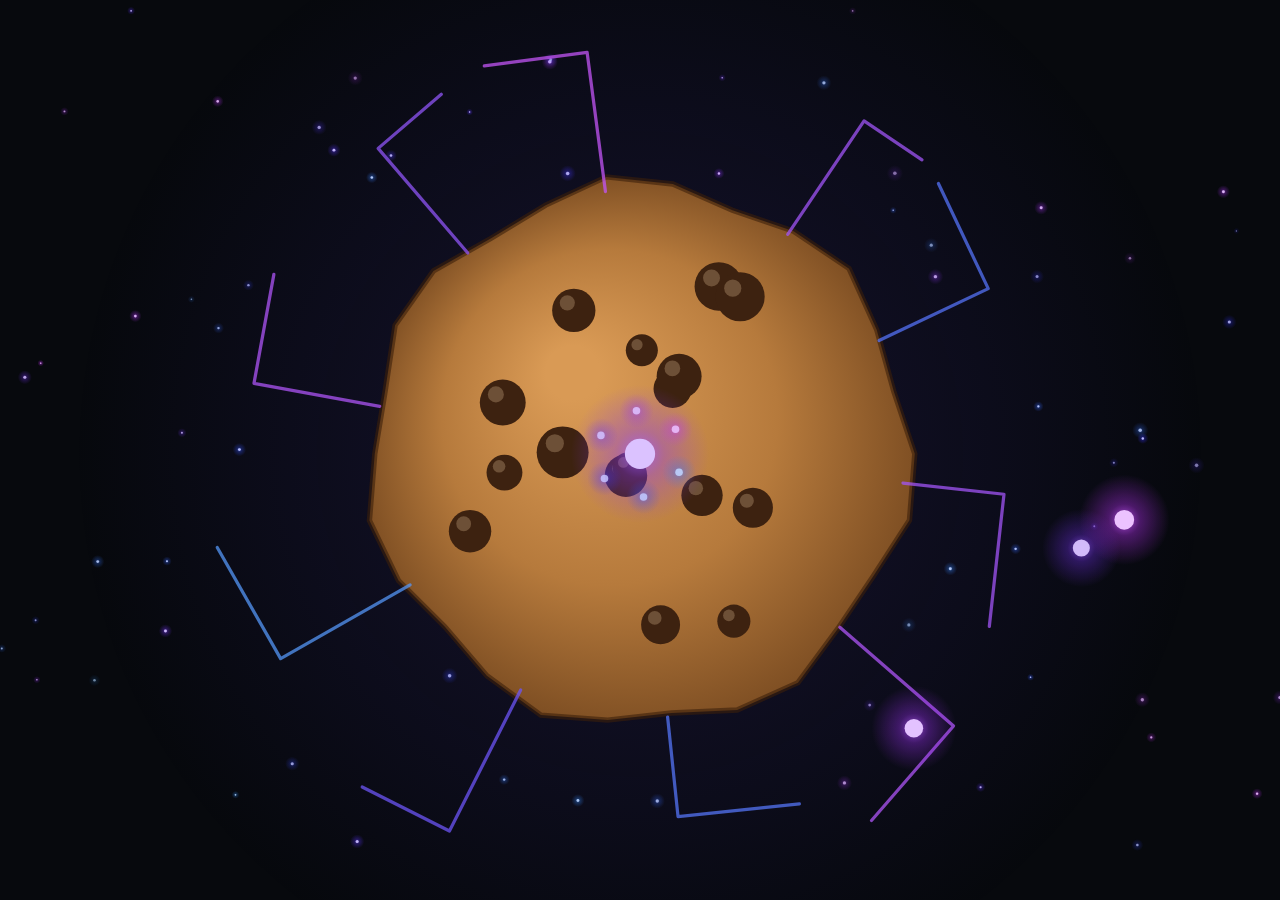
<file: webui/animasi/4. kue cookie ai.html>
<!DOCTYPE html>
<html lang="id" class="dark">
<head>
<meta charset="utf-8">
<meta name="viewport" content="width=device-width, initial-scale=1, maximum-scale=1, user-scalable=no">
<title>Kue Cookie AI</title>
<style>
  html,body{margin:0;padding:0;height:100%;background:#07090d;overflow:hidden}
  #fxwrap{position:fixed;inset:0}
  #cookie-canvas{display:block;width:100%;height:100%}
</style>
</head>
<body>
<div id="fxwrap"><canvas id="cookie-canvas"></canvas></div>
<script>
(function(){
  "use strict";
  const canvas = document.getElementById('cookie-canvas');
  const ctx = canvas.getContext('2d');
  const TAU = Math.PI * 2;
  const rnd = (a,b)=>a+Math.random()*(b-a);

  let W=0,H=0;
  function resize(){
    const dpr=Math.min(window.devicePixelRatio||1,2);
    const box=canvas.parentElement;
    W=box.clientWidth||window.innerWidth;
    H=box.clientHeight||window.innerHeight;
    canvas.style.width='100%';canvas.style.height='100%';
    canvas.width=W*dpr;canvas.height=H*dpr;
    ctx.setTransform(dpr,0,0,dpr,0,0);
    layout();
  }
  window.addEventListener('resize',resize);

  // --- cookie (seeded biar chips & trace stabil, tidak kedip) ---
  let R=0,cx=0,cy=0,chips=[],traces=[];
  function mulberry(seed){let t=seed>>>0;return function(){t+=0x6D2B79F5;let r=Math.imul(t^t>>>15,1|t);r^=r+Math.imul(r^r>>>7,61|r);return((r^r>>>14)>>>0)/4294967296;};}
  function layout(){
    R=Math.min(W,H)*0.30; cx=W/2; cy=H/2;
    const s=mulberry(20261012);
    chips=[];
    for(let i=0;i<16;i++){
      const a=s()*TAU, d=Math.sqrt(s())*R*0.72;
      chips.push({x:Math.cos(a)*d,y:Math.sin(a)*d,r:R*rnd(0.055,0.10)});
    }
    // trace sirkuit: dari tepi kue keluar dengan belokan siku, ujung = node neon
    traces=[];
    const N=10;
    for(let i=0;i<N;i++){
      const a=(i/N)*TAU + s()*0.25;
      const segs=[];let x=Math.cos(a)*R*0.98,y=Math.sin(a)*R*0.98;
      segs.push([x,y]);
      const out=R*rnd(0.35,0.6);
      x+=Math.cos(a)*out; y+=Math.sin(a)*out; segs.push([x,y]);
      const turn=s()<0.5?1:-1, perp=a+turn*Math.PI/2, out2=R*rnd(0.25,0.5);
      x+=Math.cos(perp)*out2; y+=Math.sin(perp)*out2; segs.push([x,y]);
      traces.push({pts:segs,hue:215+s()*70,ph:s()*TAU,rot:s()*0.4+0.1});
    }
  }

  // --- partikel neon melayang ---
  const P=[];
  function mkP(init){return{x:rnd(0,W),y:init?rnd(0,H):rnd(H+10,H+60),r:rnd(1,2.6),
    vy:rnd(0.15,0.55),sw:rnd(6,26),ph:rnd(0,TAU),sp:rnd(0.008,0.02),
    hue:rnd(210,285),a:rnd(0.25,0.7)};}
  function seedP(){P.length=0;const n=Math.round(Math.min(1,Math.min(W,H)/700+0.4)*70);
    for(let i=0;i<n;i++)P.push(mkP(true));}

  function glowDot(x,y,r,hue,alpha){
    const g=ctx.createRadialGradient(x,y,0,x,y,r*3.2);
    g.addColorStop(0,'hsla('+hue+',100%,70%,'+alpha+')');
    g.addColorStop(0.35,'hsla('+hue+',100%,60%,'+(alpha*0.45)+')');
    g.addColorStop(1,'hsla('+hue+',100%,60%,0)');
    ctx.fillStyle=g;ctx.beginPath();ctx.arc(x,y,r*3.2,0,TAU);ctx.fill();
    ctx.fillStyle='hsla('+hue+',100%,88%,'+Math.min(1,alpha+0.25)+')';
    ctx.beginPath();ctx.arc(x,y,r*0.7,0,TAU);ctx.fill();
  }

  function drawCookie(t){
    const bob=Math.sin(t*0.9)*R*0.02;
    const y=cy+bob;
    // halo lembut di belakang kue
    const halo=ctx.createRadialGradient(cx,y,R*0.2,cx,y,R*2.1);
    halo.addColorStop(0,'rgba(90,60,220,0.16)');halo.addColorStop(1,'rgba(90,60,220,0)');
    ctx.fillStyle=halo;ctx.beginPath();ctx.arc(cx,y,R*2.1,0,TAU);ctx.fill();

    ctx.save();ctx.translate(cx,y);
    // pinggir kue bergerigi halus
    ctx.beginPath();
    const teeth=26;
    for(let i=0;i<=teeth;i++){
      const a=(i/teeth)*TAU;
      const rr=R*(1+0.035*Math.sin(a*7+t*0.6));
      const px=Math.cos(a)*rr,py=Math.sin(a)*rr;
      i?ctx.lineTo(px,py):ctx.moveTo(px,py);
    }
    ctx.closePath();
    const body=ctx.createRadialGradient(-R*0.25,-R*0.3,R*0.1,0,0,R*1.05);
    body.addColorStop(0,'#d99a55');body.addColorStop(0.55,'#b67a3c');body.addColorStop(1,'#7c4d22');
    ctx.fillStyle=body;ctx.fill();
    ctx.strokeStyle='rgba(60,32,10,0.6)';ctx.lineWidth=Math.max(2,R*0.02);ctx.stroke();

    // chips coklat
    for(const c of chips){
      ctx.fillStyle='#3d2210';
      ctx.beginPath();ctx.arc(c.x,c.y,c.r,0,TAU);ctx.fill();
      ctx.fillStyle='rgba(255,220,170,0.25)';
      ctx.beginPath();ctx.arc(c.x-c.r*0.3,c.y-c.r*0.35,c.r*0.35,0,TAU);ctx.fill();
    }

    // trace sirkuit berputar pelan + node berdenyut
    for(const tr of traces){
      const rot=t*tr.rot*0.25;
      ctx.save();ctx.rotate(rot);
      ctx.strokeStyle='hsla('+tr.hue+',90%,65%,0.75)';
      ctx.lineWidth=Math.max(1.5,R*0.012);ctx.lineJoin='round';ctx.lineCap='round';
      ctx.beginPath();
      tr.pts.forEach((p,i)=>i?ctx.lineTo(p[0],p[1]):ctx.moveTo(p[0],p[1]));
      ctx.stroke();
      const end=tr.pts[tr.pts.length-1];
      const pulse=0.6+0.4*Math.sin(t*2.2+tr.ph);
      ctx.restore();
      const ex=cx+end[0]*Math.cos(rot)-end[1]*Math.sin(rot);
      const ey=y+end[0]*Math.sin(rot)+end[1]*Math.cos(rot);
      glowDot(ex,ey,R*0.045*(0.8+0.4*pulse),tr.hue,0.55+0.3*pulse);
    }
    ctx.restore();

    // kilau "AI" kecil di tengah: simpul saraf mini
    const nr=R*0.16;
    glowDot(cx,y,nr*0.5,265,0.8);
    for(let i=0;i<6;i++){
      const a=(i/6)*TAU+t*0.5;
      glowDot(cx+Math.cos(a)*nr,y+Math.sin(a)*nr,R*0.02,220+i*12,0.6);
    }
  }

  let t=0;
  function frame(){
    t+=1/60;
    ctx.clearRect(0,0,W,H);
    // partikel
    for(const p of P){
      p.y-=p.vy;p.ph+=p.sp;
      const x=p.x+Math.sin(p.ph)*p.sw;
      if(p.y<-20)Object.assign(p,mkP(false));
      glowDot(x,p.y,p.r,p.hue,p.a);
    }
    drawCookie(t);
    requestAnimationFrame(frame);
  }

  resize();seedP();frame();
})();
</script>
</body>
</html>
</file>
